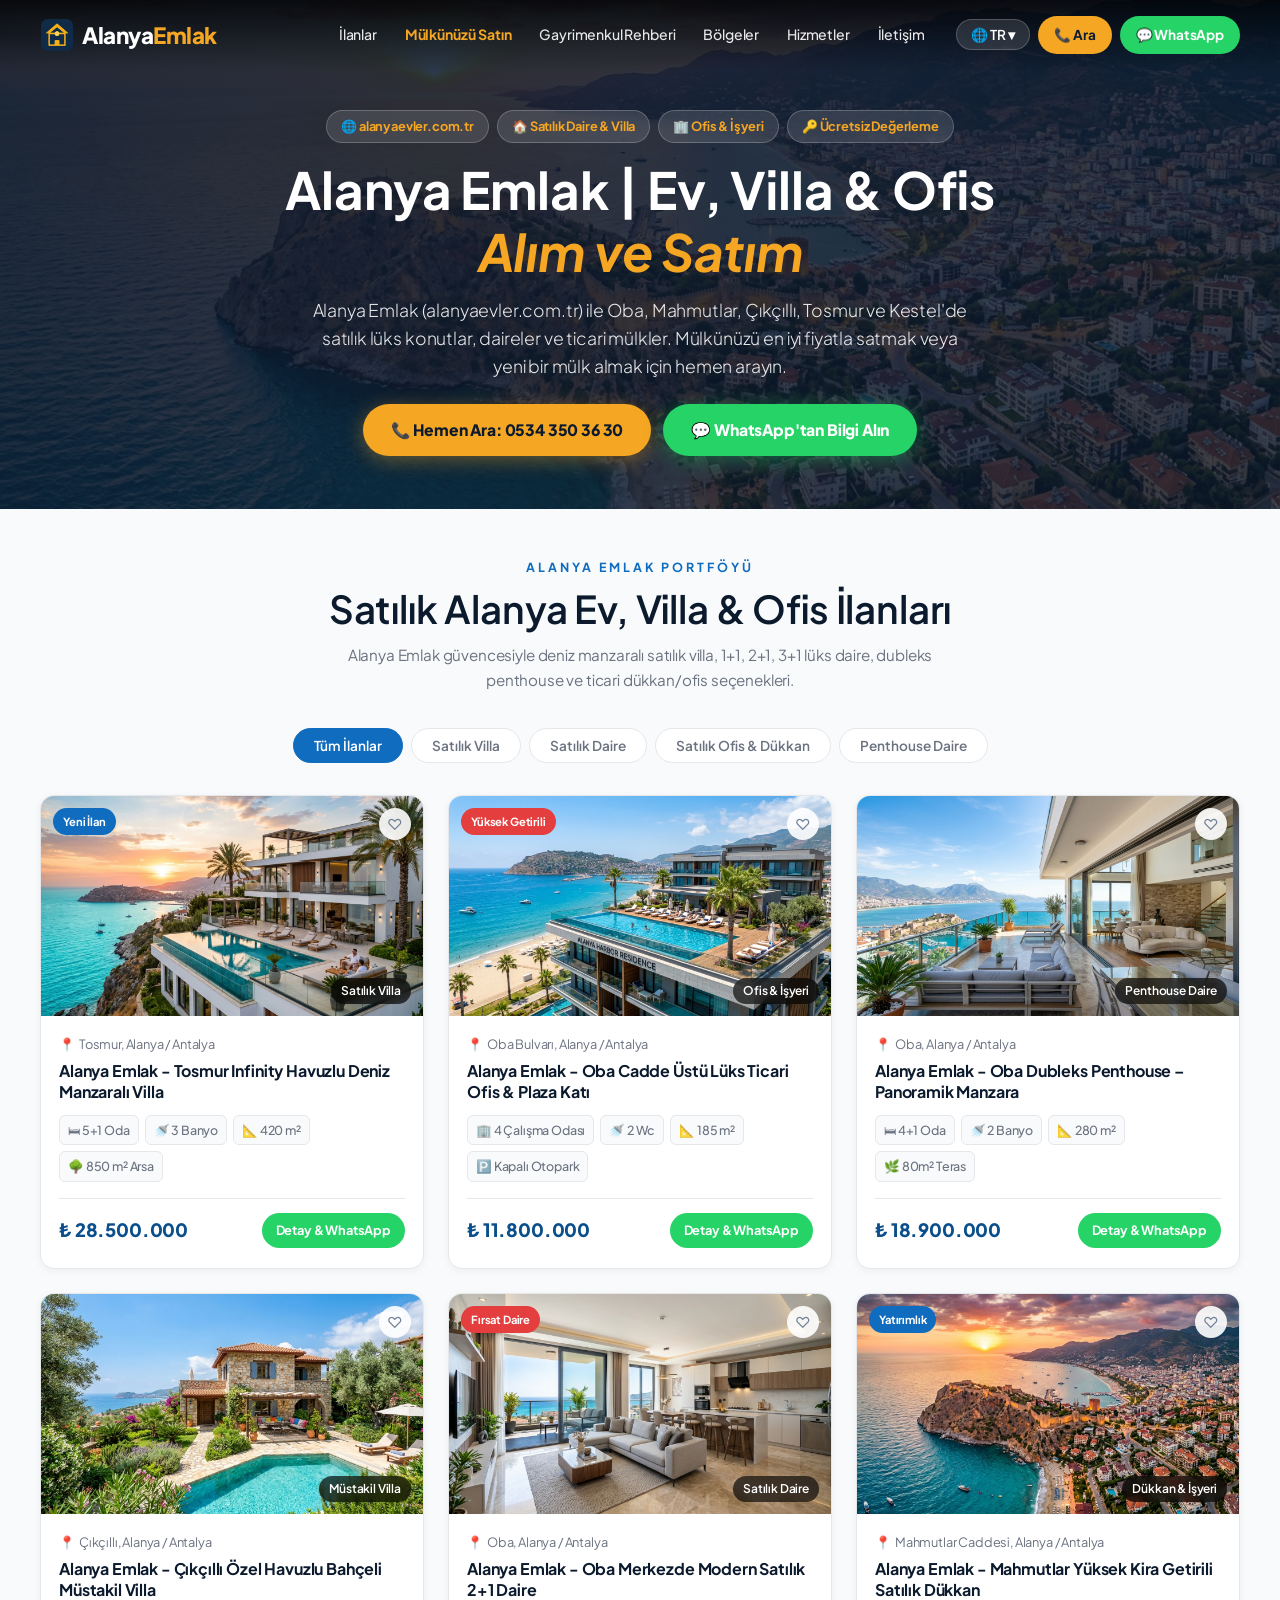
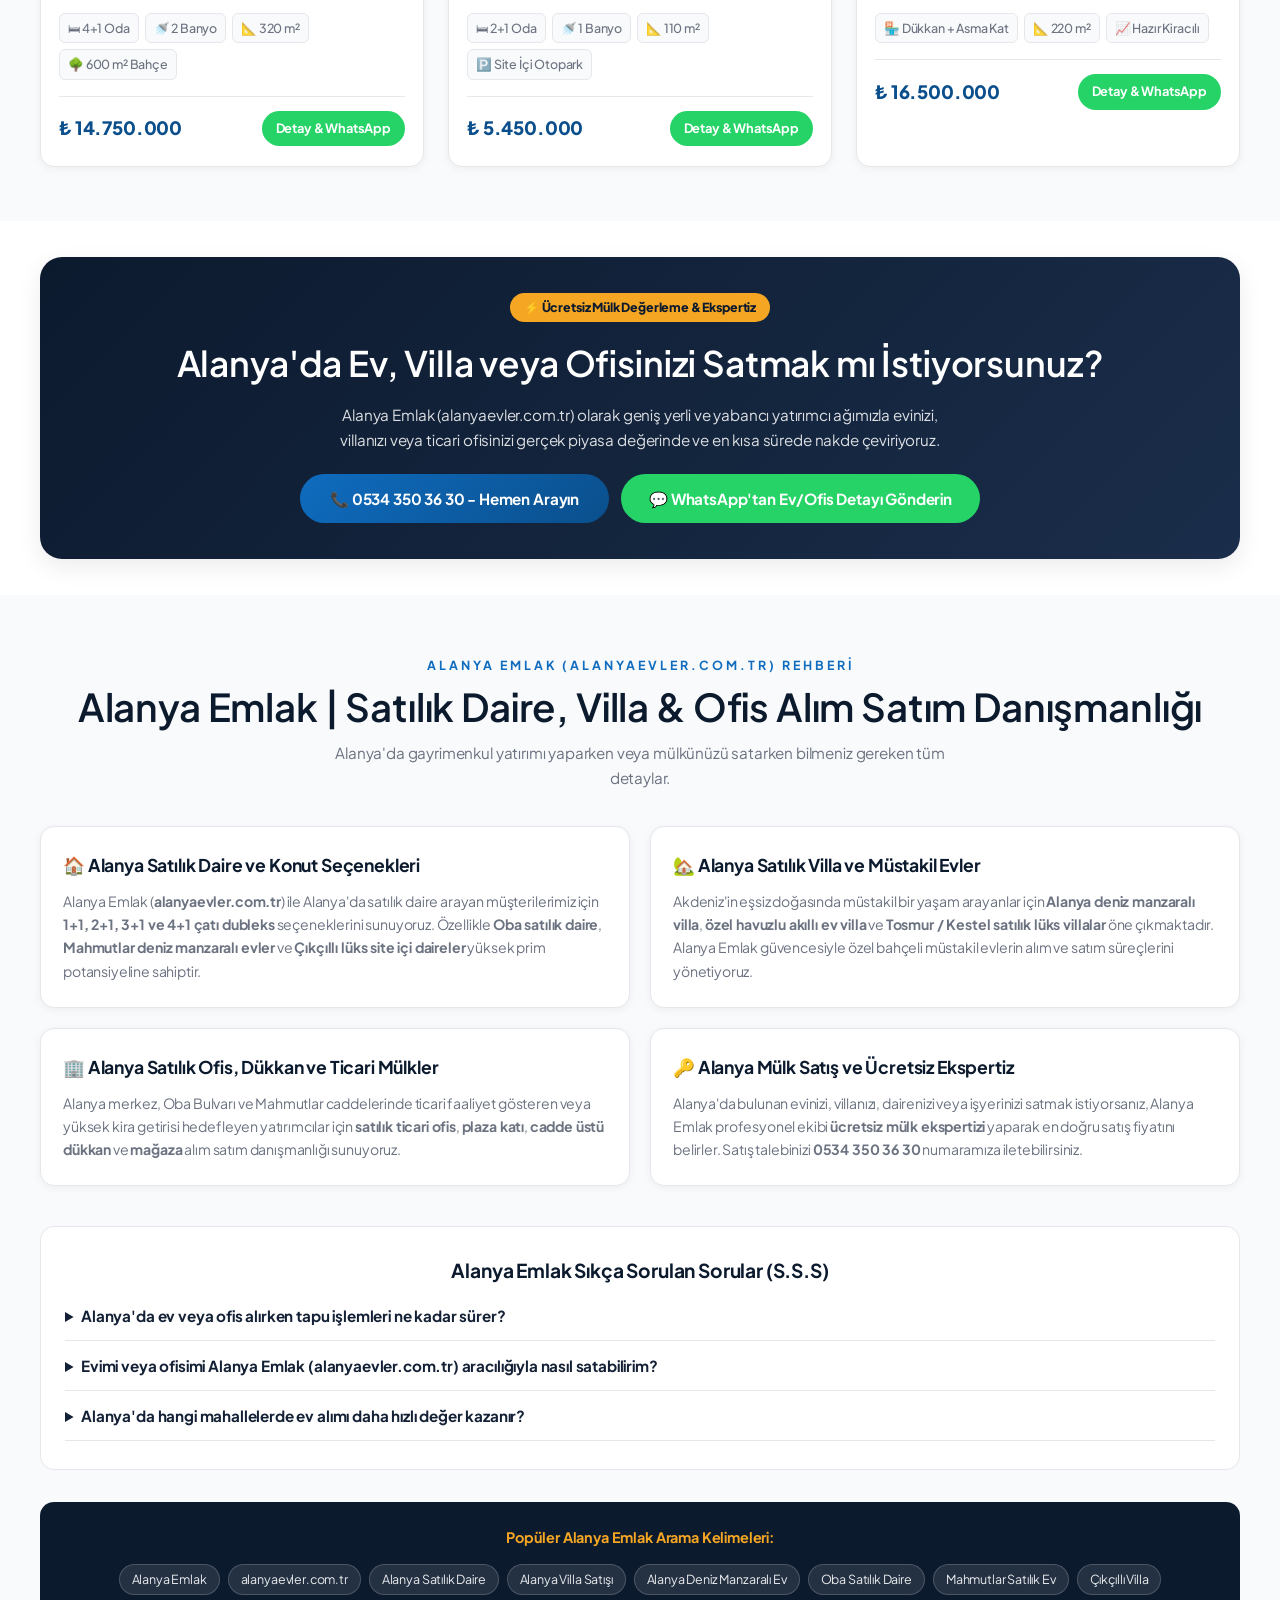
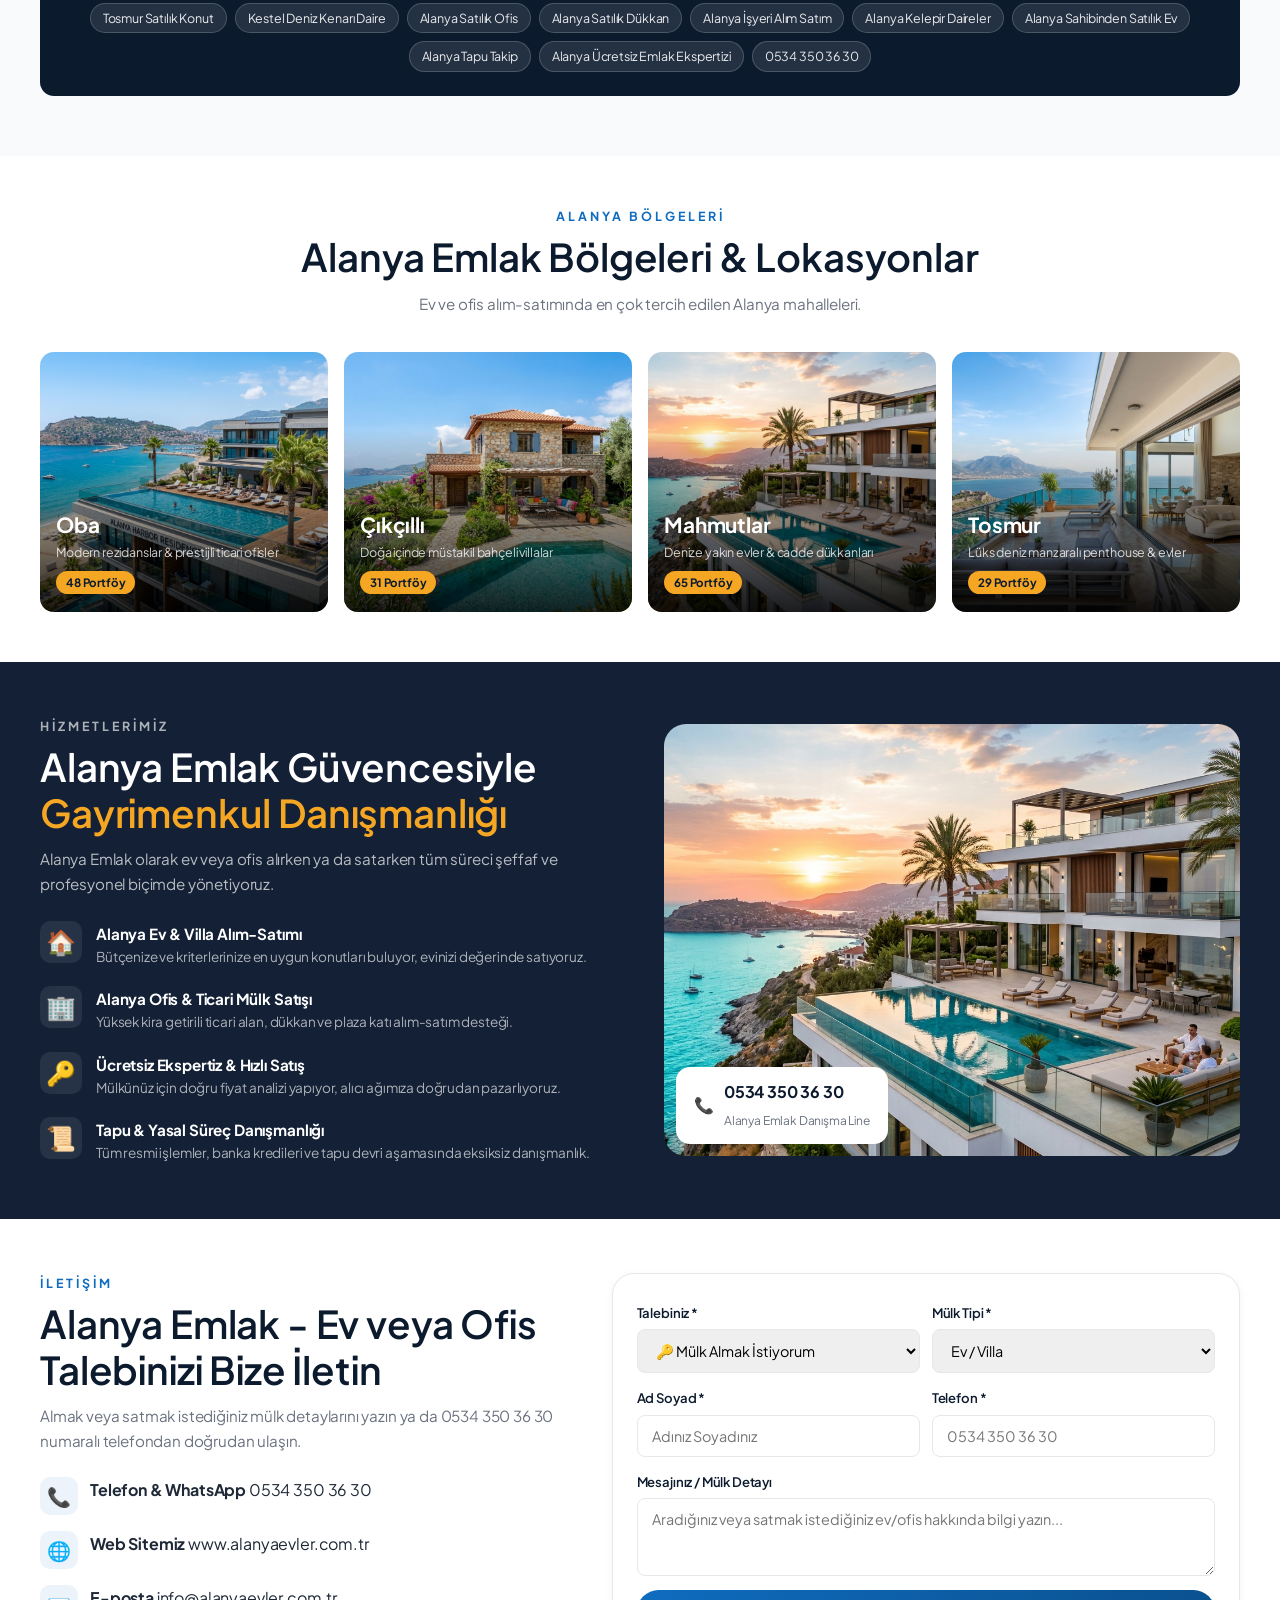
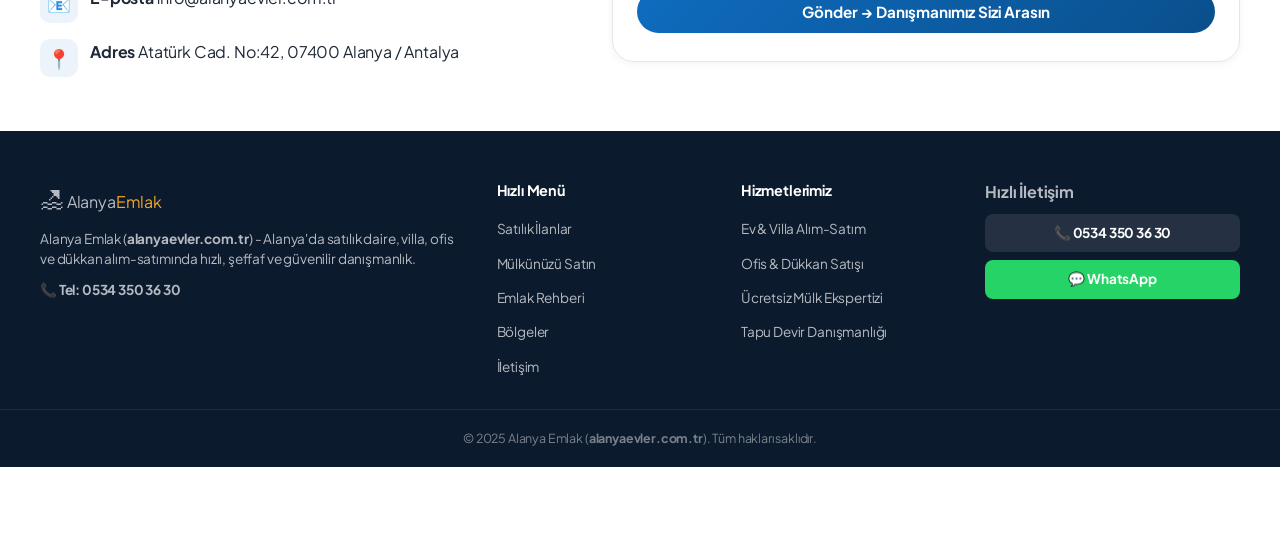
<file: index.html>
<!DOCTYPE html>
<html lang="tr">
<head>
  <!-- Google tag (gtag.js) -->
  <script async src="https://www.googletagmanager.com/gtag/js?id=AW-18306847725"></script>
  <script>
    window.dataLayer = window.dataLayer || [];
    function gtag(){dataLayer.push(arguments);}
    gtag('js', new Date());

    gtag('config', 'AW-18306847725');
  </script>

  <meta charset="UTF-8" />
  <meta name="viewport" content="width=device-width, initial-scale=1.0" />

  <!-- SEO Meta Tags -->
  <title>Alanya Emlak | Satılık Daire, Villa, Ofis & İşyeri – alanyaevler.com.tr</title>
  <meta name="description" content="Alanya Emlak (alanyaevler.com.tr) ile Alanya'da satılık daire, deniz manzaralı villa, penthouse ve ticari ofis alım satımı. Mülkünüzü değerinde satmak veya yeni bir ev almak için 0534 350 36 30 numaralı telefondan bize ulaşın." />
  <meta name="keywords" content="alanya emlak, alanyaevler.com.tr, alanya satılık daire, alanya villa satışı, alanya ev alımı, alanya ev satışı, alanya ofis satışı, alanya dükkan satılık, alanya oba satılık daire, alanya mahmutlar ev satışı, alanya cikcilli villa, alanya tosmur lüks daire, alanya kestel deniz manzaralı villa, alanya gayrimenkul danışmanı, alanya kelepir daire, alanya uygun fiyatlı evler, alanya yatırımlık dükkan, alanya deniz kenarı rezidans, alanya tapu devri danışmanlığı, alanya ücretsiz mülk değerleme, 0534 350 36 30" />
  <meta name="author" content="Alanya Emlak" />
  <meta name="robots" content="index, follow, max-image-preview:large, max-snippet:-1, max-video-preview:-1" />
  <meta name="google-site-verification" content="SbpFuB-q7W7WU42CqfBKwYfPBu1md57FYNaONwI0_yk" />
  <link rel="canonical" href="https://www.alanyaevler.com.tr/" />

  <!-- Favicon / Brand Icon -->
  <link rel="icon" type="image/svg+xml" href="/favicon.svg" />
  <link rel="icon" type="image/png" sizes="32x32" href="/favicon.png" />
  <link rel="icon" type="image/x-icon" href="/favicon.ico" />
  <link rel="apple-touch-icon" href="/apple-touch-icon.png" />

  <!-- Hreflang Tags for Multilingual SEO -->
  <link rel="alternate" hreflang="tr" href="https://www.alanyaevler.com.tr/" />
  <link rel="alternate" hreflang="en" href="https://www.alanyaevler.com.tr/en/" />
  <link rel="alternate" hreflang="ru" href="https://www.alanyaevler.com.tr/ru/" />
  <link rel="alternate" hreflang="de" href="https://www.alanyaevler.com.tr/de/" />
  <link rel="alternate" hreflang="x-default" href="https://www.alanyaevler.com.tr/" />

  <!-- Open Graph / Facebook / WhatsApp -->
  <meta property="og:type" content="website" />
  <meta property="og:locale" content="tr_TR" />
  <meta property="og:url" content="https://www.alanyaevler.com.tr/" />
  <meta property="og:site_name" content="Alanya Emlak" />
  <meta property="og:title" content="Alanya Emlak | Satılık Daire, Villa, Ofis & İşyeri Alım Satım" />
  <meta property="og:description" content="Alanya Emlak (alanyaevler.com.tr) - Alanya'da deniz manzaralı villa, satılık daire ve ticari ofis alım satımında en güvenilir marka. Tel: 0534 350 36 30" />
  <meta property="og:image" content="https://www.alanyaevler.com.tr/images/hero_banner.jpg" />

  <!-- Twitter Card -->
  <meta name="twitter:card" content="summary_large_image" />
  <meta name="twitter:title" content="Alanya Emlak | Satılık Daire, Villa & Ofis Alım Satımı" />
  <meta name="twitter:description" content="Alanya Emlak (alanyaevler.com.tr) ev ve ofis alım satım danışmanlığı. 0534 350 36 30" />
  <meta name="twitter:image" content="https://www.alanyaevler.com.tr/images/hero_banner.jpg" />

  <!-- Schema.org RealEstateAgent & FAQPage Structured Data -->
  <script type="application/ld+json">
  [
    {
      "@context": "https://schema.org",
      "@type": "RealEstateAgent",
      "@id": "https://www.alanyaevler.com.tr/#organization",
      "name": "Alanya Emlak",
      "url": "https://www.alanyaevler.com.tr/",
      "logo": "https://www.alanyaevler.com.tr/images/hero_banner.jpg",
      "image": "https://www.alanyaevler.com.tr/images/hero_banner.jpg",
      "telephone": "+90 534 350 36 30",
      "email": "info@alanyaevler.com.tr",
      "priceRange": "₺₺₺",
      "address": {
        "@type": "PostalAddress",
        "streetAddress": "Atatürk Cad. No:42",
        "addressLocality": "Alanya",
        "addressRegion": "Antalya",
        "postalCode": "07400",
        "addressCountry": "TR"
      },
      "geo": {
        "@type": "GeoCoordinates",
        "latitude": "36.543750",
        "longitude": "31.999820"
      },
      "areaServed": [
        "Alanya", "Oba", "Mahmutlar", "Çıkçıllı", "Tosmur", "Kestel", "Kargıcak", "Avsallar", "Konaklı"
      ],
      "openingHoursSpecification": {
        "@type": "OpeningHoursSpecification",
        "dayOfWeek": ["Monday", "Tuesday", "Wednesday", "Thursday", "Friday", "Saturday"],
        "opens": "09:00",
        "closes": "19:00"
      }
    },
    {
      "@context": "https://schema.org",
      "@type": "FAQPage",
      "mainEntity": [
        {
          "@type": "Question",
          "name": "Alanya'da ev veya ofisimi en hızlı nasıl satabilirim?",
          "acceptedAnswer": {
            "@type": "Answer",
            "text": "Alanya Emlak (alanyaevler.com.tr) olarak mülkünüze ücretsiz ekspertiz ve doğru fiyat değerlemesi yaparak, geniş alıcı portföyümüze sunuyoruz. 0534 350 36 30 numarasından veya WhatsApp'tan detayları iletebilirsiniz."
          }
        },
        {
          "@type": "Question",
          "name": "Alanya'da hangi bölgeler yatırım için avantajlıdır?",
          "acceptedAnswer": {
            "@type": "Answer",
            "text": "Oba, Mahmutlar, Tosmur, Çıkçıllı ve Kestel bölgeleri yüksek kira getirisi ve prim potansiyeliyle Alanya Emlak portföyünde en çok tercih edilen yatırım bölgeleridir."
          }
        },
        {
          "@type": "Question",
          "name": "Alanya'da satılık ticari ofis ve dükkan bulunuyor mu?",
          "acceptedAnswer": {
            "@type": "Answer",
            "text": "Evet, Alanya Emlak olarak Alanya merkez, Oba Bulvarı ve Mahmutlar caddelerinde yüksek kira getirili dükkan, plaza katı ve ticari ofis alım-satım danışmanlığı sunuyoruz."
          }
        }
      ]
    }
  ]
  </script>

  <!-- Google Fonts: Plus Jakarta Sans & Inter for professional warm readability -->
  <link rel="preconnect" href="https://fonts.googleapis.com" />
  <link rel="preconnect" href="https://fonts.gstatic.com" crossorigin />
  <link href="https://fonts.googleapis.com/css2?family=Plus+Jakarta+Sans:ital,wght@0,300;0,400;0,500;0,600;0,700;0,800;1,400;1,600&family=Inter:wght@400;500;600;700&display=swap" rel="stylesheet" />

  <link rel="stylesheet" href="style.css" />
</head>
<body>

  <!-- ===== NAVBAR ===== -->
  <header class="navbar" id="navbar">
    <div class="nav-container">
      <a href="#" class="logo" id="logo-link" aria-label="Alanya Emlak Ana Sayfa">
        <img src="/favicon.png" alt="Alanya Emlak" class="logo-img" style="width:34px;height:34px;border-radius:8px;object-fit:cover;" />
        <span class="logo-text">Alanya<span class="logo-accent">Emlak</span></span>
      </a>

      <nav class="nav-links" id="nav-links" aria-label="Ana Navigasyon">
        <a href="#ilanlar" class="nav-link">İlanlar</a>
        <a href="#mulk-sat" class="nav-link highlight-link">Mülkünüzü Satın</a>
        <a href="#seo-rehber" class="nav-link">Gayrimenkul Rehberi</a>
        <a href="#bolgeler" class="nav-link">Bölgeler</a>
        <a href="#hizmetler" class="nav-link">Hizmetler</a>
        <a href="#iletisim" class="nav-link">İletişim</a>
      </nav>

      <div class="nav-actions">
        <div class="lang-switcher" id="lang-switcher">
          <button class="lang-btn" aria-label="Dil Seçin" aria-expanded="false">🌐 TR ▾</button>
          <div class="lang-dropdown">
            <a href="/" class="lang-option active">🇹🇷 Türkçe</a>
            <a href="/en/" class="lang-option">🇬🇧 English</a>
            <a href="/ru/" class="lang-option">🇷🇺 Русский</a>
            <a href="/de/" class="lang-option">🇩🇪 Deutsch</a>
          </div>
        </div>
        <a href="tel:+905343503630" class="nav-cta nav-cta-call" id="nav-call-btn" aria-label="Hemen Ara">
          📞 Ara
        </a>
        <a href="https://wa.me/905343503630?text=Merhaba,%20Alanya%20Emlak%20üzerinden%20ev/ofis%20al%C4%B1m-sat%C4%B1m%C4%B1%20hakk%C4%B1nda%20bilgi%20almak%20istiyorum." class="nav-cta nav-cta-wp" id="nav-wp-btn" target="_blank" rel="noopener noreferrer" aria-label="WhatsApp İletişim">
          💬 WhatsApp
        </a>
      </div>

      <button class="hamburger" id="hamburger-btn" aria-label="Menü" aria-expanded="false">
        <span></span><span></span><span></span>
      </button>
    </div>
  </header>

  <!-- ===== HERO (COMPACT & CLEAN) ===== -->
  <section class="hero hero-compact" id="hero" aria-label="Ana Kapak">
    <div class="hero-bg">
      <img src="images/hero_banner.jpg" alt="Alanya Emlak alanyaevler.com.tr satılık daire ve villa gayrimenkul danışmanlığı" class="hero-img" loading="eager" />
      <div class="hero-overlay"></div>
    </div>

    <div class="hero-content">
      <div class="hero-tags">
        <span class="hero-tag">🌐 alanyaevler.com.tr</span>
        <span class="hero-tag">🏠 Satılık Daire & Villa</span>
        <span class="hero-tag">🏢 Ofis & İşyeri</span>
        <span class="hero-tag">🔑 Ücretsiz Değerleme</span>
      </div>

      <h1 class="hero-title">Alanya Emlak | Ev, Villa & Ofis<br><em>Alım ve Satım</em></h1>
      <p class="hero-subtitle">Alanya Emlak (alanyaevler.com.tr) ile Oba, Mahmutlar, Çıkçıllı, Tosmur ve Kestel'de satılık lüks konutlar, daireler ve ticari mülkler. Mülkünüzü en iyi fiyatla satmak veya yeni bir mülk almak için hemen arayın.</p>

      <!-- Hero Quick Contact Buttons -->
      <div class="hero-quick-btns">
        <a href="tel:+905343503630" class="btn-hero-call" id="hero-call-btn">
          📞 Hemen Ara: 0534 350 36 30
        </a>
        <a href="https://wa.me/905343503630?text=Merhaba,%20Alanya%20Emlak%20üzerinden%20bilgi%20almak%20istiyorum." class="btn-hero-wp" id="hero-wp-btn" target="_blank" rel="noopener noreferrer">
          💬 WhatsApp'tan Bilgi Alın
        </a>
      </div>
    </div>
  </section>

  <!-- ===== FEATURED LISTINGS ===== -->
  <section class="listings-section" id="ilanlar" aria-label="Öne Çıkan İlanlar">
    <div class="container">
      <div class="section-header">
        <p class="section-eyebrow">Alanya Emlak Portföyü</p>
        <h2 class="section-title">Satılık Alanya Ev, Villa & Ofis İlanları</h2>
        <p class="section-desc">Alanya Emlak güvencesiyle deniz manzaralı satılık villa, 1+1, 2+1, 3+1 lüks daire, dubleks penthouse ve ticari dükkan/ofis seçenekleri.</p>
      </div>

      <div class="filter-bar" role="tablist" aria-label="İlan Filtreleri">
        <button class="filter-btn active" data-filter="all" role="tab" aria-selected="true" id="filter-all">Tüm İlanlar</button>
        <button class="filter-btn" data-filter="villa" role="tab" aria-selected="false" id="filter-villa">Satılık Villa</button>
        <button class="filter-btn" data-filter="daire" role="tab" aria-selected="false" id="filter-daire">Satılık Daire</button>
        <button class="filter-btn" data-filter="ofis" role="tab" aria-selected="false" id="filter-ofis">Satılık Ofis & Dükkan</button>
        <button class="filter-btn" data-filter="penthouse" role="tab" aria-selected="false" id="filter-penthouse">Penthouse Daire</button>
      </div>

      <div class="listings-grid" id="listings-grid">

        <!-- Listing 1: Villa -->
        <article class="listing-card" data-type="villa" itemscope itemtype="https://schema.org/Accommodation">
          <div class="card-img-wrap">
            <img src="images/villa_deniz.jpg" alt="Alanya Emlak Tosmur deniz manzaralı satılık lüks müstakil villa" class="card-img" loading="lazy" itemprop="image" />
            <span class="card-badge badge-new">Yeni İlan</span>
            <span class="card-type">Satılık Villa</span>
            <button class="card-fav" aria-label="Favorilere ekle" data-id="1">♡</button>
          </div>
          <div class="card-body">
            <div class="card-location" itemprop="address">
              <span class="pin">📍</span> Tosmur, Alanya / Antalya
            </div>
            <h3 class="card-title" itemprop="name">Alanya Emlak - Tosmur Infinity Havuzlu Deniz Manzaralı Villa</h3>
            <div class="card-features">
              <span class="feat-item">🛏 5+1 Oda</span>
              <span class="feat-item">🚿 3 Banyo</span>
              <span class="feat-item">📐 420 m²</span>
              <span class="feat-item">🌳 850 m² Arsa</span>
            </div>
            <div class="card-footer">
              <span class="card-price" itemprop="price">₺ 28.500.000</span>
              <a href="https://wa.me/905343503630?text=Merhaba,%20Alanya%20Emlak%20Tosmur%20Villa%20ilan%C4%B1%20hakk%C4%B1nda%20bilgi%20almak%20istiyorum." target="_blank" rel="noopener noreferrer" class="card-btn" aria-label="İlan 1 WhatsApp Bilgi">Detay & WhatsApp</a>
            </div>
          </div>
        </article>

        <!-- Listing 2: Ofis & İşyeri -->
        <article class="listing-card" data-type="ofis" itemscope itemtype="https://schema.org/Accommodation">
          <div class="card-img-wrap">
            <img src="images/rezidans.jpg" alt="Alanya Emlak Oba bulvarı satılık ticari lüks ofis plaza dükkan" class="card-img" loading="lazy" itemprop="image" />
            <span class="card-badge badge-hot">Yüksek Getirili</span>
            <span class="card-type">Ofis & İşyeri</span>
            <button class="card-fav" aria-label="Favorilere ekle" data-id="2">♡</button>
          </div>
          <div class="card-body">
            <div class="card-location" itemprop="address">
              <span class="pin">📍</span> Oba Bulvarı, Alanya / Antalya
            </div>
            <h3 class="card-title" itemprop="name">Alanya Emlak - Oba Cadde Üstü Lüks Ticari Ofis & Plaza Katı</h3>
            <div class="card-features">
              <span class="feat-item">🏢 4 Çalışma Odası</span>
              <span class="feat-item">🚿 2 Wc</span>
              <span class="feat-item">📐 185 m²</span>
              <span class="feat-item">🅿️ Kapalı Otopark</span>
            </div>
            <div class="card-footer">
              <span class="card-price" itemprop="price">₺ 11.800.000</span>
              <a href="https://wa.me/905343503630?text=Merhaba,%20Alanya%20Emlak%20Oba%20Ofis%20ilan%C4%B1%20hakk%C4%B1nda%20bilgi%20almak%20istiyorum." target="_blank" rel="noopener noreferrer" class="card-btn" aria-label="Ofis İlanı Bilgi">Detay & WhatsApp</a>
            </div>
          </div>
        </article>

        <!-- Listing 3: Penthouse -->
        <article class="listing-card" data-type="penthouse" itemscope itemtype="https://schema.org/Accommodation">
          <div class="card-img-wrap">
            <img src="images/penthouse.jpg" alt="Alanya Emlak Oba panoramik deniz ve dağ manzaralı satılık penthouse daire" class="card-img" loading="lazy" itemprop="image" />
            <span class="card-type">Penthouse Daire</span>
            <button class="card-fav" aria-label="Favorilere ekle" data-id="3">♡</button>
          </div>
          <div class="card-body">
            <div class="card-location" itemprop="address">
              <span class="pin">📍</span> Oba, Alanya / Antalya
            </div>
            <h3 class="card-title" itemprop="name">Alanya Emlak - Oba Dubleks Penthouse – Panoramik Manzara</h3>
            <div class="card-features">
              <span class="feat-item">🛏 4+1 Oda</span>
              <span class="feat-item">🚿 2 Banyo</span>
              <span class="feat-item">📐 280 m²</span>
              <span class="feat-item">🌿 80m² Teras</span>
            </div>
            <div class="card-footer">
              <span class="card-price" itemprop="price">₺ 18.900.000</span>
              <a href="https://wa.me/905343503630?text=Merhaba,%20Alanya%20Emlak%20Oba%20Penthouse%20ilan%C4%B1%20hakk%C4%B1nda%20bilgi%20almak%20istiyorum." target="_blank" rel="noopener noreferrer" class="card-btn" aria-label="Penthouse İlanı Bilgi">Detay & WhatsApp</a>
            </div>
          </div>
        </article>

        <!-- Listing 4: Bahçeli Villa -->
        <article class="listing-card" data-type="villa" itemscope itemtype="https://schema.org/Accommodation">
          <div class="card-img-wrap">
            <img src="images/bahceli_villa.jpg" alt="Alanya Emlak Çıkçıllı müstakil bahçeli havuzlu satılık villa" class="card-img" loading="lazy" itemprop="image" />
            <span class="card-type">Müstakil Villa</span>
            <button class="card-fav" aria-label="Favorilere ekle" data-id="4">♡</button>
          </div>
          <div class="card-body">
            <div class="card-location" itemprop="address">
              <span class="pin">📍</span> Çıkçıllı, Alanya / Antalya
            </div>
            <h3 class="card-title" itemprop="name">Alanya Emlak - Çıkçıllı Özel Havuzlu Bahçeli Müstakil Villa</h3>
            <div class="card-features">
              <span class="feat-item">🛏 4+1 Oda</span>
              <span class="feat-item">🚿 2 Banyo</span>
              <span class="feat-item">📐 320 m²</span>
              <span class="feat-item">🌳 600 m² Bahçe</span>
            </div>
            <div class="card-footer">
              <span class="card-price" itemprop="price">₺ 14.750.000</span>
              <a href="https://wa.me/905343503630?text=Merhaba,%20Alanya%20Emlak%20Cikcilli%20Villa%20ilan%C4%B1%20hakk%C4%B1nda%20bilgi%20almak%20istiyorum." target="_blank" rel="noopener noreferrer" class="card-btn" aria-label="Villa Bilgi">Detay & WhatsApp</a>
            </div>
          </div>
        </article>

        <!-- Listing 5: Daire -->
        <article class="listing-card" data-type="daire" itemscope itemtype="https://schema.org/Accommodation">
          <div class="card-img-wrap">
            <img src="images/daire_oba.jpg" alt="Alanya Emlak Oba satılık 2+1 modern daire uygun fiyatlı emlak" class="card-img" loading="lazy" itemprop="image" />
            <span class="card-badge badge-hot">Fırsat Daire</span>
            <span class="card-type">Satılık Daire</span>
            <button class="card-fav" aria-label="Favorilere ekle" data-id="5">♡</button>
          </div>
          <div class="card-body">
            <div class="card-location" itemprop="address">
              <span class="pin">📍</span> Oba, Alanya / Antalya
            </div>
            <h3 class="card-title" itemprop="name">Alanya Emlak - Oba Merkezde Modern Satılık 2+1 Daire</h3>
            <div class="card-features">
              <span class="feat-item">🛏 2+1 Oda</span>
              <span class="feat-item">🚿 1 Banyo</span>
              <span class="feat-item">📐 110 m²</span>
              <span class="feat-item">🅿️ Site İçi Otopark</span>
            </div>
            <div class="card-footer">
              <span class="card-price" itemprop="price">₺ 5.450.000</span>
              <a href="https://wa.me/905343503630?text=Merhaba,%20Alanya%20Emlak%20Oba%202+1%20Daire%20ilan%C4%B1%20hakk%C4%B1nda%20bilgi%20almak%20istiyorum." target="_blank" rel="noopener noreferrer" class="card-btn" aria-label="Daire Bilgi">Detay & WhatsApp</a>
            </div>
          </div>
        </article>

        <!-- Listing 6: Ofis & Dükkan 2 -->
        <article class="listing-card" data-type="ofis" itemscope itemtype="https://schema.org/Accommodation">
          <div class="card-img-wrap">
            <img src="images/hero_banner.jpg" alt="Alanya Emlak Mahmutlar ana cadde üzerinde satılık dükkan işyeri ticari emlak" class="card-img" loading="lazy" itemprop="image" />
            <span class="card-badge badge-new">Yatırımlık</span>
            <span class="card-type">Dükkan & İşyeri</span>
            <button class="card-fav" aria-label="Favorilere ekle" data-id="6">♡</button>
          </div>
          <div class="card-body">
            <div class="card-location" itemprop="address">
              <span class="pin">📍</span> Mahmutlar Caddesi, Alanya / Antalya
            </div>
            <h3 class="card-title" itemprop="name">Alanya Emlak - Mahmutlar Yüksek Kira Getirili Satılık Dükkan</h3>
            <div class="card-features">
              <span class="feat-item">🏪 Dükkan + Asma Kat</span>
              <span class="feat-item">📐 220 m²</span>
              <span class="feat-item">📈 Hazır Kiracılı</span>
            </div>
            <div class="card-footer">
              <span class="card-price" itemprop="price">₺ 16.500.000</span>
              <a href="https://wa.me/905343503630?text=Merhaba,%20Alanya%20Emlak%20Mahmutlar%20Isyeri%20ilan%C4%B1%20hakk%C4%B1nda%20bilgi%20almak%20istiyorum." target="_blank" rel="noopener noreferrer" class="card-btn" aria-label="İşyeri Bilgi">Detay & WhatsApp</a>
            </div>
          </div>
        </article>

      </div>
    </div>
  </section>

  <!-- ===== SELL YOUR PROPERTY BANNER ===== -->
  <section class="mulk-sat-section" id="mulk-sat" aria-label="Ev veya Ofisinizi Satın">
    <div class="container">
      <div class="sell-banner">
        <div class="sell-banner-content">
          <span class="sell-badge">⚡ Ücretsiz Mülk Değerleme & Ekspertiz</span>
          <h2 class="sell-title">Alanya'da Ev, Villa veya Ofisinizi Satmak mı İstiyorsunuz?</h2>
          <p class="sell-desc">Alanya Emlak (alanyaevler.com.tr) olarak geniş yerli ve yabancı yatırımcı ağımızla evinizi, villanızı veya ticari ofisinizi gerçek piyasa değerinde ve en kısa sürede nakde çeviriyoruz.</p>
          <div class="sell-actions">
            <a href="tel:+905343503630" class="btn-primary sell-btn-call">
              📞 0534 350 36 30 - Hemen Arayın
            </a>
            <a href="https://wa.me/905343503630?text=Merhaba,%20Alanya%20Emlak%20arac%C4%B1l%C4%B1%C4%9F%C4%B1yla%20evimi/ofisimi%20satmak%20istiyorum.%20Fiyat%20de%C4%9Ferlemesi%20yapar%20m%C4%B1s%C4%B1n%C4%B1z?" target="_blank" rel="noopener noreferrer" class="btn-secondary sell-btn-wp">
              💬 WhatsApp'tan Ev/Ofis Detayı Gönderin
            </a>
          </div>
        </div>
      </div>
    </div>
  </section>

  <!-- ===== EXTENSIVE SEO REHBER & KEYWORD HUB SECTION ===== -->
  <section class="seo-guide-section" id="seo-rehber" aria-label="Alanya Emlak Rehberi">
    <div class="container">
      <div class="section-header">
        <p class="section-eyebrow">Alanya Emlak (alanyaevler.com.tr) Rehberi</p>
        <h2 class="section-title">Alanya Emlak | Satılık Daire, Villa & Ofis Alım Satım Danışmanlığı</h2>
        <p class="section-desc">Alanya'da gayrimenkul yatırımı yaparken veya mülkünüzü satarken bilmeniz gereken tüm detaylar.</p>
      </div>

      <div class="seo-grid">
        <article class="seo-card">
          <h3>🏠 Alanya Satılık Daire ve Konut Seçenekleri</h3>
          <p>Alanya Emlak (<strong>alanyaevler.com.tr</strong>) ile Alanya'da satılık daire arayan müşterilerimiz için <strong>1+1, 2+1, 3+1 ve 4+1 çatı dubleks</strong> seçeneklerini sunuyoruz. Özellikle <strong>Oba satılık daire</strong>, <strong>Mahmutlar deniz manzaralı evler</strong> ve <strong>Çıkçıllı lüks site içi daireler</strong> yüksek prim potansiyeline sahiptir.</p>
        </article>

        <article class="seo-card">
          <h3>🏡 Alanya Satılık Villa ve Müstakil Evler</h3>
          <p>Akdeniz'in eşsiz doğasında müstakil bir yaşam arayanlar için <strong>Alanya deniz manzaralı villa</strong>, <strong>özel havuzlu akıllı ev villa</strong> ve <strong>Tosmur / Kestel satılık lüks villalar</strong> öne çıkmaktadır. Alanya Emlak güvencesiyle özel bahçeli müstakil evlerin alım ve satım süreçlerini yönetiyoruz.</p>
        </article>

        <article class="seo-card">
          <h3>🏢 Alanya Satılık Ofis, Dükkan ve Ticari Mülkler</h3>
          <p>Alanya merkez, Oba Bulvarı ve Mahmutlar caddelerinde ticari faaliyet gösteren veya yüksek kira getirisi hedefleyen yatırımcılar için <strong>satılık ticari ofis</strong>, <strong>plaza katı</strong>, <strong>cadde üstü dükkan</strong> ve <strong>mağaza</strong> alım satım danışmanlığı sunuyoruz.</p>
        </article>

        <article class="seo-card">
          <h3>🔑 Alanya Mülk Satış ve Ücretsiz Ekspertiz</h3>
          <p>Alanya'da bulunan evinizi, villanızı, dairenizi veya işyerinizi satmak istiyorsanız, Alanya Emlak profesyonel ekibi <strong>ücretsiz mülk ekspertizi</strong> yaparak en doğru satış fiyatını belirler. Satış talebinizi <strong>0534 350 36 30</strong> numaramıza iletebilirsiniz.</p>
        </article>
      </div>

      <!-- FAQ Section -->
      <div class="seo-faq">
        <h3 class="faq-title">Alanya Emlak Sıkça Sorulan Sorular (S.S.S)</h3>
        <div class="faq-list">
          <details class="faq-item">
            <summary><strong>Alanya'da ev veya ofis alırken tapu işlemleri ne kadar sürer?</strong></summary>
            <p>Evrakların eksiksiz olması halinde Alanya Tapu Müdürlüğü'nde tapu devir işlemleri Alanya Emlak danışmanlığı ile 1 ila 3 iş günü içerisinde tamamlanmaktadır.</p>
          </details>
          <details class="faq-item">
            <summary><strong>Evimi veya ofisimi Alanya Emlak (alanyaevler.com.tr) aracılığıyla nasıl satabilirim?</strong></summary>
            <p>Bizi 0534 350 36 30 numaralı telefondan arayabilir veya WhatsApp üzerinden mülkünüzün konumunu ve fotoğraflarını gönderebilirsiniz. Ücretsiz değerleme sonrası mülkünüzü alıcılarımızla buluşturuyoruz.</p>
          </details>
          <details class="faq-item">
            <summary><strong>Alanya'da hangi mahallelerde ev alımı daha hızlı değer kazanır?</strong></summary>
            <p>Oba, Mahmutlar, Çıkçıllı, Tosmur ve Kestel bölgeleri Alanya'nın en hızlı gelişen ve yatırım değeri sürekli artan lokasyonlarıdır.</p>
          </details>
        </div>
      </div>

      <!-- Keyword Tags Cloud for SEO -->
      <div class="seo-tags-cloud">
        <h4>Popüler Alanya Emlak Arama Kelimeleri:</h4>
        <div class="tags-wrapper">
          <span class="tag">Alanya Emlak</span>
          <span class="tag">alanyaevler.com.tr</span>
          <span class="tag">Alanya Satılık Daire</span>
          <span class="tag">Alanya Villa Satışı</span>
          <span class="tag">Alanya Deniz Manzaralı Ev</span>
          <span class="tag">Oba Satılık Daire</span>
          <span class="tag">Mahmutlar Satılık Ev</span>
          <span class="tag">Çıkçıllı Villa</span>
          <span class="tag">Tosmur Satılık Konut</span>
          <span class="tag">Kestel Deniz Kenarı Daire</span>
          <span class="tag">Alanya Satılık Ofis</span>
          <span class="tag">Alanya Satılık Dükkan</span>
          <span class="tag">Alanya İşyeri Alım Satım</span>
          <span class="tag">Alanya Kelepir Daireler</span>
          <span class="tag">Alanya Sahibinden Satılık Ev</span>
          <span class="tag">Alanya Tapu Takip</span>
          <span class="tag">Alanya Ücretsiz Emlak Ekspertizi</span>
          <span class="tag">0534 350 36 30</span>
        </div>
      </div>

    </div>
  </section>

  <!-- ===== BOLGELER ===== -->
  <section class="bolgeler-section" id="bolgeler" aria-label="Bölgeler">
    <div class="container">
      <div class="section-header">
        <p class="section-eyebrow">Alanya Bölgeleri</p>
        <h2 class="section-title">Alanya Emlak Bölgeleri & Lokasyonlar</h2>
        <p class="section-desc">Ev ve ofis alım-satımında en çok tercih edilen Alanya mahalleleri.</p>
      </div>

      <div class="bolgeler-grid">
        <div class="bolge-card" id="bolge-oba" tabindex="0" aria-label="Oba bölgesi">
          <div class="bolge-img-wrap">
            <img src="images/rezidans.jpg" alt="Oba Alanya Emlak satılık daire ve lüks rezidanslar" class="bolge-img" loading="lazy"/>
            <div class="bolge-overlay">
              <h3 class="bolge-name">Oba</h3>
              <p class="bolge-desc">Modern rezidanslar & prestijli ticari ofisler</p>
              <span class="bolge-count">48 Portföy</span>
            </div>
          </div>
        </div>

        <div class="bolge-card" id="bolge-cikcilli" tabindex="0" aria-label="Çıkçıllı bölgesi">
          <div class="bolge-img-wrap">
            <img src="images/bahceli_villa.jpg" alt="Çıkçıllı Alanya Emlak satılık bahçeli villalar" class="bolge-img" loading="lazy"/>
            <div class="bolge-overlay">
              <h3 class="bolge-name">Çıkçıllı</h3>
              <p class="bolge-desc">Doğa içinde müstakil bahçeli villalar</p>
              <span class="bolge-count">31 Portföy</span>
            </div>
          </div>
        </div>

        <div class="bolge-card" id="bolge-mahmutlar" tabindex="0" aria-label="Mahmutlar bölgesi">
          <div class="bolge-img-wrap">
            <img src="images/villa_deniz.jpg" alt="Mahmutlar Alanya Emlak satılık daireler ve dükkanlar" class="bolge-img" loading="lazy"/>
            <div class="bolge-overlay">
              <h3 class="bolge-name">Mahmutlar</h3>
              <p class="bolge-desc">Denize yakın evler & cadde dükkanları</p>
              <span class="bolge-count">65 Portföy</span>
            </div>
          </div>
        </div>

        <div class="bolge-card" id="bolge-tosmur" tabindex="0" aria-label="Tosmur bölgesi">
          <div class="bolge-img-wrap">
            <img src="images/penthouse.jpg" alt="Tosmur Alanya Emlak lüks deniz manzaralı satılık evler" class="bolge-img" loading="lazy"/>
            <div class="bolge-overlay">
              <h3 class="bolge-name">Tosmur</h3>
              <p class="bolge-desc">Lüks deniz manzaralı penthouse & evler</p>
              <span class="bolge-count">29 Portföy</span>
            </div>
          </div>
        </div>
      </div>
    </div>
  </section>

  <!-- ===== WHY US ===== -->
  <section class="why-section" id="hizmetler" aria-label="Neden Biz">
    <div class="why-bg"></div>
    <div class="container why-inner">
      <div class="why-text">
        <p class="section-eyebrow light">Hizmetlerimiz</p>
        <h2 class="section-title light">Alanya Emlak Güvencesiyle <span class="accent-text">Gayrimenkul Danışmanlığı</span></h2>
        <p class="section-desc light">Alanya Emlak olarak ev veya ofis alırken ya da satarken tüm süreci şeffaf ve profesyonel biçimde yönetiyoruz.</p>

        <ul class="why-list">
          <li class="why-item">
            <span class="why-icon">🏠</span>
            <div>
              <strong>Alanya Ev & Villa Alım-Satımı</strong>
              <p>Bütçenize ve kriterlerinize en uygun konutları buluyor, evinizi değerinde satıyoruz.</p>
            </div>
          </li>
          <li class="why-item">
            <span class="why-icon">🏢</span>
            <div>
              <strong>Alanya Ofis & Ticari Mülk Satışı</strong>
              <p>Yüksek kira getirili ticari alan, dükkan ve plaza katı alım-satım desteği.</p>
            </div>
          </li>
          <li class="why-item">
            <span class="why-icon">🔑</span>
            <div>
              <strong>Ücretsiz Ekspertiz & Hızlı Satış</strong>
              <p>Mülkünüz için doğru fiyat analizi yapıyor, alıcı ağımıza doğrudan pazarlıyoruz.</p>
            </div>
          </li>
          <li class="why-item">
            <span class="why-icon">📜</span>
            <div>
              <strong>Tapu & Yasal Süreç Danışmanlığı</strong>
              <p>Tüm resmi işlemler, banka kredileri ve tapu devri aşamasında eksiksiz danışmanlık.</p>
            </div>
          </li>
        </ul>
      </div>

      <div class="why-visual">
        <div class="why-card-big">
          <img src="images/villa_deniz.jpg" alt="Alanya Emlak lüks villa satışı" class="why-img" loading="lazy" />
          <div class="why-badge-float">
            <span class="badge-icon">📞</span>
            <div>
              <strong>0534 350 36 30</strong>
              <small>Alanya Emlak Danışma Line</small>
            </div>
          </div>
        </div>
      </div>
    </div>
  </section>

  <!-- ===== CONTACT ===== -->
  <section class="contact-section" id="iletisim" aria-label="İletişim">
    <div class="container contact-inner">
      <div class="contact-info">
        <p class="section-eyebrow">İletişim</p>
        <h2 class="section-title">Alanya Emlak - Ev veya Ofis Talebinizi Bize İletin</h2>
        <p class="section-desc">Almak veya satmak istediğiniz mülk detaylarını yazın ya da 0534 350 36 30 numaralı telefondan doğrudan ulaşın.</p>

        <ul class="contact-details">
          <li>
            <span class="contact-icon">📞</span>
            <div>
              <strong>Telefon & WhatsApp</strong>
              <a href="tel:+905343503630" id="contact-phone-link">0534 350 36 30</a>
            </div>
          </li>
          <li>
            <span class="contact-icon">🌐</span>
            <div>
              <strong>Web Sitemiz</strong>
              <a href="https://www.alanyaevler.com.tr" id="contact-web-link">www.alanyaevler.com.tr</a>
            </div>
          </li>
          <li>
            <span class="contact-icon">📧</span>
            <div>
              <strong>E-posta</strong>
              <a href="mailto:info@alanyaevler.com.tr" id="contact-email-link">info@alanyaevler.com.tr</a>
            </div>
          </li>
          <li>
            <span class="contact-icon">📍</span>
            <div>
              <strong>Adres</strong>
              <span>Atatürk Cad. No:42, 07400 Alanya / Antalya</span>
            </div>
          </li>
        </ul>
      </div>

      <form class="contact-form" id="contact-form" novalidate aria-label="İletişim Formu">
        <div class="form-row">
          <div class="form-group">
            <label for="form-intent">Talebiniz *</label>
            <select id="form-intent" name="intent" required>
              <option value="alım">🔑 Mülk Almak İstiyorum</option>
              <option value="satım">💰 Mülkümü Satmak İstiyorum</option>
            </select>
          </div>
          <div class="form-group">
            <label for="form-interest">Mülk Tipi *</label>
            <select id="form-interest" name="interest" required>
              <option value="ev">Ev / Villa</option>
              <option value="daire">Daire</option>
              <option value="ofis">Ofis / İşyeri / Dükkan</option>
              <option value="penthouse">Penthouse</option>
            </select>
          </div>
        </div>

        <div class="form-row">
          <div class="form-group">
            <label for="form-name">Ad Soyad *</label>
            <input type="text" id="form-name" name="name" placeholder="Adınız Soyadınız" required autocomplete="name" />
          </div>
          <div class="form-group">
            <label for="form-phone">Telefon *</label>
            <input type="tel" id="form-phone" name="phone" placeholder="0534 350 36 30" required autocomplete="tel" />
          </div>
        </div>

        <div class="form-group">
          <label for="form-message">Mesajınız / Mülk Detayı</label>
          <textarea id="form-message" name="message" rows="3" placeholder="Aradığınız veya satmak istediğiniz ev/ofis hakkında bilgi yazın..."></textarea>
        </div>
        <button type="submit" class="btn-primary w-full" id="contact-submit-btn">Gönder → Danışmanımız Sizi Arasın</button>
        <div class="form-success" id="form-success" style="display:none;">
          ✅ Talebiniz Alanya Emlak tarafına ulaştı! En kısa sürede sizinle iletişime geçeceğiz.
        </div>
      </form>
    </div>
  </section>

  <!-- ===== FOOTER ===== -->
  <footer class="footer" aria-label="Site Alt Bilgisi">
    <div class="container footer-inner">
      <div class="footer-brand">
        <span class="logo-icon">🏖</span>
        <span class="logo-text">Alanya<span class="logo-accent">Emlak</span></span>
        <p>Alanya Emlak (<strong>alanyaevler.com.tr</strong>) - Alanya'da satılık daire, villa, ofis ve dükkan alım-satımında hızlı, şeffaf ve güvenilir danışmanlık.</p>
        <p><strong>📞 Tel: 0534 350 36 30</strong></p>
      </div>

      <div class="footer-links">
        <h4>Hızlı Menü</h4>
        <ul>
          <li><a href="#ilanlar">Satılık İlanlar</a></li>
          <li><a href="#mulk-sat">Mülkünüzü Satın</a></li>
          <li><a href="#seo-rehber">Emlak Rehberi</a></li>
          <li><a href="#bolgeler">Bölgeler</a></li>
          <li><a href="#iletisim">İletişim</a></li>
        </ul>
      </div>

      <div class="footer-links">
        <h4>Hizmetlerimiz</h4>
        <ul>
          <li><a href="#hizmetler">Ev & Villa Alım-Satım</a></li>
          <li><a href="#hizmetler">Ofis & Dükkan Satışı</a></li>
          <li><a href="#mulk-sat">Ücretsiz Mülk Ekspertizi</a></li>
          <li><a href="#hizmetler">Tapu Devir Danışmanlığı</a></li>
        </ul>
      </div>

      <div class="footer-social">
        <h4>Hızlı İletişim</h4>
        <div class="footer-quick-contacts">
          <a href="tel:+905343503630" class="btn-footer-contact">📞 0534 350 36 30</a>
          <a href="https://wa.me/905343503630" target="_blank" rel="noopener noreferrer" class="btn-footer-contact wp">💬 WhatsApp</a>
        </div>
      </div>
    </div>

    <div class="footer-bottom">
      <p>© 2025 Alanya Emlak (<strong>alanyaevler.com.tr</strong>). Tüm hakları saklıdır.</p>
    </div>
  </footer>

  <!-- ===== STICKY MOBILE BOTTOM BAR ===== -->
  <div class="mobile-sticky-bar" id="mobile-sticky-bar">
    <a href="tel:+905343503630" class="mobile-bar-btn bar-call">
      📞 Ara: 0534 350 36 30
    </a>
    <a href="https://wa.me/905343503630?text=Merhaba,%20Alanya%20Emlak%20üzerinden%20bilgi%20almak%20istiyorum." target="_blank" rel="noopener noreferrer" class="mobile-bar-btn bar-wp">
      💬 WhatsApp
    </a>
  </div>

  <script src="main.js"></script>
</body>
</html>
</file>
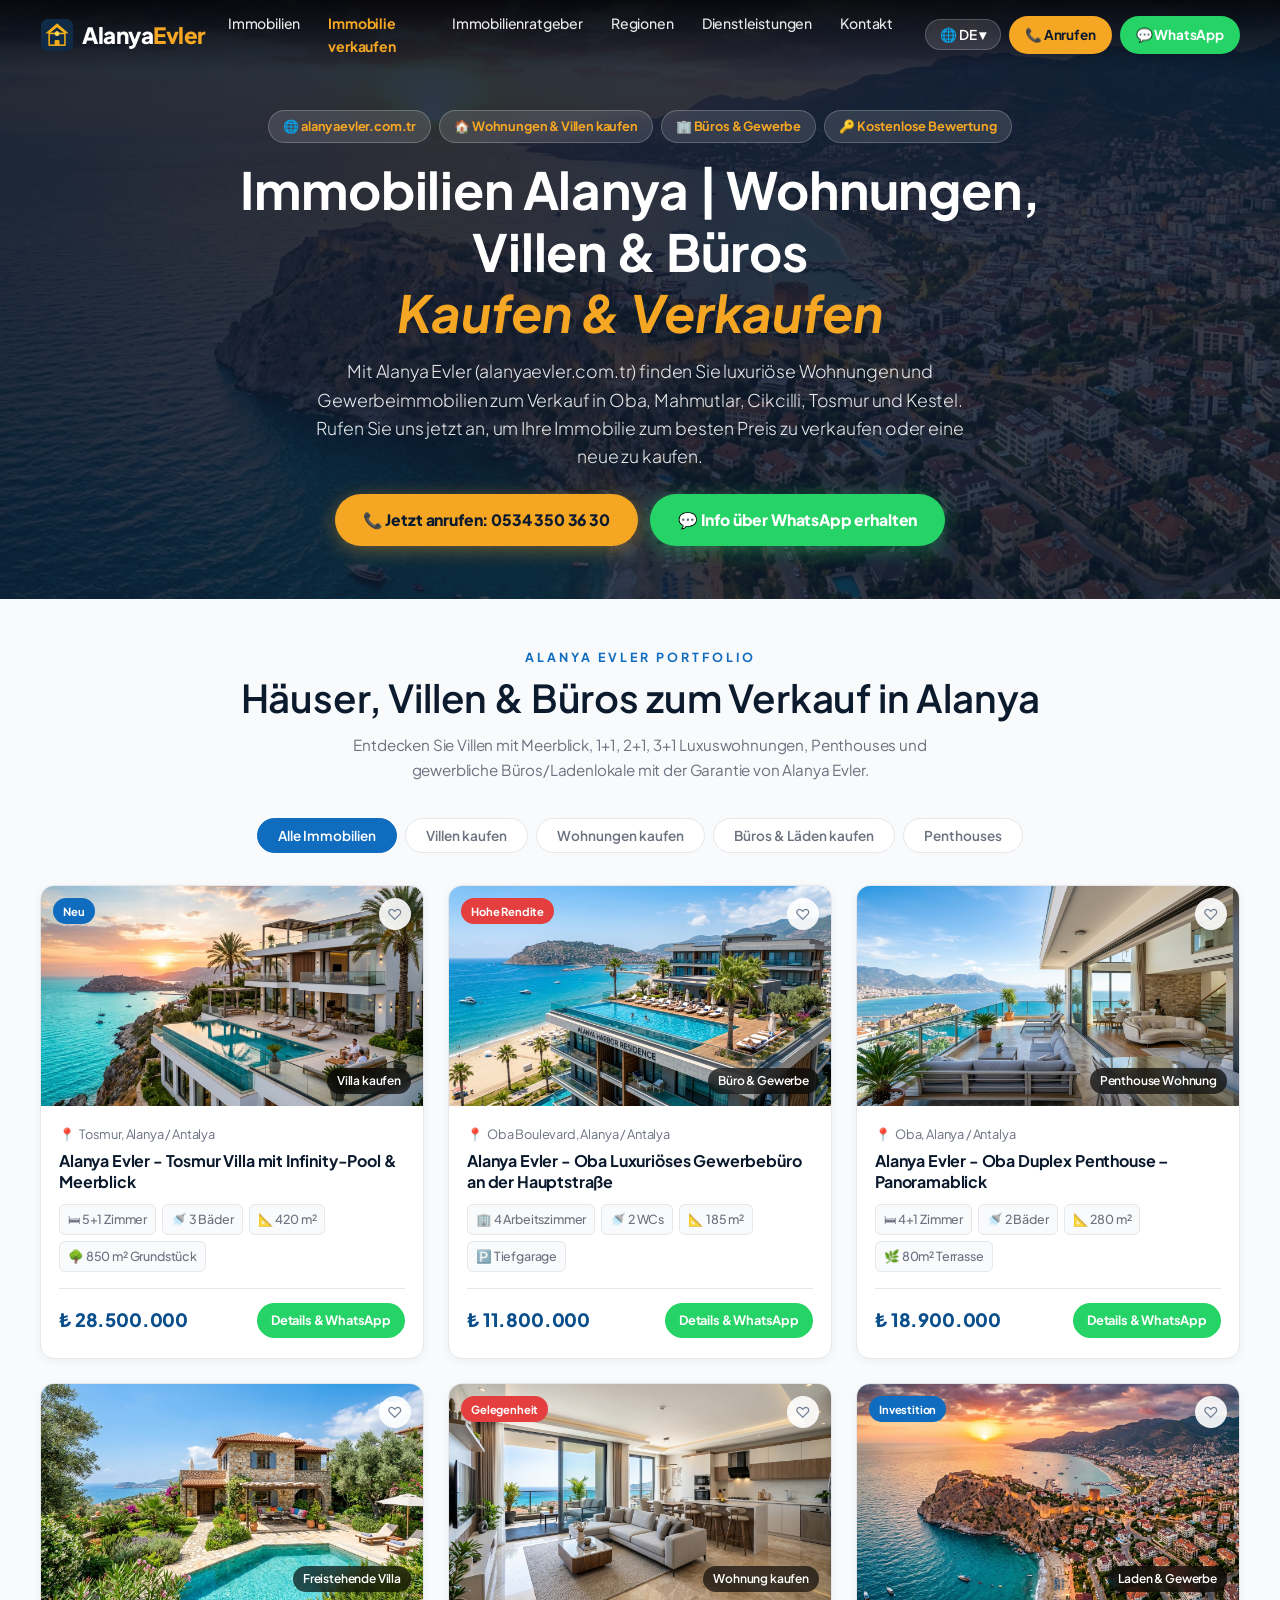
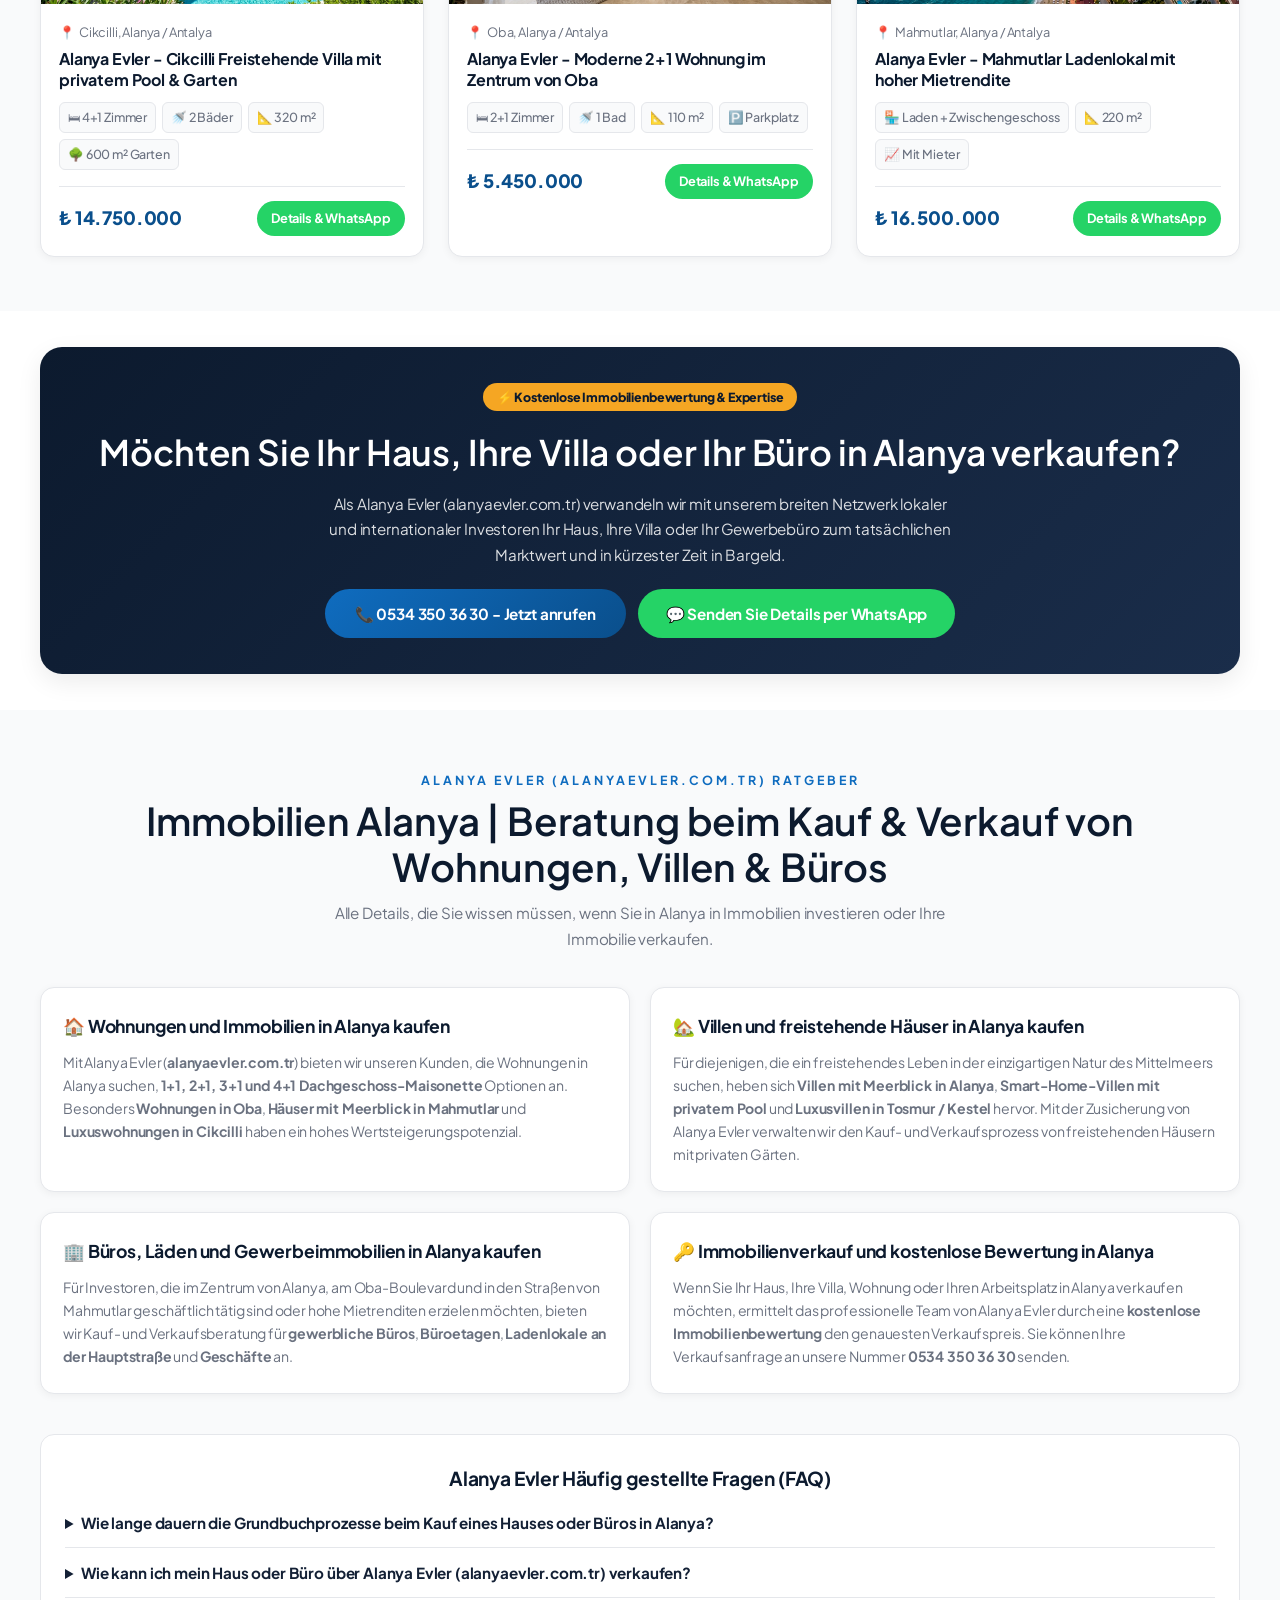
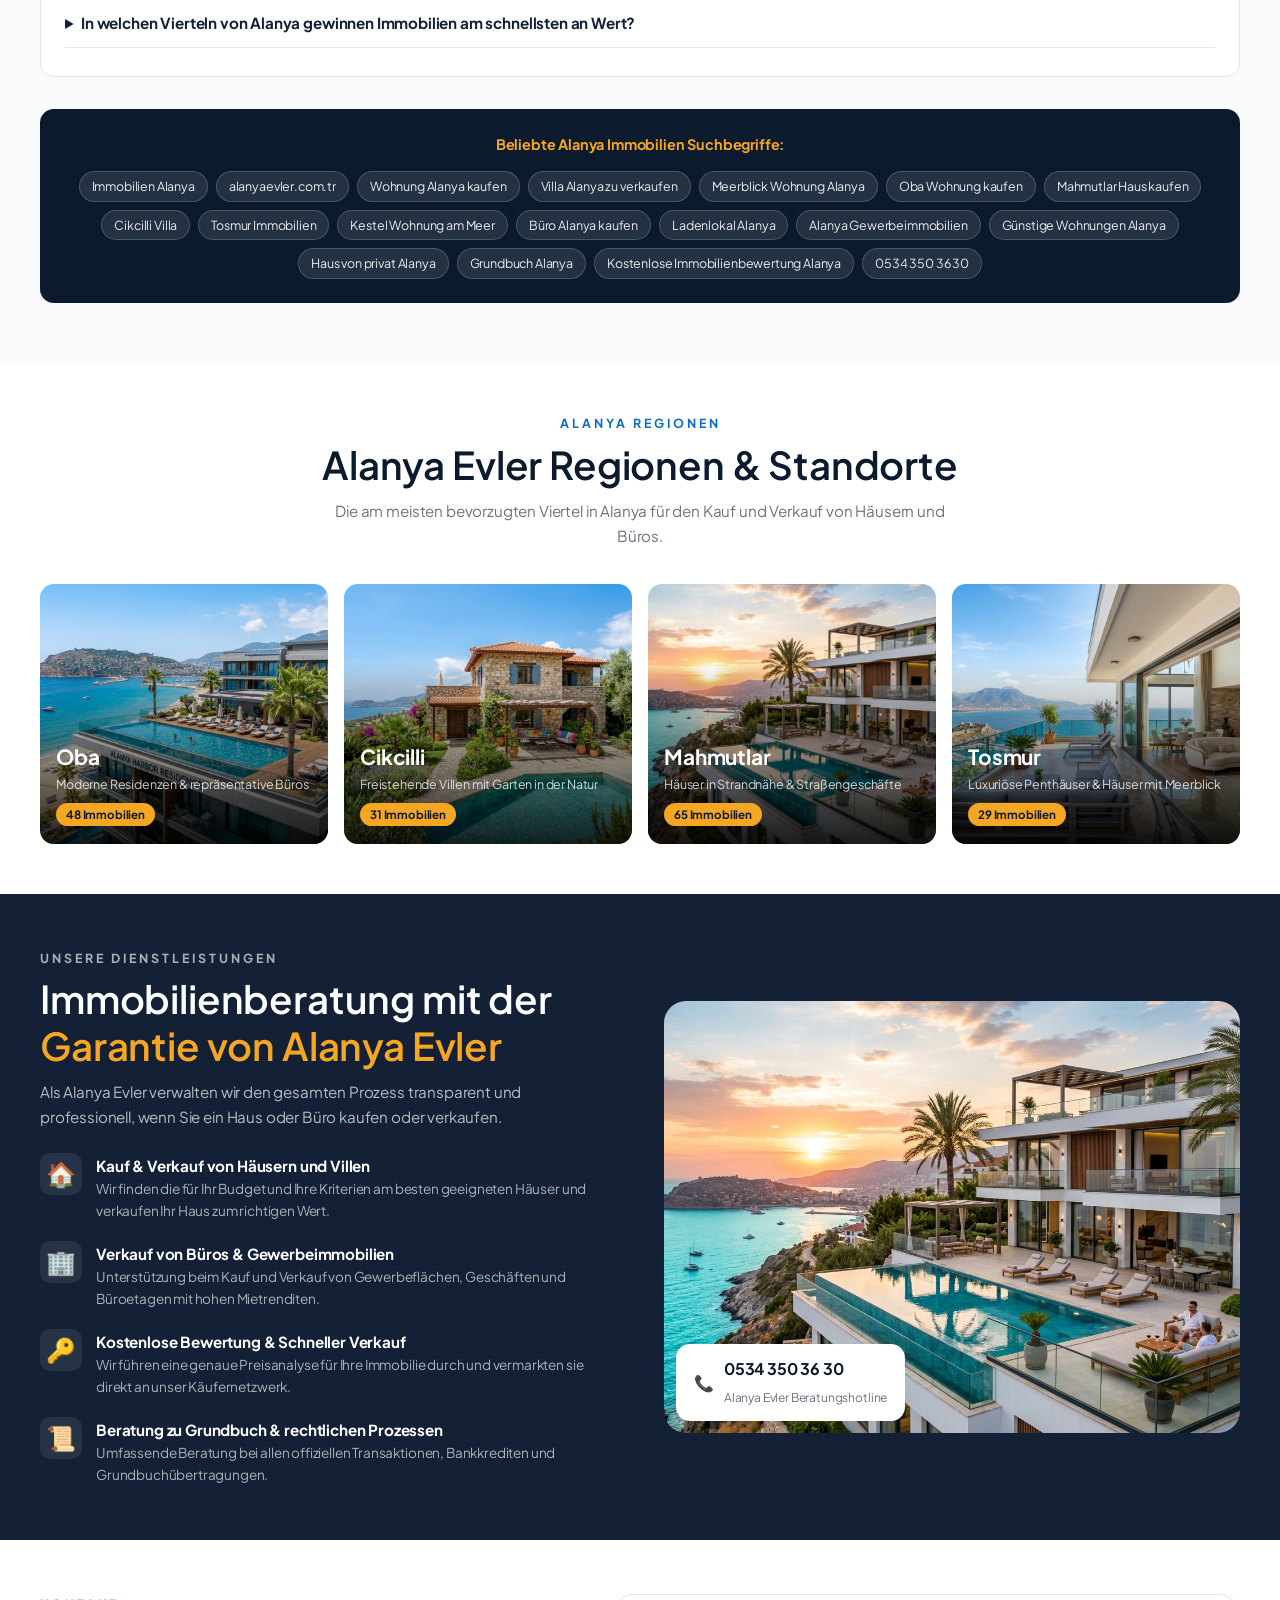
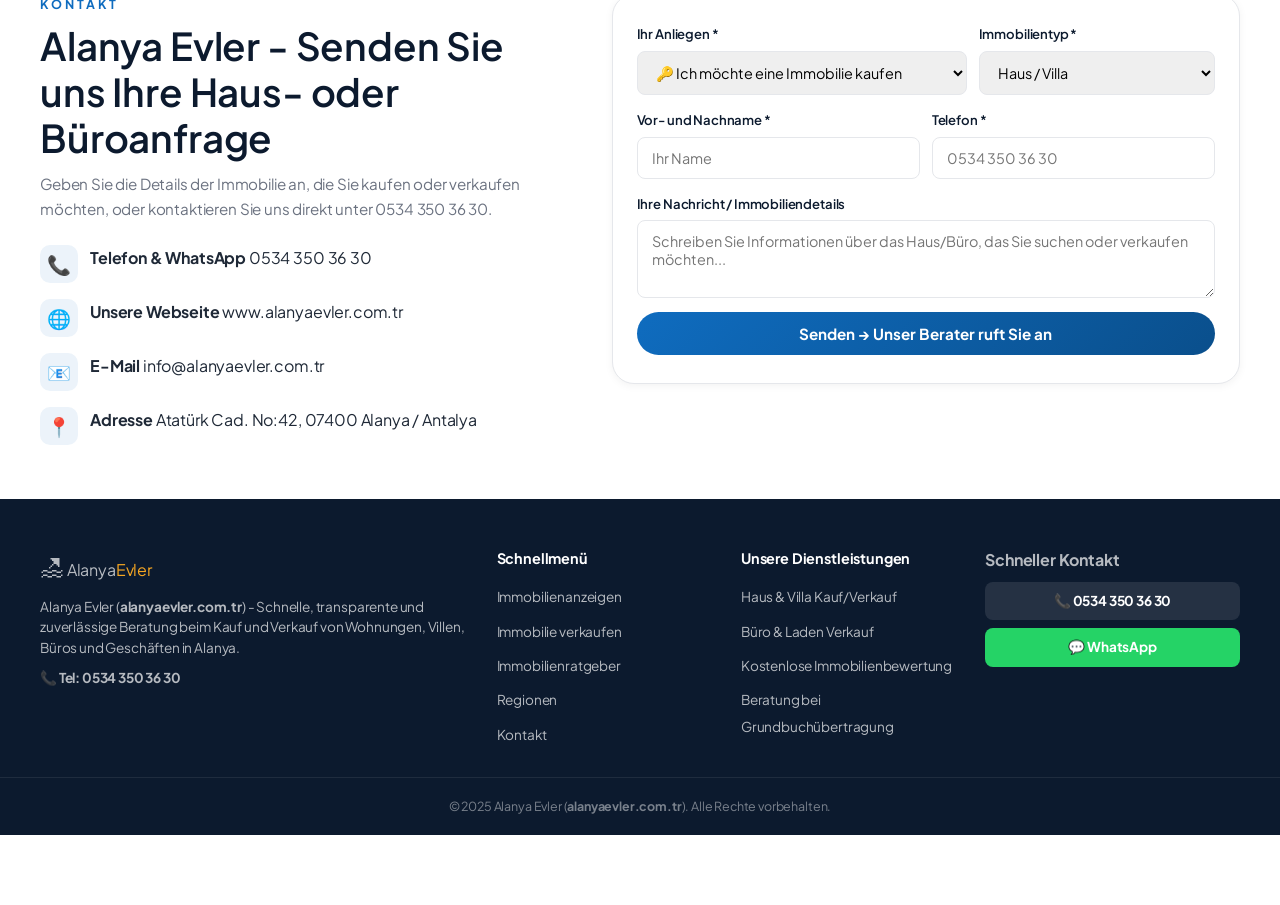
<file: de/index.html>
<!DOCTYPE html>
<html lang="de">
<head>
  <!-- Google tag (gtag.js) -->
  <script async src="https://www.googletagmanager.com/gtag/js?id=AW-18306847725"></script>
  <script>
    window.dataLayer = window.dataLayer || [];
    function gtag(){dataLayer.push(arguments);}
    gtag('js', new Date());

    gtag('config', 'AW-18306847725');
  </script>

  <meta charset="UTF-8" />
  <meta name="viewport" content="width=device-width, initial-scale=1.0" />

  <!-- SEO Meta Tags -->
  <title>Immobilien Alanya | Wohnungen, Villen & Büros zum Verkauf – alanyaevler.com.tr</title>
  <meta name="description" content="Immobilien Alanya (alanyaevler.com.tr) - Kaufen und Verkaufen von Wohnungen, Villen mit Meerblick, Penthouses und gewerblichen Büros in Alanya. Kontaktieren Sie uns unter 0534 350 36 30, um Ihre Immobilie zum besten Preis zu verkaufen oder ein neues Zuhause zu kaufen." />
  <meta name="keywords" content="Immobilien Alanya, alanyaevler.com.tr, Wohnung Alanya kaufen, Villa Alanya zu verkaufen, Meerblick Wohnung Alanya, Immobilien Türkei kaufen, Haus in Alanya kaufen, Büro Alanya kaufen, Ladenlokal Alanya, Oba Wohnung kaufen, Mahmutlar Immobilien, Cikcilli Villa, Tosmur Luxuswohnung, Kestel Meerblick Villa, Immobilienmakler Alanya, günstige Immobilien Alanya, Anlageimmobilien Türkei, Strandresidenz Alanya, Grundbuchamt Beratung Alanya, kostenlose Immobilienbewertung, 0534 350 36 30" />
  <meta name="author" content="Alanya Evler" />
  <meta name="robots" content="index, follow, max-image-preview:large, max-snippet:-1, max-video-preview:-1" />
  <meta name="google-site-verification" content="SbpFuB-q7W7WU42CqfBKwYfPBu1md57FYNaONwI0_yk" />
  <link rel="canonical" href="https://www.alanyaevler.com.tr/de/" />

  <!-- Favicon / Brand Icon -->
  <link rel="icon" type="image/svg+xml" href="../favicon.svg" />
  <link rel="icon" type="image/png" sizes="32x32" href="../favicon.png" />
  <link rel="icon" type="image/x-icon" href="../favicon.ico" />
  <link rel="apple-touch-icon" href="../apple-touch-icon.png" />

  <!-- Hreflang Tags for Multilingual SEO -->
  <link rel="alternate" hreflang="tr" href="https://www.alanyaevler.com.tr/" />
  <link rel="alternate" hreflang="en" href="https://www.alanyaevler.com.tr/en/" />
  <link rel="alternate" hreflang="ru" href="https://www.alanyaevler.com.tr/ru/" />
  <link rel="alternate" hreflang="de" href="https://www.alanyaevler.com.tr/de/" />
  <link rel="alternate" hreflang="x-default" href="https://www.alanyaevler.com.tr/" />

  <!-- Open Graph / Facebook / WhatsApp -->
  <meta property="og:type" content="website" />
  <meta property="og:locale" content="de_DE" />
  <meta property="og:url" content="https://www.alanyaevler.com.tr/de/" />
  <meta property="og:site_name" content="Alanya Evler" />
  <meta property="og:title" content="Immobilien Alanya | Wohnungen, Villen & Büros zum Verkauf" />
  <meta property="og:description" content="Alanya Evler (alanyaevler.com.tr) - Die zuverlässigste Marke für den Kauf und Verkauf von Villen mit Meerblick, Wohnungen und gewerblichen Büros in Alanya. Tel: 0534 350 36 30" />
  <meta property="og:image" content="https://www.alanyaevler.com.tr/images/hero_banner.jpg" />

  <!-- Twitter Card -->
  <meta name="twitter:card" content="summary_large_image" />
  <meta name="twitter:title" content="Immobilien Alanya | Kauf & Verkauf von Wohnungen, Villen & Büros" />
  <meta name="twitter:description" content="Alanya Evler (alanyaevler.com.tr) Beratung für den Kauf und Verkauf von Immobilien. 0534 350 36 30" />
  <meta name="twitter:image" content="https://www.alanyaevler.com.tr/images/hero_banner.jpg" />

  <!-- Schema.org RealEstateAgent & FAQPage Structured Data -->
  <script type="application/ld+json">
  [
    {
      "@context": "https://schema.org",
      "@type": "RealEstateAgent",
      "@id": "https://www.alanyaevler.com.tr/#organization",
      "name": "Alanya Evler",
      "url": "https://www.alanyaevler.com.tr/de/",
      "logo": "https://www.alanyaevler.com.tr/images/hero_banner.jpg",
      "image": "https://www.alanyaevler.com.tr/images/hero_banner.jpg",
      "telephone": "+90 534 350 36 30",
      "email": "info@alanyaevler.com.tr",
      "priceRange": "₺₺₺",
      "address": {
        "@type": "PostalAddress",
        "streetAddress": "Atatürk Cad. No:42",
        "addressLocality": "Alanya",
        "addressRegion": "Antalya",
        "postalCode": "07400",
        "addressCountry": "TR"
      },
      "geo": {
        "@type": "GeoCoordinates",
        "latitude": "36.543750",
        "longitude": "31.999820"
      },
      "areaServed": [
        "Alanya", "Oba", "Mahmutlar", "Çıkçıllı", "Tosmur", "Kestel", "Kargıcak", "Avsallar", "Konaklı"
      ],
      "openingHoursSpecification": {
        "@type": "OpeningHoursSpecification",
        "dayOfWeek": ["Monday", "Tuesday", "Wednesday", "Thursday", "Friday", "Saturday"],
        "opens": "09:00",
        "closes": "19:00"
      }
    },
    {
      "@context": "https://schema.org",
      "@type": "FAQPage",
      "mainEntity": [
        {
          "@type": "Question",
          "name": "Wie kann ich meine Wohnung oder mein Büro in Alanya am schnellsten verkaufen?",
          "acceptedAnswer": {
            "@type": "Answer",
            "text": "Als Alanya Evler (alanyaevler.com.tr) bieten wir eine kostenlose Immobilienbewertung an und präsentieren Ihre Immobilie unserem großen Käuferportfolio zum richtigen Preis. Sie können uns unter 0534 350 36 30 oder per WhatsApp für weitere Details kontaktieren."
          }
        },
        {
          "@type": "Question",
          "name": "Welche Regionen in Alanya sind für Investitionen vorteilhaft?",
          "acceptedAnswer": {
            "@type": "Answer",
            "text": "Die Regionen Oba, Mahmutlar, Tosmur, Cikcilli und Kestel gehören aufgrund ihrer hohen Mietrenditen und Wertsteigerungspotenziale zu den bevorzugtesten Investitionsregionen im Portfolio von Alanya Evler."
          }
        },
        {
          "@type": "Question",
          "name": "Gibt es gewerbliche Büros und Ladenlokale in Alanya zu kaufen?",
          "acceptedAnswer": {
            "@type": "Answer",
            "text": "Ja, als Alanya Evler bieten wir Kauf- und Verkaufsberatung für Ladenlokale, Büroetagen und gewerbliche Büros mit hohen Mietrenditen im Zentrum von Alanya, am Oba-Boulevard und in den Straßen von Mahmutlar an."
          }
        }
      ]
    }
  ]
  </script>

  <!-- Google Fonts: Plus Jakarta Sans & Inter for professional warm readability -->
  <link rel="preconnect" href="https://fonts.googleapis.com" />
  <link rel="preconnect" href="https://fonts.gstatic.com" crossorigin />
  <link href="https://fonts.googleapis.com/css2?family=Plus+Jakarta+Sans:ital,wght@0,300;0,400;0,500;0,600;0,700;0,800;1,400;1,600&family=Inter:wght@400;500;600;700&display=swap" rel="stylesheet" />

  <link rel="stylesheet" href="../style.css" />
</head>
<body>

  <!-- ===== NAVBAR ===== -->
  <header class="navbar" id="navbar">
    <div class="nav-container">
      <a href="/de/" class="logo" id="logo-link" aria-label="Alanya Evler Startseite">
        <img src="../favicon.png" alt="Alanya Evler" class="logo-img" style="width:34px;height:34px;border-radius:8px;object-fit:cover;" />
        <span class="logo-text">Alanya<span class="logo-accent">Evler</span></span>
      </a>

      <nav class="nav-links" id="nav-links" aria-label="Hauptnavigation">
        <a href="#ilanlar" class="nav-link">Immobilien</a>
        <a href="#mulk-sat" class="nav-link highlight-link">Immobilie verkaufen</a>
        <a href="#seo-rehber" class="nav-link">Immobilienratgeber</a>
        <a href="#bolgeler" class="nav-link">Regionen</a>
        <a href="#hizmetler" class="nav-link">Dienstleistungen</a>
        <a href="#iletisim" class="nav-link">Kontakt</a>
      </nav>

      <div class="nav-actions">
        <div class="lang-switcher" id="lang-switcher">
          <button class="lang-btn" aria-label="Sprache wählen" aria-expanded="false">🌐 DE ▾</button>
          <div class="lang-dropdown">
            <a href="/" class="lang-option">🇹🇷 Türkçe</a>
            <a href="/en/" class="lang-option">🇬🇧 English</a>
            <a href="/ru/" class="lang-option">🇷🇺 Русский</a>
            <a href="/de/" class="lang-option active">🇩🇪 Deutsch</a>
          </div>
        </div>
        <a href="tel:+905343503630" class="nav-cta nav-cta-call" id="nav-call-btn" aria-label="Jetzt anrufen">
          📞 Anrufen
        </a>
        <a href="https://wa.me/905343503630?text=Hallo,%20ich%20m%C3%B6chte%20Informationen%20%C3%BCber%20Immobilien%20bei%20Alanya%20Evler%20erhalten." class="nav-cta nav-cta-wp" id="nav-wp-btn" target="_blank" rel="noopener noreferrer" aria-label="WhatsApp Kontakt">
          💬 WhatsApp
        </a>
      </div>

      <button class="hamburger" id="hamburger-btn" aria-label="Menü" aria-expanded="false">
        <span></span><span></span><span></span>
      </button>
    </div>
  </header>

  <!-- ===== HERO (COMPACT & CLEAN) ===== -->
  <section class="hero hero-compact" id="hero" aria-label="Hauptbanner">
    <div class="hero-bg">
      <img src="../images/hero_banner.jpg" alt="Alanya Evler alanyaevler.com.tr Wohnungen und Villen zu verkaufen Immobilienberatung" class="hero-img" loading="eager" />
      <div class="hero-overlay"></div>
    </div>

    <div class="hero-content">
      <div class="hero-tags">
        <span class="hero-tag">🌐 alanyaevler.com.tr</span>
        <span class="hero-tag">🏠 Wohnungen & Villen kaufen</span>
        <span class="hero-tag">🏢 Büros & Gewerbe</span>
        <span class="hero-tag">🔑 Kostenlose Bewertung</span>
      </div>

      <h1 class="hero-title">Immobilien Alanya | Wohnungen, Villen & Büros<br><em>Kaufen & Verkaufen</em></h1>
      <p class="hero-subtitle">Mit Alanya Evler (alanyaevler.com.tr) finden Sie luxuriöse Wohnungen und Gewerbeimmobilien zum Verkauf in Oba, Mahmutlar, Cikcilli, Tosmur und Kestel. Rufen Sie uns jetzt an, um Ihre Immobilie zum besten Preis zu verkaufen oder eine neue zu kaufen.</p>

      <!-- Hero Quick Contact Buttons -->
      <div class="hero-quick-btns">
        <a href="tel:+905343503630" class="btn-hero-call" id="hero-call-btn">
          📞 Jetzt anrufen: 0534 350 36 30
        </a>
        <a href="https://wa.me/905343503630?text=Hallo,%20ich%20m%C3%B6chte%20Informationen%20%C3%BCber%20Immobilien%20bei%20Alanya%20Evler%20erhalten." class="btn-hero-wp" id="hero-wp-btn" target="_blank" rel="noopener noreferrer">
          💬 Info über WhatsApp erhalten
        </a>
      </div>
    </div>
  </section>

  <!-- ===== FEATURED LISTINGS ===== -->
  <section class="listings-section" id="ilanlar" aria-label="Ausgewählte Immobilien">
    <div class="container">
      <div class="section-header">
        <p class="section-eyebrow">Alanya Evler Portfolio</p>
        <h2 class="section-title">Häuser, Villen & Büros zum Verkauf in Alanya</h2>
        <p class="section-desc">Entdecken Sie Villen mit Meerblick, 1+1, 2+1, 3+1 Luxuswohnungen, Penthouses und gewerbliche Büros/Ladenlokale mit der Garantie von Alanya Evler.</p>
      </div>

      <div class="filter-bar" role="tablist" aria-label="Immobilien Filter">
        <button class="filter-btn active" data-filter="all" role="tab" aria-selected="true" id="filter-all">Alle Immobilien</button>
        <button class="filter-btn" data-filter="villa" role="tab" aria-selected="false" id="filter-villa">Villen kaufen</button>
        <button class="filter-btn" data-filter="daire" role="tab" aria-selected="false" id="filter-daire">Wohnungen kaufen</button>
        <button class="filter-btn" data-filter="ofis" role="tab" aria-selected="false" id="filter-ofis">Büros & Läden kaufen</button>
        <button class="filter-btn" data-filter="penthouse" role="tab" aria-selected="false" id="filter-penthouse">Penthouses</button>
      </div>

      <div class="listings-grid" id="listings-grid">

        <!-- Listing 1: Villa -->
        <article class="listing-card" data-type="villa" itemscope itemtype="https://schema.org/Accommodation">
          <div class="card-img-wrap">
            <img src="../images/villa_deniz.jpg" alt="Alanya Evler Tosmur luxuriöse freistehende Villa mit Meerblick zu verkaufen" class="card-img" loading="lazy" itemprop="image" />
            <span class="card-badge badge-new">Neu</span>
            <span class="card-type">Villa kaufen</span>
            <button class="card-fav" aria-label="Zu Favoriten hinzufügen" data-id="1">♡</button>
          </div>
          <div class="card-body">
            <div class="card-location" itemprop="address">
              <span class="pin">📍</span> Tosmur, Alanya / Antalya
            </div>
            <h3 class="card-title" itemprop="name">Alanya Evler - Tosmur Villa mit Infinity-Pool & Meerblick</h3>
            <div class="card-features">
              <span class="feat-item">🛏 5+1 Zimmer</span>
              <span class="feat-item">🚿 3 Bäder</span>
              <span class="feat-item">📐 420 m²</span>
              <span class="feat-item">🌳 850 m² Grundstück</span>
            </div>
            <div class="card-footer">
              <span class="card-price" itemprop="price">₺ 28.500.000</span>
              <a href="https://wa.me/905343503630?text=Hallo,%20ich%20m%C3%B6chte%20Informationen%20%C3%BCber%20Immobilien%20bei%20Alanya%20Evler%20erhalten." target="_blank" rel="noopener noreferrer" class="card-btn" aria-label="Info über WhatsApp">Details & WhatsApp</a>
            </div>
          </div>
        </article>

        <!-- Listing 2: Ofis & İşyeri -->
        <article class="listing-card" data-type="ofis" itemscope itemtype="https://schema.org/Accommodation">
          <div class="card-img-wrap">
            <img src="../images/rezidans.jpg" alt="Alanya Evler Oba Boulevard gewerbliches Luxusbüro zu verkaufen" class="card-img" loading="lazy" itemprop="image" />
            <span class="card-badge badge-hot">Hohe Rendite</span>
            <span class="card-type">Büro & Gewerbe</span>
            <button class="card-fav" aria-label="Zu Favoriten hinzufügen" data-id="2">♡</button>
          </div>
          <div class="card-body">
            <div class="card-location" itemprop="address">
              <span class="pin">📍</span> Oba Boulevard, Alanya / Antalya
            </div>
            <h3 class="card-title" itemprop="name">Alanya Evler - Oba Luxuriöses Gewerbebüro an der Hauptstraße</h3>
            <div class="card-features">
              <span class="feat-item">🏢 4 Arbeitszimmer</span>
              <span class="feat-item">🚿 2 WCs</span>
              <span class="feat-item">📐 185 m²</span>
              <span class="feat-item">🅿️ Tiefgarage</span>
            </div>
            <div class="card-footer">
              <span class="card-price" itemprop="price">₺ 11.800.000</span>
              <a href="https://wa.me/905343503630?text=Hallo,%20ich%20m%C3%B6chte%20Informationen%20%C3%BCber%20Immobilien%20bei%20Alanya%20Evler%20erhalten." target="_blank" rel="noopener noreferrer" class="card-btn" aria-label="Info über WhatsApp">Details & WhatsApp</a>
            </div>
          </div>
        </article>

        <!-- Listing 3: Penthouse -->
        <article class="listing-card" data-type="penthouse" itemscope itemtype="https://schema.org/Accommodation">
          <div class="card-img-wrap">
            <img src="../images/penthouse.jpg" alt="Alanya Evler Oba Penthouse mit Panoramablick auf Meer und Berge zu verkaufen" class="card-img" loading="lazy" itemprop="image" />
            <span class="card-type">Penthouse Wohnung</span>
            <button class="card-fav" aria-label="Zu Favoriten hinzufügen" data-id="3">♡</button>
          </div>
          <div class="card-body">
            <div class="card-location" itemprop="address">
              <span class="pin">📍</span> Oba, Alanya / Antalya
            </div>
            <h3 class="card-title" itemprop="name">Alanya Evler - Oba Duplex Penthouse – Panoramablick</h3>
            <div class="card-features">
              <span class="feat-item">🛏 4+1 Zimmer</span>
              <span class="feat-item">🚿 2 Bäder</span>
              <span class="feat-item">📐 280 m²</span>
              <span class="feat-item">🌿 80m² Terrasse</span>
            </div>
            <div class="card-footer">
              <span class="card-price" itemprop="price">₺ 18.900.000</span>
              <a href="https://wa.me/905343503630?text=Hallo,%20ich%20m%C3%B6chte%20Informationen%20%C3%BCber%20Immobilien%20bei%20Alanya%20Evler%20erhalten." target="_blank" rel="noopener noreferrer" class="card-btn" aria-label="Info über WhatsApp">Details & WhatsApp</a>
            </div>
          </div>
        </article>

        <!-- Listing 4: Bahçeli Villa -->
        <article class="listing-card" data-type="villa" itemscope itemtype="https://schema.org/Accommodation">
          <div class="card-img-wrap">
            <img src="../images/bahceli_villa.jpg" alt="Alanya Evler Cikcilli freistehende Villa mit Garten und Pool zu verkaufen" class="card-img" loading="lazy" itemprop="image" />
            <span class="card-type">Freistehende Villa</span>
            <button class="card-fav" aria-label="Zu Favoriten hinzufügen" data-id="4">♡</button>
          </div>
          <div class="card-body">
            <div class="card-location" itemprop="address">
              <span class="pin">📍</span> Cikcilli, Alanya / Antalya
            </div>
            <h3 class="card-title" itemprop="name">Alanya Evler - Cikcilli Freistehende Villa mit privatem Pool & Garten</h3>
            <div class="card-features">
              <span class="feat-item">🛏 4+1 Zimmer</span>
              <span class="feat-item">🚿 2 Bäder</span>
              <span class="feat-item">📐 320 m²</span>
              <span class="feat-item">🌳 600 m² Garten</span>
            </div>
            <div class="card-footer">
              <span class="card-price" itemprop="price">₺ 14.750.000</span>
              <a href="https://wa.me/905343503630?text=Hallo,%20ich%20m%C3%B6chte%20Informationen%20%C3%BCber%20Immobilien%20bei%20Alanya%20Evler%20erhalten." target="_blank" rel="noopener noreferrer" class="card-btn" aria-label="Info über WhatsApp">Details & WhatsApp</a>
            </div>
          </div>
        </article>

        <!-- Listing 5: Daire -->
        <article class="listing-card" data-type="daire" itemscope itemtype="https://schema.org/Accommodation">
          <div class="card-img-wrap">
            <img src="../images/daire_oba.jpg" alt="Alanya Evler Oba 2+1 moderne Wohnung zu verkaufen günstige Immobilien" class="card-img" loading="lazy" itemprop="image" />
            <span class="card-badge badge-hot">Gelegenheit</span>
            <span class="card-type">Wohnung kaufen</span>
            <button class="card-fav" aria-label="Zu Favoriten hinzufügen" data-id="5">♡</button>
          </div>
          <div class="card-body">
            <div class="card-location" itemprop="address">
              <span class="pin">📍</span> Oba, Alanya / Antalya
            </div>
            <h3 class="card-title" itemprop="name">Alanya Evler - Moderne 2+1 Wohnung im Zentrum von Oba</h3>
            <div class="card-features">
              <span class="feat-item">🛏 2+1 Zimmer</span>
              <span class="feat-item">🚿 1 Bad</span>
              <span class="feat-item">📐 110 m²</span>
              <span class="feat-item">🅿️ Parkplatz</span>
            </div>
            <div class="card-footer">
              <span class="card-price" itemprop="price">₺ 5.450.000</span>
              <a href="https://wa.me/905343503630?text=Hallo,%20ich%20m%C3%B6chte%20Informationen%20%C3%BCber%20Immobilien%20bei%20Alanya%20Evler%20erhalten." target="_blank" rel="noopener noreferrer" class="card-btn" aria-label="Info über WhatsApp">Details & WhatsApp</a>
            </div>
          </div>
        </article>

        <!-- Listing 6: Ofis & Dükkan 2 -->
        <article class="listing-card" data-type="ofis" itemscope itemtype="https://schema.org/Accommodation">
          <div class="card-img-wrap">
            <img src="../images/hero_banner.jpg" alt="Alanya Evler Mahmutlar Ladenlokal an der Hauptstraße zu verkaufen Gewerbeimmobilie" class="card-img" loading="lazy" itemprop="image" />
            <span class="card-badge badge-new">Investition</span>
            <span class="card-type">Laden & Gewerbe</span>
            <button class="card-fav" aria-label="Zu Favoriten hinzufügen" data-id="6">♡</button>
          </div>
          <div class="card-body">
            <div class="card-location" itemprop="address">
              <span class="pin">📍</span> Mahmutlar, Alanya / Antalya
            </div>
            <h3 class="card-title" itemprop="name">Alanya Evler - Mahmutlar Ladenlokal mit hoher Mietrendite</h3>
            <div class="card-features">
              <span class="feat-item">🏪 Laden + Zwischengeschoss</span>
              <span class="feat-item">📐 220 m²</span>
              <span class="feat-item">📈 Mit Mieter</span>
            </div>
            <div class="card-footer">
              <span class="card-price" itemprop="price">₺ 16.500.000</span>
              <a href="https://wa.me/905343503630?text=Hallo,%20ich%20m%C3%B6chte%20Informationen%20%C3%BCber%20Immobilien%20bei%20Alanya%20Evler%20erhalten." target="_blank" rel="noopener noreferrer" class="card-btn" aria-label="Info über WhatsApp">Details & WhatsApp</a>
            </div>
          </div>
        </article>

      </div>
    </div>
  </section>

  <!-- ===== SELL YOUR PROPERTY BANNER ===== -->
  <section class="mulk-sat-section" id="mulk-sat" aria-label="Verkaufen Sie Ihre Immobilie">
    <div class="container">
      <div class="sell-banner">
        <div class="sell-banner-content">
          <span class="sell-badge">⚡ Kostenlose Immobilienbewertung & Expertise</span>
          <h2 class="sell-title">Möchten Sie Ihr Haus, Ihre Villa oder Ihr Büro in Alanya verkaufen?</h2>
          <p class="sell-desc">Als Alanya Evler (alanyaevler.com.tr) verwandeln wir mit unserem breiten Netzwerk lokaler und internationaler Investoren Ihr Haus, Ihre Villa oder Ihr Gewerbebüro zum tatsächlichen Marktwert und in kürzester Zeit in Bargeld.</p>
          <div class="sell-actions">
            <a href="tel:+905343503630" class="btn-primary sell-btn-call">
              📞 0534 350 36 30 - Jetzt anrufen
            </a>
            <a href="https://wa.me/905343503630?text=Hallo,%20ich%20m%C3%B6chte%20Informationen%20%C3%BCber%20Immobilien%20bei%20Alanya%20Evler%20erhalten." target="_blank" rel="noopener noreferrer" class="btn-secondary sell-btn-wp">
              💬 Senden Sie Details per WhatsApp
            </a>
          </div>
        </div>
      </div>
    </div>
  </section>

  <!-- ===== EXTENSIVE SEO REHBER & KEYWORD HUB SECTION ===== -->
  <section class="seo-guide-section" id="seo-rehber" aria-label="Alanya Immobilienratgeber">
    <div class="container">
      <div class="section-header">
        <p class="section-eyebrow">Alanya Evler (alanyaevler.com.tr) Ratgeber</p>
        <h2 class="section-title">Immobilien Alanya | Beratung beim Kauf & Verkauf von Wohnungen, Villen & Büros</h2>
        <p class="section-desc">Alle Details, die Sie wissen müssen, wenn Sie in Alanya in Immobilien investieren oder Ihre Immobilie verkaufen.</p>
      </div>

      <div class="seo-grid">
        <article class="seo-card">
          <h3>🏠 Wohnungen und Immobilien in Alanya kaufen</h3>
          <p>Mit Alanya Evler (<strong>alanyaevler.com.tr</strong>) bieten wir unseren Kunden, die Wohnungen in Alanya suchen, <strong>1+1, 2+1, 3+1 und 4+1 Dachgeschoss-Maisonette</strong> Optionen an. Besonders <strong>Wohnungen in Oba</strong>, <strong>Häuser mit Meerblick in Mahmutlar</strong> und <strong>Luxuswohnungen in Cikcilli</strong> haben ein hohes Wertsteigerungspotenzial.</p>
        </article>

        <article class="seo-card">
          <h3>🏡 Villen und freistehende Häuser in Alanya kaufen</h3>
          <p>Für diejenigen, die ein freistehendes Leben in der einzigartigen Natur des Mittelmeers suchen, heben sich <strong>Villen mit Meerblick in Alanya</strong>, <strong>Smart-Home-Villen mit privatem Pool</strong> und <strong>Luxusvillen in Tosmur / Kestel</strong> hervor. Mit der Zusicherung von Alanya Evler verwalten wir den Kauf- und Verkaufsprozess von freistehenden Häusern mit privaten Gärten.</p>
        </article>

        <article class="seo-card">
          <h3>🏢 Büros, Läden und Gewerbeimmobilien in Alanya kaufen</h3>
          <p>Für Investoren, die im Zentrum von Alanya, am Oba-Boulevard und in den Straßen von Mahmutlar geschäftlich tätig sind oder hohe Mietrenditen erzielen möchten, bieten wir Kauf- und Verkaufsberatung für <strong>gewerbliche Büros</strong>, <strong>Büroetagen</strong>, <strong>Ladenlokale an der Hauptstraße</strong> und <strong>Geschäfte</strong> an.</p>
        </article>

        <article class="seo-card">
          <h3>🔑 Immobilienverkauf und kostenlose Bewertung in Alanya</h3>
          <p>Wenn Sie Ihr Haus, Ihre Villa, Wohnung oder Ihren Arbeitsplatz in Alanya verkaufen möchten, ermittelt das professionelle Team von Alanya Evler durch eine <strong>kostenlose Immobilienbewertung</strong> den genauesten Verkaufspreis. Sie können Ihre Verkaufsanfrage an unsere Nummer <strong>0534 350 36 30</strong> senden.</p>
        </article>
      </div>

      <!-- FAQ Section -->
      <div class="seo-faq">
        <h3 class="faq-title">Alanya Evler Häufig gestellte Fragen (FAQ)</h3>
        <div class="faq-list">
          <details class="faq-item">
            <summary><strong>Wie lange dauern die Grundbuchprozesse beim Kauf eines Hauses oder Büros in Alanya?</strong></summary>
            <p>Wenn die Dokumente vollständig sind, werden die Grundbuchübertragungstransaktionen im Grundbuchamt Alanya mit der Beratung von Alanya Evler innerhalb von 1 bis 3 Werktagen abgeschlossen.</p>
          </details>
          <details class="faq-item">
            <summary><strong>Wie kann ich mein Haus oder Büro über Alanya Evler (alanyaevler.com.tr) verkaufen?</strong></summary>
            <p>Sie können uns unter der Telefonnummer 0534 350 36 30 anrufen oder den Standort und Fotos Ihrer Immobilie über WhatsApp senden. Nach einer kostenlosen Bewertung bringen wir Ihre Immobilie mit unseren Käufern zusammen.</p>
          </details>
          <details class="faq-item">
            <summary><strong>In welchen Vierteln von Alanya gewinnen Immobilien am schnellsten an Wert?</strong></summary>
            <p>Die Regionen Oba, Mahmutlar, Cikcilli, Tosmur und Kestel sind die sich am schnellsten entwickelnden Standorte in Alanya, deren Investitionswert stetig steigt.</p>
          </details>
        </div>
      </div>

      <!-- Keyword Tags Cloud for SEO -->
      <div class="seo-tags-cloud">
        <h4>Beliebte Alanya Immobilien Suchbegriffe:</h4>
        <div class="tags-wrapper">
          <span class="tag">Immobilien Alanya</span>
          <span class="tag">alanyaevler.com.tr</span>
          <span class="tag">Wohnung Alanya kaufen</span>
          <span class="tag">Villa Alanya zu verkaufen</span>
          <span class="tag">Meerblick Wohnung Alanya</span>
          <span class="tag">Oba Wohnung kaufen</span>
          <span class="tag">Mahmutlar Haus kaufen</span>
          <span class="tag">Cikcilli Villa</span>
          <span class="tag">Tosmur Immobilien</span>
          <span class="tag">Kestel Wohnung am Meer</span>
          <span class="tag">Büro Alanya kaufen</span>
          <span class="tag">Ladenlokal Alanya</span>
          <span class="tag">Alanya Gewerbeimmobilien</span>
          <span class="tag">Günstige Wohnungen Alanya</span>
          <span class="tag">Haus von privat Alanya</span>
          <span class="tag">Grundbuch Alanya</span>
          <span class="tag">Kostenlose Immobilienbewertung Alanya</span>
          <span class="tag">0534 350 36 30</span>
        </div>
      </div>

    </div>
  </section>

  <!-- ===== BOLGELER ===== -->
  <section class="bolgeler-section" id="bolgeler" aria-label="Regionen">
    <div class="container">
      <div class="section-header">
        <p class="section-eyebrow">Alanya Regionen</p>
        <h2 class="section-title">Alanya Evler Regionen & Standorte</h2>
        <p class="section-desc">Die am meisten bevorzugten Viertel in Alanya für den Kauf und Verkauf von Häusern und Büros.</p>
      </div>

      <div class="bolgeler-grid">
        <div class="bolge-card" id="bolge-oba" tabindex="0" aria-label="Region Oba">
          <div class="bolge-img-wrap">
            <img src="../images/rezidans.jpg" alt="Oba Alanya Immobilien Wohnungen und Luxusresidenzen" class="bolge-img" loading="lazy"/>
            <div class="bolge-overlay">
              <h3 class="bolge-name">Oba</h3>
              <p class="bolge-desc">Moderne Residenzen & repräsentative Büros</p>
              <span class="bolge-count">48 Immobilien</span>
            </div>
          </div>
        </div>

        <div class="bolge-card" id="bolge-cikcilli" tabindex="0" aria-label="Region Cikcilli">
          <div class="bolge-img-wrap">
            <img src="../images/bahceli_villa.jpg" alt="Cikcilli Alanya Immobilien Villen mit Garten" class="bolge-img" loading="lazy"/>
            <div class="bolge-overlay">
              <h3 class="bolge-name">Cikcilli</h3>
              <p class="bolge-desc">Freistehende Villen mit Garten in der Natur</p>
              <span class="bolge-count">31 Immobilien</span>
            </div>
          </div>
        </div>

        <div class="bolge-card" id="bolge-mahmutlar" tabindex="0" aria-label="Region Mahmutlar">
          <div class="bolge-img-wrap">
            <img src="../images/villa_deniz.jpg" alt="Mahmutlar Alanya Immobilien Wohnungen und Geschäfte" class="bolge-img" loading="lazy"/>
            <div class="bolge-overlay">
              <h3 class="bolge-name">Mahmutlar</h3>
              <p class="bolge-desc">Häuser in Strandnähe & Straßengeschäfte</p>
              <span class="bolge-count">65 Immobilien</span>
            </div>
          </div>
        </div>

        <div class="bolge-card" id="bolge-tosmur" tabindex="0" aria-label="Region Tosmur">
          <div class="bolge-img-wrap">
            <img src="../images/penthouse.jpg" alt="Tosmur Alanya Immobilien Luxushäuser mit Meerblick" class="bolge-img" loading="lazy"/>
            <div class="bolge-overlay">
              <h3 class="bolge-name">Tosmur</h3>
              <p class="bolge-desc">Luxuriöse Penthäuser & Häuser mit Meerblick</p>
              <span class="bolge-count">29 Immobilien</span>
            </div>
          </div>
        </div>
      </div>
    </div>
  </section>

  <!-- ===== WHY US ===== -->
  <section class="why-section" id="hizmetler" aria-label="Warum Wir">
    <div class="why-bg"></div>
    <div class="container why-inner">
      <div class="why-text">
        <p class="section-eyebrow light">Unsere Dienstleistungen</p>
        <h2 class="section-title light">Immobilienberatung mit der <span class="accent-text">Garantie von Alanya Evler</span></h2>
        <p class="section-desc light">Als Alanya Evler verwalten wir den gesamten Prozess transparent und professionell, wenn Sie ein Haus oder Büro kaufen oder verkaufen.</p>

        <ul class="why-list">
          <li class="why-item">
            <span class="why-icon">🏠</span>
            <div>
              <strong>Kauf & Verkauf von Häusern und Villen</strong>
              <p>Wir finden die für Ihr Budget und Ihre Kriterien am besten geeigneten Häuser und verkaufen Ihr Haus zum richtigen Wert.</p>
            </div>
          </li>
          <li class="why-item">
            <span class="why-icon">🏢</span>
            <div>
              <strong>Verkauf von Büros & Gewerbeimmobilien</strong>
              <p>Unterstützung beim Kauf und Verkauf von Gewerbeflächen, Geschäften und Büroetagen mit hohen Mietrenditen.</p>
            </div>
          </li>
          <li class="why-item">
            <span class="why-icon">🔑</span>
            <div>
              <strong>Kostenlose Bewertung & Schneller Verkauf</strong>
              <p>Wir führen eine genaue Preisanalyse für Ihre Immobilie durch und vermarkten sie direkt an unser Käufernetzwerk.</p>
            </div>
          </li>
          <li class="why-item">
            <span class="why-icon">📜</span>
            <div>
              <strong>Beratung zu Grundbuch & rechtlichen Prozessen</strong>
              <p>Umfassende Beratung bei allen offiziellen Transaktionen, Bankkrediten und Grundbuchübertragungen.</p>
            </div>
          </li>
        </ul>
      </div>

      <div class="why-visual">
        <div class="why-card-big">
          <img src="../images/villa_deniz.jpg" alt="Alanya Evler Verkauf von Luxusvillen" class="why-img" loading="lazy" />
          <div class="why-badge-float">
            <span class="badge-icon">📞</span>
            <div>
              <strong>0534 350 36 30</strong>
              <small>Alanya Evler Beratungshotline</small>
            </div>
          </div>
        </div>
      </div>
    </div>
  </section>

  <!-- ===== CONTACT ===== -->
  <section class="contact-section" id="iletisim" aria-label="Kontakt">
    <div class="container contact-inner">
      <div class="contact-info">
        <p class="section-eyebrow">Kontakt</p>
        <h2 class="section-title">Alanya Evler - Senden Sie uns Ihre Haus- oder Büroanfrage</h2>
        <p class="section-desc">Geben Sie die Details der Immobilie an, die Sie kaufen oder verkaufen möchten, oder kontaktieren Sie uns direkt unter 0534 350 36 30.</p>

        <ul class="contact-details">
          <li>
            <span class="contact-icon">📞</span>
            <div>
              <strong>Telefon & WhatsApp</strong>
              <a href="tel:+905343503630" id="contact-phone-link">0534 350 36 30</a>
            </div>
          </li>
          <li>
            <span class="contact-icon">🌐</span>
            <div>
              <strong>Unsere Webseite</strong>
              <a href="https://www.alanyaevler.com.tr" id="contact-web-link">www.alanyaevler.com.tr</a>
            </div>
          </li>
          <li>
            <span class="contact-icon">📧</span>
            <div>
              <strong>E-Mail</strong>
              <a href="mailto:info@alanyaevler.com.tr" id="contact-email-link">info@alanyaevler.com.tr</a>
            </div>
          </li>
          <li>
            <span class="contact-icon">📍</span>
            <div>
              <strong>Adresse</strong>
              <span>Atatürk Cad. No:42, 07400 Alanya / Antalya</span>
            </div>
          </li>
        </ul>
      </div>

      <form class="contact-form" id="contact-form" novalidate aria-label="Kontaktformular">
        <div class="form-row">
          <div class="form-group">
            <label for="form-intent">Ihr Anliegen *</label>
            <select id="form-intent" name="intent" required>
              <option value="kauf">🔑 Ich möchte eine Immobilie kaufen</option>
              <option value="verkauf">💰 Ich möchte meine Immobilie verkaufen</option>
            </select>
          </div>
          <div class="form-group">
            <label for="form-interest">Immobilientyp *</label>
            <select id="form-interest" name="interest" required>
              <option value="haus">Haus / Villa</option>
              <option value="wohnung">Wohnung</option>
              <option value="buero">Büro / Gewerbe / Laden</option>
              <option value="penthouse">Penthouse</option>
            </select>
          </div>
        </div>

        <div class="form-row">
          <div class="form-group">
            <label for="form-name">Vor- und Nachname *</label>
            <input type="text" id="form-name" name="name" placeholder="Ihr Name" required autocomplete="name" />
          </div>
          <div class="form-group">
            <label for="form-phone">Telefon *</label>
            <input type="tel" id="form-phone" name="phone" placeholder="0534 350 36 30" required autocomplete="tel" />
          </div>
        </div>

        <div class="form-group">
          <label for="form-message">Ihre Nachricht / Immobiliendetails</label>
          <textarea id="form-message" name="message" rows="3" placeholder="Schreiben Sie Informationen über das Haus/Büro, das Sie suchen oder verkaufen möchten..."></textarea>
        </div>
        <button type="submit" class="btn-primary w-full" id="contact-submit-btn">Senden → Unser Berater ruft Sie an</button>
        <div class="form-success" id="form-success" style="display:none;">
          ✅ Ihre Anfrage hat Alanya Evler erreicht! Wir werden uns so schnell wie möglich mit Ihnen in Verbindung setzen.
        </div>
      </form>
    </div>
  </section>

  <!-- ===== FOOTER ===== -->
  <footer class="footer" aria-label="Fußzeile">
    <div class="container footer-inner">
      <div class="footer-brand">
        <span class="logo-icon">🏖</span>
        <span class="logo-text">Alanya<span class="logo-accent">Evler</span></span>
        <p>Alanya Evler (<strong>alanyaevler.com.tr</strong>) - Schnelle, transparente und zuverlässige Beratung beim Kauf und Verkauf von Wohnungen, Villen, Büros und Geschäften in Alanya.</p>
        <p><strong>📞 Tel: 0534 350 36 30</strong></p>
      </div>

      <div class="footer-links">
        <h4>Schnellmenü</h4>
        <ul>
          <li><a href="#ilanlar">Immobilienanzeigen</a></li>
          <li><a href="#mulk-sat">Immobilie verkaufen</a></li>
          <li><a href="#seo-rehber">Immobilienratgeber</a></li>
          <li><a href="#bolgeler">Regionen</a></li>
          <li><a href="#iletisim">Kontakt</a></li>
        </ul>
      </div>

      <div class="footer-links">
        <h4>Unsere Dienstleistungen</h4>
        <ul>
          <li><a href="#hizmetler">Haus & Villa Kauf/Verkauf</a></li>
          <li><a href="#hizmetler">Büro & Laden Verkauf</a></li>
          <li><a href="#mulk-sat">Kostenlose Immobilienbewertung</a></li>
          <li><a href="#hizmetler">Beratung bei Grundbuchübertragung</a></li>
        </ul>
      </div>

      <div class="footer-social">
        <h4>Schneller Kontakt</h4>
        <div class="footer-quick-contacts">
          <a href="tel:+905343503630" class="btn-footer-contact">📞 0534 350 36 30</a>
          <a href="https://wa.me/905343503630?text=Hallo,%20ich%20m%C3%B6chte%20Informationen%20%C3%BCber%20Immobilien%20bei%20Alanya%20Evler%20erhalten." target="_blank" rel="noopener noreferrer" class="btn-footer-contact wp">💬 WhatsApp</a>
        </div>
      </div>
    </div>

    <div class="footer-bottom">
      <p>© 2025 Alanya Evler (<strong>alanyaevler.com.tr</strong>). Alle Rechte vorbehalten.</p>
    </div>
  </footer>

  <!-- ===== STICKY MOBILE BOTTOM BAR ===== -->
  <div class="mobile-sticky-bar" id="mobile-sticky-bar">
    <a href="tel:+905343503630" class="mobile-bar-btn bar-call">
      📞 Anrufen: 0534 350 36 30
    </a>
    <a href="https://wa.me/905343503630?text=Hallo,%20ich%20m%C3%B6chte%20Informationen%20%C3%BCber%20Immobilien%20bei%20Alanya%20Evler%20erhalten." target="_blank" rel="noopener noreferrer" class="mobile-bar-btn bar-wp">
      💬 WhatsApp
    </a>
  </div>

  <script src="../main.js"></script>
</body>
</html>
</file>
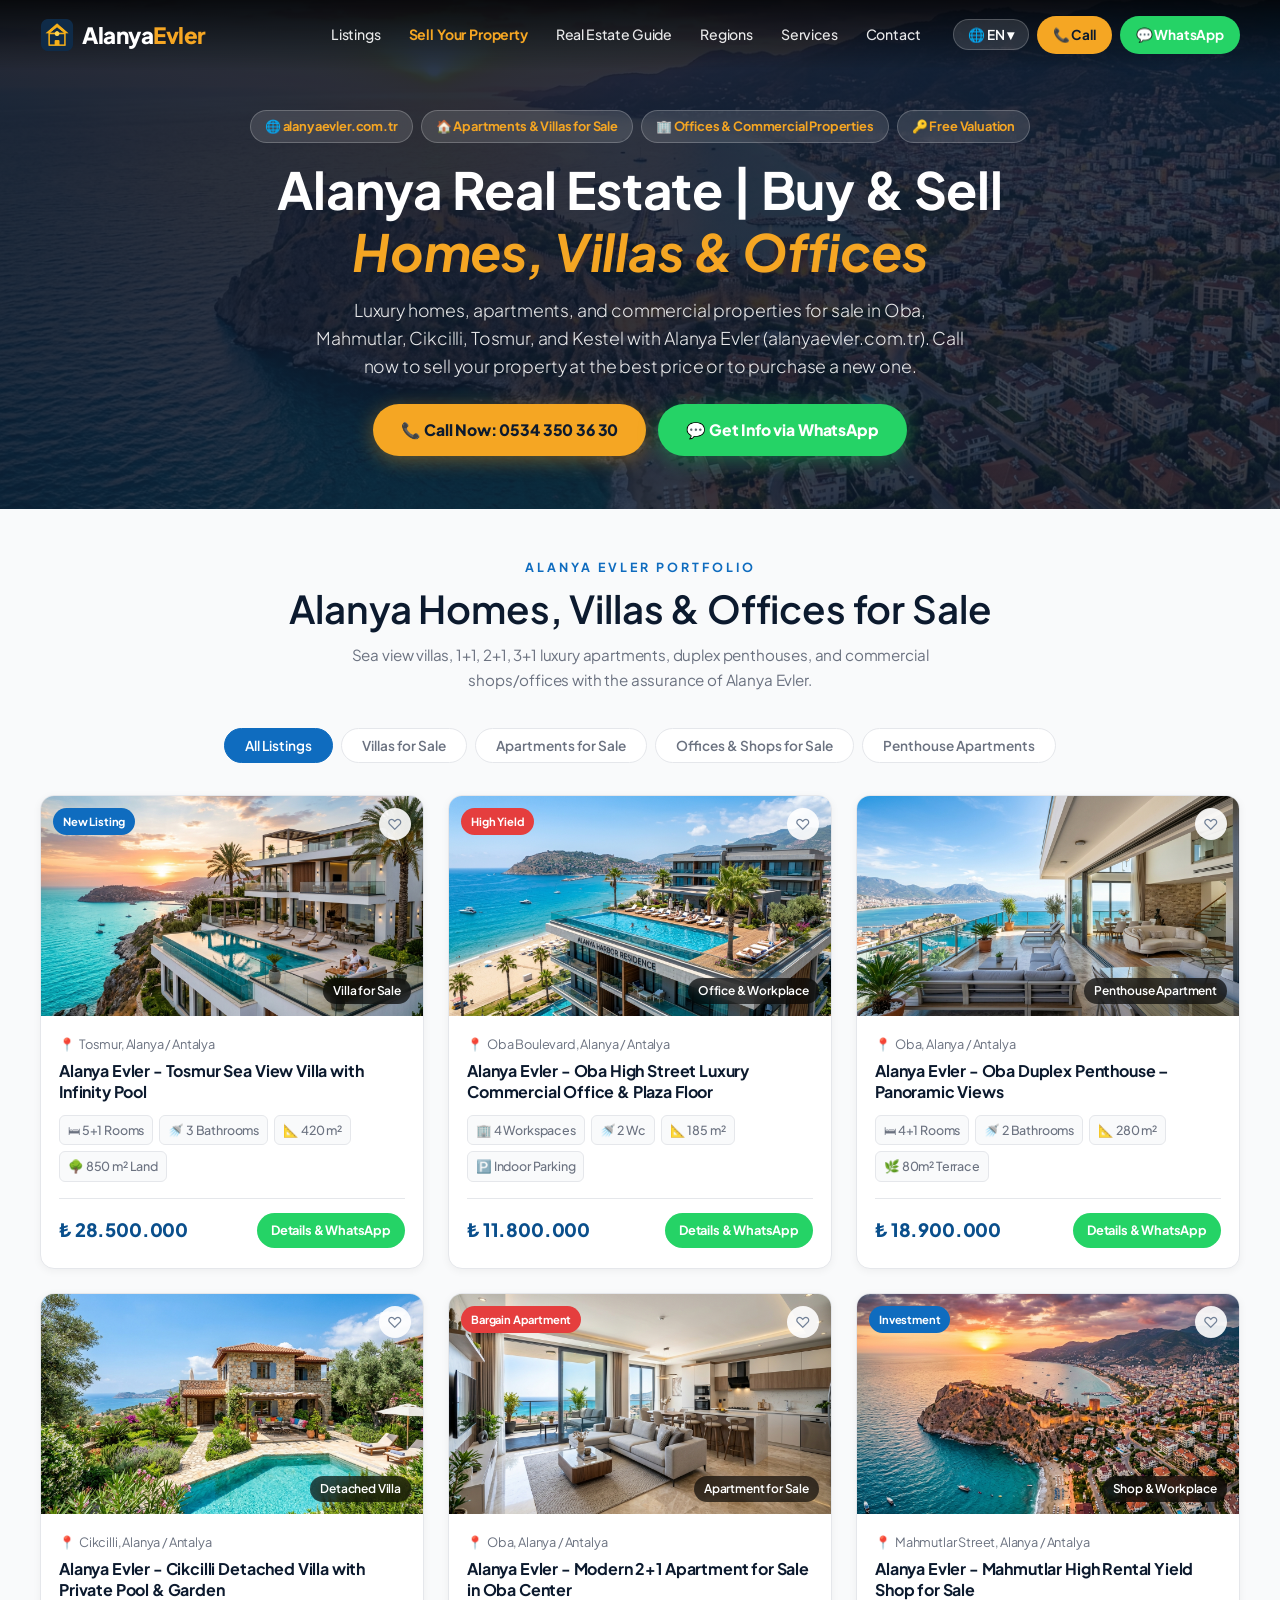
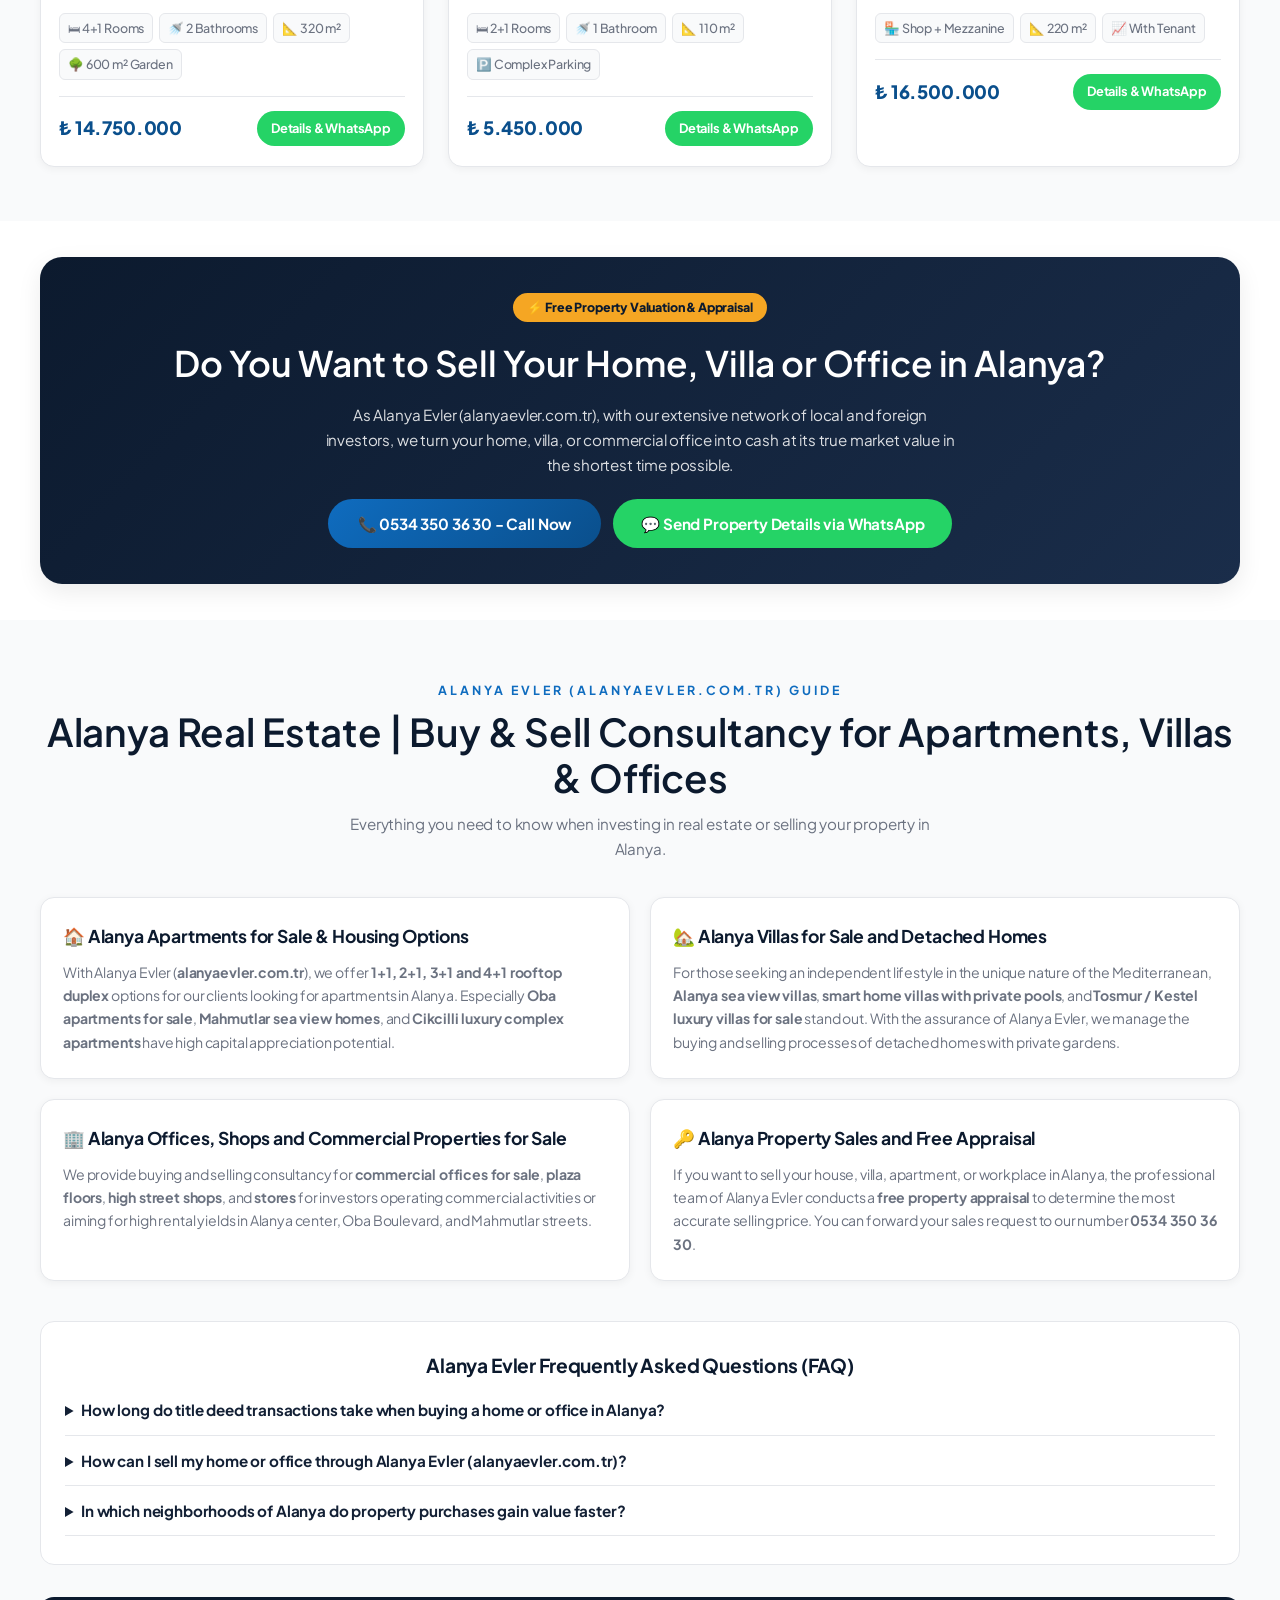
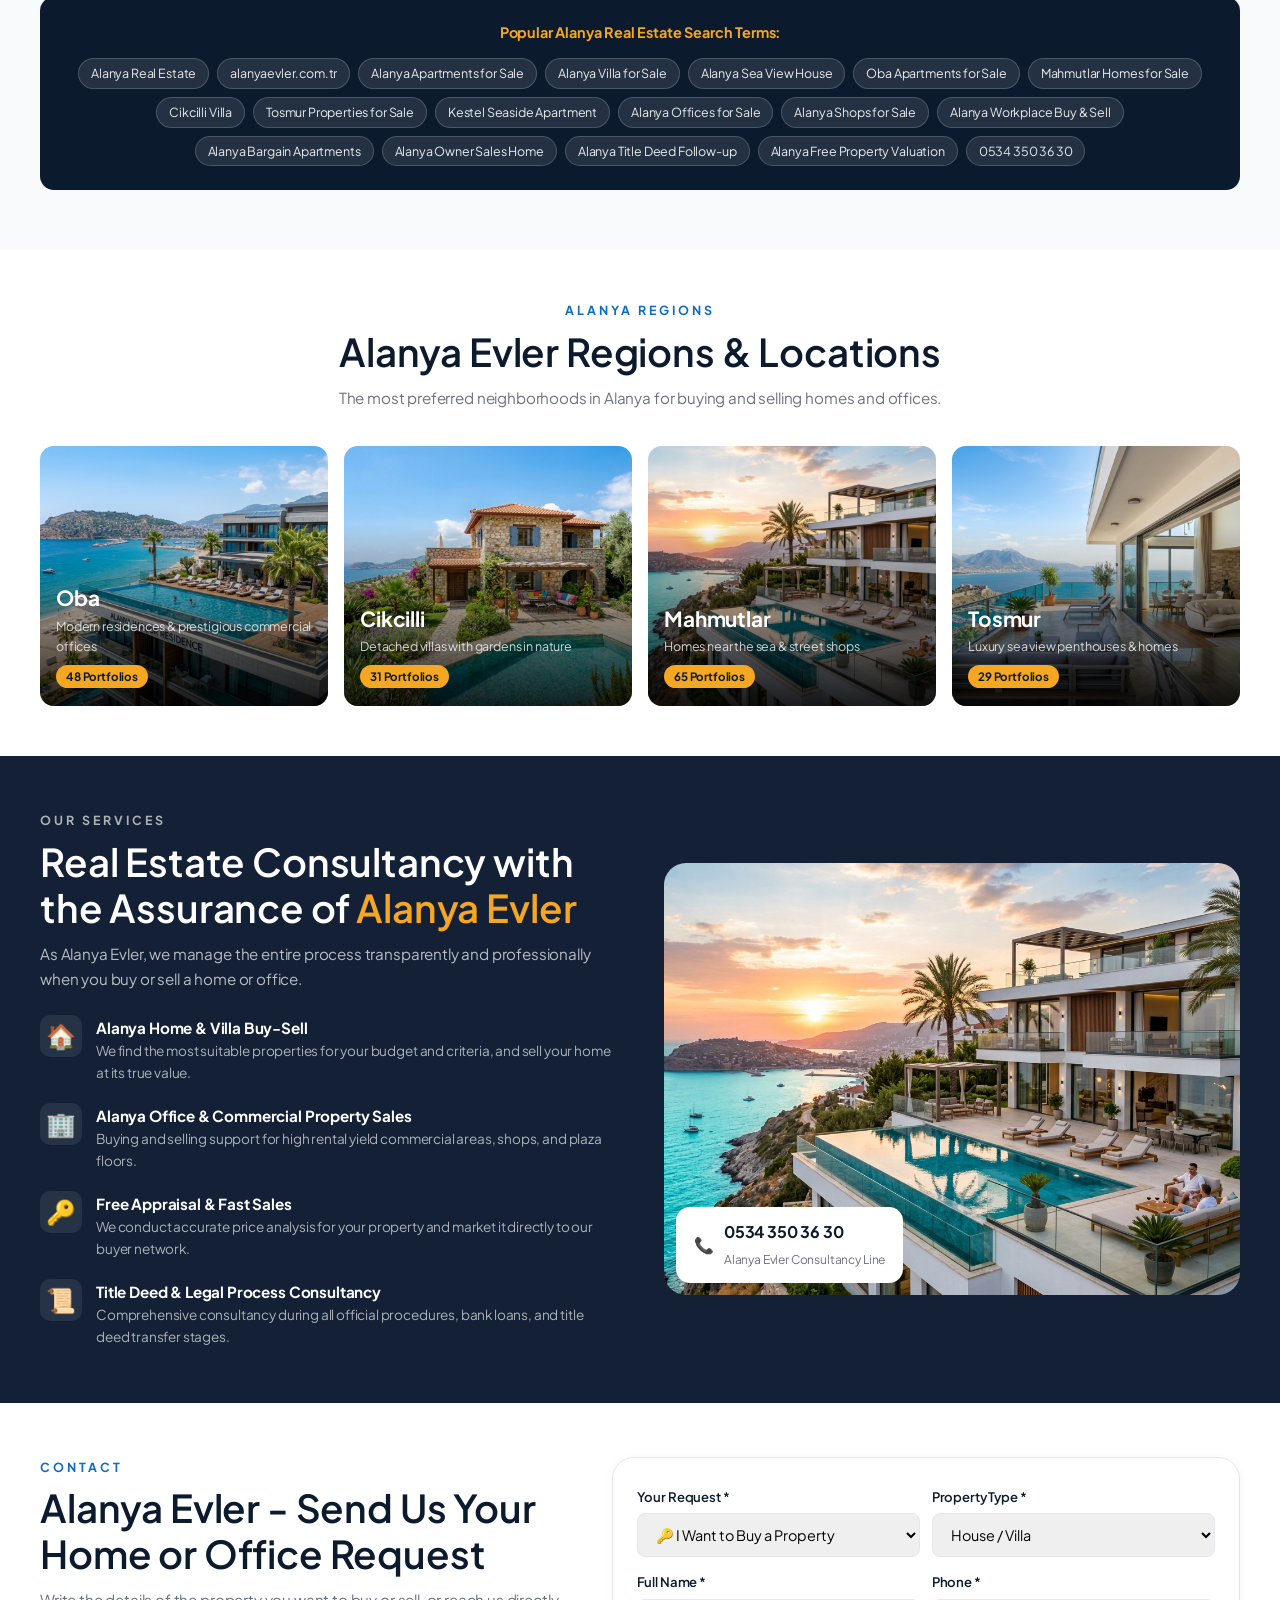
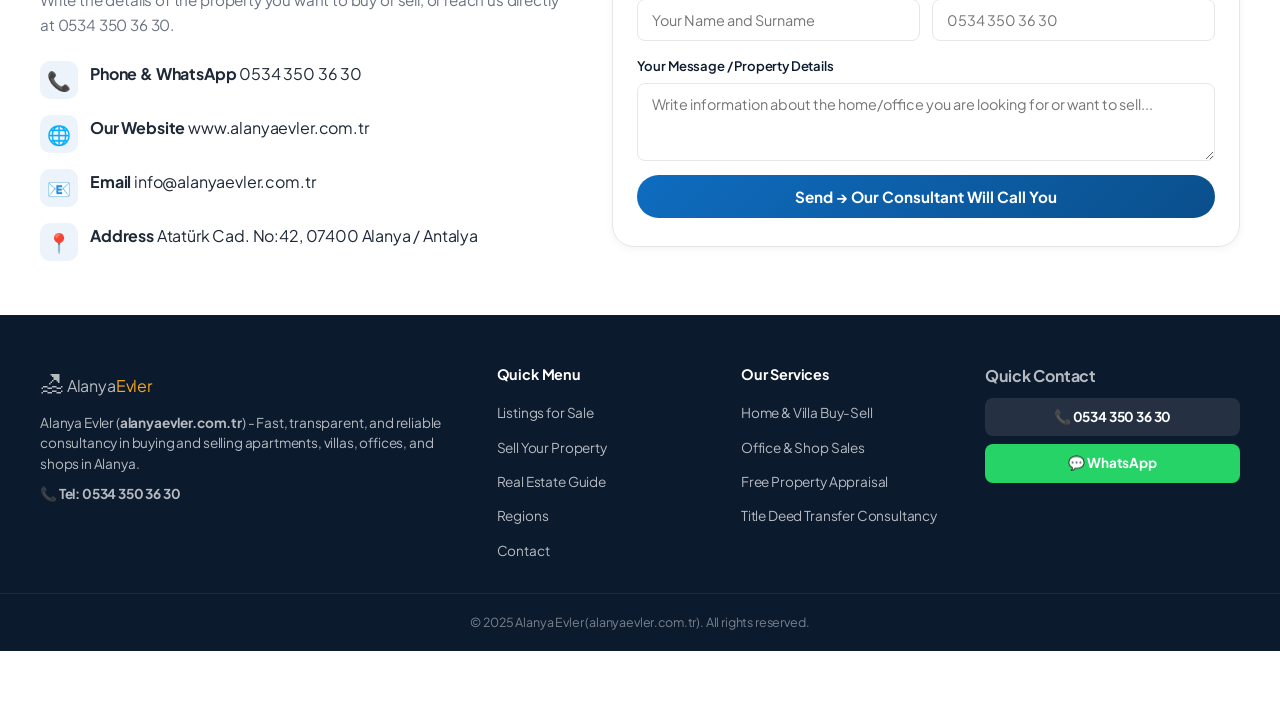
<file: en/index.html>
<!DOCTYPE html>
<html lang="en">
<head>
  <!-- Google tag (gtag.js) -->
  <script async src="https://www.googletagmanager.com/gtag/js?id=AW-18306847725"></script>
  <script>
    window.dataLayer = window.dataLayer || [];
    function gtag(){dataLayer.push(arguments);}
    gtag('js', new Date());

    gtag('config', 'AW-18306847725');
  </script>

  <meta charset="UTF-8" />
  <meta name="viewport" content="width=device-width, initial-scale=1.0" />

  <!-- SEO Meta Tags -->
  <title>Alanya Real Estate | Apartments, Villas & Offices for Sale – alanyaevler.com.tr</title>
  <meta name="description" content="Buy and sell apartments, sea view villas, penthouses, and commercial offices in Alanya with Alanya Evler (alanyaevler.com.tr). Contact us at 0534 350 36 30 to sell your property at its true value or to buy a new home." />
  <meta name="keywords" content="alanya real estate, alanyaevler.com.tr, alanya apartments for sale, alanya villa for sale, buy property in alanya, sell property in alanya, alanya offices for sale, alanya shops for sale, oba apartments for sale, mahmutlar homes for sale, cikcilli villas, tosmur luxury apartments, kestel sea view villas, alanya real estate agent, cheap apartments in alanya, alanya investment properties, alanya seaside residence, alanya title deed consultancy, alanya free property valuation, 0534 350 36 30" />
  <meta name="author" content="Alanya Evler" />
  <meta name="robots" content="index, follow, max-image-preview:large, max-snippet:-1, max-video-preview:-1" />
  <meta name="google-site-verification" content="SbpFuB-q7W7WU42CqfBKwYfPBu1md57FYNaONwI0_yk" />
  <link rel="canonical" href="https://www.alanyaevler.com.tr/en/" />

  <!-- Favicon / Brand Icon -->
  <link rel="icon" type="image/svg+xml" href="../favicon.svg" />
  <link rel="icon" type="image/png" sizes="32x32" href="../favicon.png" />
  <link rel="icon" type="image/x-icon" href="../favicon.ico" />
  <link rel="apple-touch-icon" href="../apple-touch-icon.png" />

  <!-- Hreflang Tags for Multilingual SEO -->
  <link rel="alternate" hreflang="tr" href="https://www.alanyaevler.com.tr/" />
  <link rel="alternate" hreflang="en" href="https://www.alanyaevler.com.tr/en/" />
  <link rel="alternate" hreflang="ru" href="https://www.alanyaevler.com.tr/ru/" />
  <link rel="alternate" hreflang="de" href="https://www.alanyaevler.com.tr/de/" />
  <link rel="alternate" hreflang="x-default" href="https://www.alanyaevler.com.tr/" />

  <!-- Open Graph / Facebook / WhatsApp -->
  <meta property="og:type" content="website" />
  <meta property="og:locale" content="en_US" />
  <meta property="og:url" content="https://www.alanyaevler.com.tr/en/" />
  <meta property="og:site_name" content="Alanya Evler" />
  <meta property="og:title" content="Alanya Real Estate | Apartments, Villas & Offices for Sale" />
  <meta property="og:description" content="Alanya Evler (alanyaevler.com.tr) - The most reliable brand for buying and selling sea view villas, apartments, and commercial offices in Alanya. Tel: 0534 350 36 30" />
  <meta property="og:image" content="https://www.alanyaevler.com.tr/images/hero_banner.jpg" />

  <!-- Twitter Card -->
  <meta name="twitter:card" content="summary_large_image" />
  <meta name="twitter:title" content="Alanya Real Estate | Apartments, Villas & Offices for Sale" />
  <meta name="twitter:description" content="Alanya Evler (alanyaevler.com.tr) property and office consultancy. 0534 350 36 30" />
  <meta name="twitter:image" content="https://www.alanyaevler.com.tr/images/hero_banner.jpg" />

  <!-- Schema.org RealEstateAgent & FAQPage Structured Data -->
  <script type="application/ld+json">
  [
    {
      "@context": "https://schema.org",
      "@type": "RealEstateAgent",
      "@id": "https://www.alanyaevler.com.tr/#organization",
      "name": "Alanya Evler",
      "url": "https://www.alanyaevler.com.tr/",
      "logo": "https://www.alanyaevler.com.tr/images/hero_banner.jpg",
      "image": "https://www.alanyaevler.com.tr/images/hero_banner.jpg",
      "telephone": "+90 534 350 36 30",
      "email": "info@alanyaevler.com.tr",
      "priceRange": "₺₺₺",
      "address": {
        "@type": "PostalAddress",
        "streetAddress": "Atatürk Cad. No:42",
        "addressLocality": "Alanya",
        "addressRegion": "Antalya",
        "postalCode": "07400",
        "addressCountry": "TR"
      },
      "geo": {
        "@type": "GeoCoordinates",
        "latitude": "36.543750",
        "longitude": "31.999820"
      },
      "areaServed": [
        "Alanya", "Oba", "Mahmutlar", "Cikcilli", "Tosmur", "Kestel", "Kargicak", "Avsallar", "Konakli"
      ],
      "openingHoursSpecification": {
        "@type": "OpeningHoursSpecification",
        "dayOfWeek": ["Monday", "Tuesday", "Wednesday", "Thursday", "Friday", "Saturday"],
        "opens": "09:00",
        "closes": "19:00"
      }
    },
    {
      "@context": "https://schema.org",
      "@type": "FAQPage",
      "mainEntity": [
        {
          "@type": "Question",
          "name": "How can I sell my home or office in Alanya the fastest way?",
          "acceptedAnswer": {
            "@type": "Answer",
            "text": "At Alanya Evler (alanyaevler.com.tr), we provide free appraisal and accurate pricing for your property, presenting it to our extensive buyer portfolio. You can share the details via 0534 350 36 30 or WhatsApp."
          }
        },
        {
          "@type": "Question",
          "name": "Which regions in Alanya are advantageous for investment?",
          "acceptedAnswer": {
            "@type": "Answer",
            "text": "Oba, Mahmutlar, Tosmur, Cikcilli, and Kestel regions are the most preferred investment areas in the Alanya Evler portfolio due to their high rental yields and capital appreciation potential."
          }
        },
        {
          "@type": "Question",
          "name": "Are there commercial offices and shops for sale in Alanya?",
          "acceptedAnswer": {
            "@type": "Answer",
            "text": "Yes, as Alanya Evler, we offer buying and selling consultancy for high rental yield shops, plaza floors, and commercial offices in Alanya center, Oba Boulevard, and Mahmutlar streets."
          }
        }
      ]
    }
  ]
  </script>

  <!-- Google Fonts: Plus Jakarta Sans & Inter for professional warm readability -->
  <link rel="preconnect" href="https://fonts.googleapis.com" />
  <link rel="preconnect" href="https://fonts.gstatic.com" crossorigin />
  <link href="https://fonts.googleapis.com/css2?family=Plus+Jakarta+Sans:ital,wght@0,300;0,400;0,500;0,600;0,700;0,800;1,400;1,600&family=Inter:wght@400;500;600;700&display=swap" rel="stylesheet" />

  <link rel="stylesheet" href="../style.css" />
</head>
<body>

  <!-- ===== NAVBAR ===== -->
  <header class="navbar" id="navbar">
    <div class="nav-container">
      <a href="/en/" class="logo" id="logo-link" aria-label="Alanya Evler Home">
        <img src="../favicon.png" alt="Alanya Evler" class="logo-img" style="width:34px;height:34px;border-radius:8px;object-fit:cover;" />
        <span class="logo-text">Alanya<span class="logo-accent">Evler</span></span>
      </a>

      <nav class="nav-links" id="nav-links" aria-label="Main Navigation">
        <a href="#ilanlar" class="nav-link">Listings</a>
        <a href="#mulk-sat" class="nav-link highlight-link">Sell Your Property</a>
        <a href="#seo-rehber" class="nav-link">Real Estate Guide</a>
        <a href="#bolgeler" class="nav-link">Regions</a>
        <a href="#hizmetler" class="nav-link">Services</a>
        <a href="#iletisim" class="nav-link">Contact</a>
      </nav>

      <div class="nav-actions">
        <div class="lang-switcher" id="lang-switcher">
          <button class="lang-btn" aria-label="Select Language" aria-expanded="false">🌐 EN ▾</button>
          <div class="lang-dropdown">
            <a href="/" class="lang-option">🇹🇷 Türkçe</a>
            <a href="/en/" class="lang-option active">🇬🇧 English</a>
            <a href="/ru/" class="lang-option">🇷🇺 Русский</a>
            <a href="/de/" class="lang-option">🇩🇪 Deutsch</a>
          </div>
        </div>
        <a href="tel:+905343503630" class="nav-cta nav-cta-call" id="nav-call-btn" aria-label="Call Now">
          📞 Call
        </a>
        <a href="https://wa.me/905343503630?text=Hello%2C%20I%20would%20like%20to%20get%20information%20about%20Alanya%20Evler%20real%20estate%20listings." class="nav-cta nav-cta-wp" id="nav-wp-btn" target="_blank" rel="noopener noreferrer" aria-label="WhatsApp Contact">
          💬 WhatsApp
        </a>
      </div>

      <button class="hamburger" id="hamburger-btn" aria-label="Menu" aria-expanded="false">
        <span></span><span></span><span></span>
      </button>
    </div>
  </header>

  <!-- ===== HERO (COMPACT & CLEAN) ===== -->
  <section class="hero hero-compact" id="hero" aria-label="Main Cover">
    <div class="hero-bg">
      <img src="../images/hero_banner.jpg" alt="Alanya Evler alanyaevler.com.tr real estate consultancy for apartments and villas for sale" class="hero-img" loading="eager" />
      <div class="hero-overlay"></div>
    </div>

    <div class="hero-content">
      <div class="hero-tags">
        <span class="hero-tag">🌐 alanyaevler.com.tr</span>
        <span class="hero-tag">🏠 Apartments & Villas for Sale</span>
        <span class="hero-tag">🏢 Offices & Commercial Properties</span>
        <span class="hero-tag">🔑 Free Valuation</span>
      </div>

      <h1 class="hero-title">Alanya Real Estate | Buy & Sell<br><em>Homes, Villas & Offices</em></h1>
      <p class="hero-subtitle">Luxury homes, apartments, and commercial properties for sale in Oba, Mahmutlar, Cikcilli, Tosmur, and Kestel with Alanya Evler (alanyaevler.com.tr). Call now to sell your property at the best price or to purchase a new one.</p>

      <!-- Hero Quick Contact Buttons -->
      <div class="hero-quick-btns">
        <a href="tel:+905343503630" class="btn-hero-call" id="hero-call-btn">
          📞 Call Now: 0534 350 36 30
        </a>
        <a href="https://wa.me/905343503630?text=Hello%2C%20I%20would%20like%20to%20get%20information%20about%20Alanya%20Evler%20real%20estate%20listings." class="btn-hero-wp" id="hero-wp-btn" target="_blank" rel="noopener noreferrer">
          💬 Get Info via WhatsApp
        </a>
      </div>
    </div>
  </section>

  <!-- ===== FEATURED LISTINGS ===== -->
  <section class="listings-section" id="ilanlar" aria-label="Featured Listings">
    <div class="container">
      <div class="section-header">
        <p class="section-eyebrow">Alanya Evler Portfolio</p>
        <h2 class="section-title">Alanya Homes, Villas & Offices for Sale</h2>
        <p class="section-desc">Sea view villas, 1+1, 2+1, 3+1 luxury apartments, duplex penthouses, and commercial shops/offices with the assurance of Alanya Evler.</p>
      </div>

      <div class="filter-bar" role="tablist" aria-label="Listing Filters">
        <button class="filter-btn active" data-filter="all" role="tab" aria-selected="true" id="filter-all">All Listings</button>
        <button class="filter-btn" data-filter="villa" role="tab" aria-selected="false" id="filter-villa">Villas for Sale</button>
        <button class="filter-btn" data-filter="daire" role="tab" aria-selected="false" id="filter-daire">Apartments for Sale</button>
        <button class="filter-btn" data-filter="ofis" role="tab" aria-selected="false" id="filter-ofis">Offices & Shops for Sale</button>
        <button class="filter-btn" data-filter="penthouse" role="tab" aria-selected="false" id="filter-penthouse">Penthouse Apartments</button>
      </div>

      <div class="listings-grid" id="listings-grid">

        <!-- Listing 1: Villa -->
        <article class="listing-card" data-type="villa" itemscope itemtype="https://schema.org/Accommodation">
          <div class="card-img-wrap">
            <img src="../images/villa_deniz.jpg" alt="Alanya Evler Tosmur sea view luxury detached villa for sale" class="card-img" loading="lazy" itemprop="image" />
            <span class="card-badge badge-new">New Listing</span>
            <span class="card-type">Villa for Sale</span>
            <button class="card-fav" aria-label="Add to favorites" data-id="1">♡</button>
          </div>
          <div class="card-body">
            <div class="card-location" itemprop="address">
              <span class="pin">📍</span> Tosmur, Alanya / Antalya
            </div>
            <h3 class="card-title" itemprop="name">Alanya Evler - Tosmur Sea View Villa with Infinity Pool</h3>
            <div class="card-features">
              <span class="feat-item">🛏 5+1 Rooms</span>
              <span class="feat-item">🚿 3 Bathrooms</span>
              <span class="feat-item">📐 420 m²</span>
              <span class="feat-item">🌳 850 m² Land</span>
            </div>
            <div class="card-footer">
              <span class="card-price" itemprop="price">₺ 28.500.000</span>
              <a href="https://wa.me/905343503630?text=Hello%2C%20I%20would%20like%20to%20get%20information%20about%20Alanya%20Evler%20real%20estate%20listings." target="_blank" rel="noopener noreferrer" class="card-btn" aria-label="Info for Listing 1 via WhatsApp">Details & WhatsApp</a>
            </div>
          </div>
        </article>

        <!-- Listing 2: Ofis & İşyeri -->
        <article class="listing-card" data-type="ofis" itemscope itemtype="https://schema.org/Accommodation">
          <div class="card-img-wrap">
            <img src="../images/rezidans.jpg" alt="Alanya Evler Oba boulevard commercial luxury office plaza shop for sale" class="card-img" loading="lazy" itemprop="image" />
            <span class="card-badge badge-hot">High Yield</span>
            <span class="card-type">Office & Workplace</span>
            <button class="card-fav" aria-label="Add to favorites" data-id="2">♡</button>
          </div>
          <div class="card-body">
            <div class="card-location" itemprop="address">
              <span class="pin">📍</span> Oba Boulevard, Alanya / Antalya
            </div>
            <h3 class="card-title" itemprop="name">Alanya Evler - Oba High Street Luxury Commercial Office & Plaza Floor</h3>
            <div class="card-features">
              <span class="feat-item">🏢 4 Workspaces</span>
              <span class="feat-item">🚿 2 Wc</span>
              <span class="feat-item">📐 185 m²</span>
              <span class="feat-item">🅿️ Indoor Parking</span>
            </div>
            <div class="card-footer">
              <span class="card-price" itemprop="price">₺ 11.800.000</span>
              <a href="https://wa.me/905343503630?text=Hello%2C%20I%20would%20like%20to%20get%20information%20about%20Alanya%20Evler%20real%20estate%20listings." target="_blank" rel="noopener noreferrer" class="card-btn" aria-label="Office Listing Info">Details & WhatsApp</a>
            </div>
          </div>
        </article>

        <!-- Listing 3: Penthouse -->
        <article class="listing-card" data-type="penthouse" itemscope itemtype="https://schema.org/Accommodation">
          <div class="card-img-wrap">
            <img src="../images/penthouse.jpg" alt="Alanya Evler Oba panoramic sea and mountain view penthouse apartment for sale" class="card-img" loading="lazy" itemprop="image" />
            <span class="card-type">Penthouse Apartment</span>
            <button class="card-fav" aria-label="Add to favorites" data-id="3">♡</button>
          </div>
          <div class="card-body">
            <div class="card-location" itemprop="address">
              <span class="pin">📍</span> Oba, Alanya / Antalya
            </div>
            <h3 class="card-title" itemprop="name">Alanya Evler - Oba Duplex Penthouse – Panoramic Views</h3>
            <div class="card-features">
              <span class="feat-item">🛏 4+1 Rooms</span>
              <span class="feat-item">🚿 2 Bathrooms</span>
              <span class="feat-item">📐 280 m²</span>
              <span class="feat-item">🌿 80m² Terrace</span>
            </div>
            <div class="card-footer">
              <span class="card-price" itemprop="price">₺ 18.900.000</span>
              <a href="https://wa.me/905343503630?text=Hello%2C%20I%20would%20like%20to%20get%20information%20about%20Alanya%20Evler%20real%20estate%20listings." target="_blank" rel="noopener noreferrer" class="card-btn" aria-label="Penthouse Listing Info">Details & WhatsApp</a>
            </div>
          </div>
        </article>

        <!-- Listing 4: Bahçeli Villa -->
        <article class="listing-card" data-type="villa" itemscope itemtype="https://schema.org/Accommodation">
          <div class="card-img-wrap">
            <img src="../images/bahceli_villa.jpg" alt="Alanya Evler Cikcilli detached villa with garden and pool for sale" class="card-img" loading="lazy" itemprop="image" />
            <span class="card-type">Detached Villa</span>
            <button class="card-fav" aria-label="Add to favorites" data-id="4">♡</button>
          </div>
          <div class="card-body">
            <div class="card-location" itemprop="address">
              <span class="pin">📍</span> Cikcilli, Alanya / Antalya
            </div>
            <h3 class="card-title" itemprop="name">Alanya Evler - Cikcilli Detached Villa with Private Pool & Garden</h3>
            <div class="card-features">
              <span class="feat-item">🛏 4+1 Rooms</span>
              <span class="feat-item">🚿 2 Bathrooms</span>
              <span class="feat-item">📐 320 m²</span>
              <span class="feat-item">🌳 600 m² Garden</span>
            </div>
            <div class="card-footer">
              <span class="card-price" itemprop="price">₺ 14.750.000</span>
              <a href="https://wa.me/905343503630?text=Hello%2C%20I%20would%20like%20to%20get%20information%20about%20Alanya%20Evler%20real%20estate%20listings." target="_blank" rel="noopener noreferrer" class="card-btn" aria-label="Villa Info">Details & WhatsApp</a>
            </div>
          </div>
        </article>

        <!-- Listing 5: Daire -->
        <article class="listing-card" data-type="daire" itemscope itemtype="https://schema.org/Accommodation">
          <div class="card-img-wrap">
            <img src="../images/daire_oba.jpg" alt="Alanya Evler Oba affordable 2+1 modern apartment for sale" class="card-img" loading="lazy" itemprop="image" />
            <span class="card-badge badge-hot">Bargain Apartment</span>
            <span class="card-type">Apartment for Sale</span>
            <button class="card-fav" aria-label="Add to favorites" data-id="5">♡</button>
          </div>
          <div class="card-body">
            <div class="card-location" itemprop="address">
              <span class="pin">📍</span> Oba, Alanya / Antalya
            </div>
            <h3 class="card-title" itemprop="name">Alanya Evler - Modern 2+1 Apartment for Sale in Oba Center</h3>
            <div class="card-features">
              <span class="feat-item">🛏 2+1 Rooms</span>
              <span class="feat-item">🚿 1 Bathroom</span>
              <span class="feat-item">📐 110 m²</span>
              <span class="feat-item">🅿️ Complex Parking</span>
            </div>
            <div class="card-footer">
              <span class="card-price" itemprop="price">₺ 5.450.000</span>
              <a href="https://wa.me/905343503630?text=Hello%2C%20I%20would%20like%20to%20get%20information%20about%20Alanya%20Evler%20real%20estate%20listings." target="_blank" rel="noopener noreferrer" class="card-btn" aria-label="Apartment Info">Details & WhatsApp</a>
            </div>
          </div>
        </article>

        <!-- Listing 6: Ofis & Dükkan 2 -->
        <article class="listing-card" data-type="ofis" itemscope itemtype="https://schema.org/Accommodation">
          <div class="card-img-wrap">
            <img src="../images/hero_banner.jpg" alt="Alanya Evler Mahmutlar high street shop commercial property for sale" class="card-img" loading="lazy" itemprop="image" />
            <span class="card-badge badge-new">Investment</span>
            <span class="card-type">Shop & Workplace</span>
            <button class="card-fav" aria-label="Add to favorites" data-id="6">♡</button>
          </div>
          <div class="card-body">
            <div class="card-location" itemprop="address">
              <span class="pin">📍</span> Mahmutlar Street, Alanya / Antalya
            </div>
            <h3 class="card-title" itemprop="name">Alanya Evler - Mahmutlar High Rental Yield Shop for Sale</h3>
            <div class="card-features">
              <span class="feat-item">🏪 Shop + Mezzanine</span>
              <span class="feat-item">📐 220 m²</span>
              <span class="feat-item">📈 With Tenant</span>
            </div>
            <div class="card-footer">
              <span class="card-price" itemprop="price">₺ 16.500.000</span>
              <a href="https://wa.me/905343503630?text=Hello%2C%20I%20would%20like%20to%20get%20information%20about%20Alanya%20Evler%20real%20estate%20listings." target="_blank" rel="noopener noreferrer" class="card-btn" aria-label="Workplace Info">Details & WhatsApp</a>
            </div>
          </div>
        </article>

      </div>
    </div>
  </section>

  <!-- ===== SELL YOUR PROPERTY BANNER ===== -->
  <section class="mulk-sat-section" id="mulk-sat" aria-label="Sell Your Home or Office">
    <div class="container">
      <div class="sell-banner">
        <div class="sell-banner-content">
          <span class="sell-badge">⚡ Free Property Valuation & Appraisal</span>
          <h2 class="sell-title">Do You Want to Sell Your Home, Villa or Office in Alanya?</h2>
          <p class="sell-desc">As Alanya Evler (alanyaevler.com.tr), with our extensive network of local and foreign investors, we turn your home, villa, or commercial office into cash at its true market value in the shortest time possible.</p>
          <div class="sell-actions">
            <a href="tel:+905343503630" class="btn-primary sell-btn-call">
              📞 0534 350 36 30 - Call Now
            </a>
            <a href="https://wa.me/905343503630?text=Hello%2C%20I%20would%20like%20to%20get%20information%20about%20Alanya%20Evler%20real%20estate%20listings." target="_blank" rel="noopener noreferrer" class="btn-secondary sell-btn-wp">
              💬 Send Property Details via WhatsApp
            </a>
          </div>
        </div>
      </div>
    </div>
  </section>

  <!-- ===== EXTENSIVE SEO REHBER & KEYWORD HUB SECTION ===== -->
  <section class="seo-guide-section" id="seo-rehber" aria-label="Alanya Real Estate Guide">
    <div class="container">
      <div class="section-header">
        <p class="section-eyebrow">Alanya Evler (alanyaevler.com.tr) Guide</p>
        <h2 class="section-title">Alanya Real Estate | Buy & Sell Consultancy for Apartments, Villas & Offices</h2>
        <p class="section-desc">Everything you need to know when investing in real estate or selling your property in Alanya.</p>
      </div>

      <div class="seo-grid">
        <article class="seo-card">
          <h3>🏠 Alanya Apartments for Sale & Housing Options</h3>
          <p>With Alanya Evler (<strong>alanyaevler.com.tr</strong>), we offer <strong>1+1, 2+1, 3+1 and 4+1 rooftop duplex</strong> options for our clients looking for apartments in Alanya. Especially <strong>Oba apartments for sale</strong>, <strong>Mahmutlar sea view homes</strong>, and <strong>Cikcilli luxury complex apartments</strong> have high capital appreciation potential.</p>
        </article>

        <article class="seo-card">
          <h3>🏡 Alanya Villas for Sale and Detached Homes</h3>
          <p>For those seeking an independent lifestyle in the unique nature of the Mediterranean, <strong>Alanya sea view villas</strong>, <strong>smart home villas with private pools</strong>, and <strong>Tosmur / Kestel luxury villas for sale</strong> stand out. With the assurance of Alanya Evler, we manage the buying and selling processes of detached homes with private gardens.</p>
        </article>

        <article class="seo-card">
          <h3>🏢 Alanya Offices, Shops and Commercial Properties for Sale</h3>
          <p>We provide buying and selling consultancy for <strong>commercial offices for sale</strong>, <strong>plaza floors</strong>, <strong>high street shops</strong>, and <strong>stores</strong> for investors operating commercial activities or aiming for high rental yields in Alanya center, Oba Boulevard, and Mahmutlar streets.</p>
        </article>

        <article class="seo-card">
          <h3>🔑 Alanya Property Sales and Free Appraisal</h3>
          <p>If you want to sell your house, villa, apartment, or workplace in Alanya, the professional team of Alanya Evler conducts a <strong>free property appraisal</strong> to determine the most accurate selling price. You can forward your sales request to our number <strong>0534 350 36 30</strong>.</p>
        </article>
      </div>

      <!-- FAQ Section -->
      <div class="seo-faq">
        <h3 class="faq-title">Alanya Evler Frequently Asked Questions (FAQ)</h3>
        <div class="faq-list">
          <details class="faq-item">
            <summary><strong>How long do title deed transactions take when buying a home or office in Alanya?</strong></summary>
            <p>Provided that the documents are complete, title deed transfer procedures at the Alanya Title Deed Office are completed within 1 to 3 working days with Alanya Evler's consultancy.</p>
          </details>
          <details class="faq-item">
            <summary><strong>How can I sell my home or office through Alanya Evler (alanyaevler.com.tr)?</strong></summary>
            <p>You can call us at 0534 350 36 30 or send the location and photos of your property via WhatsApp. After a free valuation, we bring your property to our buyers.</p>
          </details>
          <details class="faq-item">
            <summary><strong>In which neighborhoods of Alanya do property purchases gain value faster?</strong></summary>
            <p>Oba, Mahmutlar, Cikcilli, Tosmur, and Kestel regions are Alanya's fastest developing locations where investment value constantly increases.</p>
          </details>
        </div>
      </div>

      <!-- Keyword Tags Cloud for SEO -->
      <div class="seo-tags-cloud">
        <h4>Popular Alanya Real Estate Search Terms:</h4>
        <div class="tags-wrapper">
          <span class="tag">Alanya Real Estate</span>
          <span class="tag">alanyaevler.com.tr</span>
          <span class="tag">Alanya Apartments for Sale</span>
          <span class="tag">Alanya Villa for Sale</span>
          <span class="tag">Alanya Sea View House</span>
          <span class="tag">Oba Apartments for Sale</span>
          <span class="tag">Mahmutlar Homes for Sale</span>
          <span class="tag">Cikcilli Villa</span>
          <span class="tag">Tosmur Properties for Sale</span>
          <span class="tag">Kestel Seaside Apartment</span>
          <span class="tag">Alanya Offices for Sale</span>
          <span class="tag">Alanya Shops for Sale</span>
          <span class="tag">Alanya Workplace Buy & Sell</span>
          <span class="tag">Alanya Bargain Apartments</span>
          <span class="tag">Alanya Owner Sales Home</span>
          <span class="tag">Alanya Title Deed Follow-up</span>
          <span class="tag">Alanya Free Property Valuation</span>
          <span class="tag">0534 350 36 30</span>
        </div>
      </div>

    </div>
  </section>

  <!-- ===== REGIONS ===== -->
  <section class="bolgeler-section" id="bolgeler" aria-label="Regions">
    <div class="container">
      <div class="section-header">
        <p class="section-eyebrow">Alanya Regions</p>
        <h2 class="section-title">Alanya Evler Regions & Locations</h2>
        <p class="section-desc">The most preferred neighborhoods in Alanya for buying and selling homes and offices.</p>
      </div>

      <div class="bolgeler-grid">
        <div class="bolge-card" id="bolge-oba" tabindex="0" aria-label="Oba region">
          <div class="bolge-img-wrap">
            <img src="../images/rezidans.jpg" alt="Oba Alanya Evler apartments for sale and luxury residences" class="bolge-img" loading="lazy"/>
            <div class="bolge-overlay">
              <h3 class="bolge-name">Oba</h3>
              <p class="bolge-desc">Modern residences & prestigious commercial offices</p>
              <span class="bolge-count">48 Portfolios</span>
            </div>
          </div>
        </div>

        <div class="bolge-card" id="bolge-cikcilli" tabindex="0" aria-label="Cikcilli region">
          <div class="bolge-img-wrap">
            <img src="../images/bahceli_villa.jpg" alt="Cikcilli Alanya Evler detached villas for sale" class="bolge-img" loading="lazy"/>
            <div class="bolge-overlay">
              <h3 class="bolge-name">Cikcilli</h3>
              <p class="bolge-desc">Detached villas with gardens in nature</p>
              <span class="bolge-count">31 Portfolios</span>
            </div>
          </div>
        </div>

        <div class="bolge-card" id="bolge-mahmutlar" tabindex="0" aria-label="Mahmutlar region">
          <div class="bolge-img-wrap">
            <img src="../images/villa_deniz.jpg" alt="Mahmutlar Alanya Evler apartments and shops for sale" class="bolge-img" loading="lazy"/>
            <div class="bolge-overlay">
              <h3 class="bolge-name">Mahmutlar</h3>
              <p class="bolge-desc">Homes near the sea & street shops</p>
              <span class="bolge-count">65 Portfolios</span>
            </div>
          </div>
        </div>

        <div class="bolge-card" id="bolge-tosmur" tabindex="0" aria-label="Tosmur region">
          <div class="bolge-img-wrap">
            <img src="../images/penthouse.jpg" alt="Tosmur Alanya Evler luxury sea view homes for sale" class="bolge-img" loading="lazy"/>
            <div class="bolge-overlay">
              <h3 class="bolge-name">Tosmur</h3>
              <p class="bolge-desc">Luxury sea view penthouses & homes</p>
              <span class="bolge-count">29 Portfolios</span>
            </div>
          </div>
        </div>
      </div>
    </div>
  </section>

  <!-- ===== WHY US ===== -->
  <section class="why-section" id="hizmetler" aria-label="Why Us">
    <div class="why-bg"></div>
    <div class="container why-inner">
      <div class="why-text">
        <p class="section-eyebrow light">Our Services</p>
        <h2 class="section-title light">Real Estate Consultancy with the Assurance of <span class="accent-text">Alanya Evler</span></h2>
        <p class="section-desc light">As Alanya Evler, we manage the entire process transparently and professionally when you buy or sell a home or office.</p>

        <ul class="why-list">
          <li class="why-item">
            <span class="why-icon">🏠</span>
            <div>
              <strong>Alanya Home & Villa Buy-Sell</strong>
              <p>We find the most suitable properties for your budget and criteria, and sell your home at its true value.</p>
            </div>
          </li>
          <li class="why-item">
            <span class="why-icon">🏢</span>
            <div>
              <strong>Alanya Office & Commercial Property Sales</strong>
              <p>Buying and selling support for high rental yield commercial areas, shops, and plaza floors.</p>
            </div>
          </li>
          <li class="why-item">
            <span class="why-icon">🔑</span>
            <div>
              <strong>Free Appraisal & Fast Sales</strong>
              <p>We conduct accurate price analysis for your property and market it directly to our buyer network.</p>
            </div>
          </li>
          <li class="why-item">
            <span class="why-icon">📜</span>
            <div>
              <strong>Title Deed & Legal Process Consultancy</strong>
              <p>Comprehensive consultancy during all official procedures, bank loans, and title deed transfer stages.</p>
            </div>
          </li>
        </ul>
      </div>

      <div class="why-visual">
        <div class="why-card-big">
          <img src="../images/villa_deniz.jpg" alt="Alanya Evler luxury villa sales" class="why-img" loading="lazy" />
          <div class="why-badge-float">
            <span class="badge-icon">📞</span>
            <div>
              <strong>0534 350 36 30</strong>
              <small>Alanya Evler Consultancy Line</small>
            </div>
          </div>
        </div>
      </div>
    </div>
  </section>

  <!-- ===== CONTACT ===== -->
  <section class="contact-section" id="iletisim" aria-label="Contact">
    <div class="container contact-inner">
      <div class="contact-info">
        <p class="section-eyebrow">Contact</p>
        <h2 class="section-title">Alanya Evler - Send Us Your Home or Office Request</h2>
        <p class="section-desc">Write the details of the property you want to buy or sell, or reach us directly at 0534 350 36 30.</p>

        <ul class="contact-details">
          <li>
            <span class="contact-icon">📞</span>
            <div>
              <strong>Phone & WhatsApp</strong>
              <a href="tel:+905343503630" id="contact-phone-link">0534 350 36 30</a>
            </div>
          </li>
          <li>
            <span class="contact-icon">🌐</span>
            <div>
              <strong>Our Website</strong>
              <a href="https://www.alanyaevler.com.tr" id="contact-web-link">www.alanyaevler.com.tr</a>
            </div>
          </li>
          <li>
            <span class="contact-icon">📧</span>
            <div>
              <strong>Email</strong>
              <a href="mailto:info@alanyaevler.com.tr" id="contact-email-link">info@alanyaevler.com.tr</a>
            </div>
          </li>
          <li>
            <span class="contact-icon">📍</span>
            <div>
              <strong>Address</strong>
              <span>Atatürk Cad. No:42, 07400 Alanya / Antalya</span>
            </div>
          </li>
        </ul>
      </div>

      <form class="contact-form" id="contact-form" novalidate aria-label="Contact Form">
        <div class="form-row">
          <div class="form-group">
            <label for="form-intent">Your Request *</label>
            <select id="form-intent" name="intent" required>
              <option value="buy">🔑 I Want to Buy a Property</option>
              <option value="sell">💰 I Want to Sell My Property</option>
            </select>
          </div>
          <div class="form-group">
            <label for="form-interest">Property Type *</label>
            <select id="form-interest" name="interest" required>
              <option value="house">House / Villa</option>
              <option value="apartment">Apartment</option>
              <option value="office">Office / Workplace / Shop</option>
              <option value="penthouse">Penthouse</option>
            </select>
          </div>
        </div>

        <div class="form-row">
          <div class="form-group">
            <label for="form-name">Full Name *</label>
            <input type="text" id="form-name" name="name" placeholder="Your Name and Surname" required autocomplete="name" />
          </div>
          <div class="form-group">
            <label for="form-phone">Phone *</label>
            <input type="tel" id="form-phone" name="phone" placeholder="0534 350 36 30" required autocomplete="tel" />
          </div>
        </div>

        <div class="form-group">
          <label for="form-message">Your Message / Property Details</label>
          <textarea id="form-message" name="message" rows="3" placeholder="Write information about the home/office you are looking for or want to sell..."></textarea>
        </div>
        <button type="submit" class="btn-primary w-full" id="contact-submit-btn">Send → Our Consultant Will Call You</button>
        <div class="form-success" id="form-success" style="display:none;">
          ✅ Your request has reached Alanya Evler! We will contact you as soon as possible.
        </div>
      </form>
    </div>
  </section>

  <!-- ===== FOOTER ===== -->
  <footer class="footer" aria-label="Site Footer">
    <div class="container footer-inner">
      <div class="footer-brand">
        <span class="logo-icon">🏖</span>
        <span class="logo-text">Alanya<span class="logo-accent">Evler</span></span>
        <p>Alanya Evler (<strong>alanyaevler.com.tr</strong>) - Fast, transparent, and reliable consultancy in buying and selling apartments, villas, offices, and shops in Alanya.</p>
        <p><strong>📞 Tel: 0534 350 36 30</strong></p>
      </div>

      <div class="footer-links">
        <h4>Quick Menu</h4>
        <ul>
          <li><a href="#ilanlar">Listings for Sale</a></li>
          <li><a href="#mulk-sat">Sell Your Property</a></li>
          <li><a href="#seo-rehber">Real Estate Guide</a></li>
          <li><a href="#bolgeler">Regions</a></li>
          <li><a href="#iletisim">Contact</a></li>
        </ul>
      </div>

      <div class="footer-links">
        <h4>Our Services</h4>
        <ul>
          <li><a href="#hizmetler">Home & Villa Buy-Sell</a></li>
          <li><a href="#hizmetler">Office & Shop Sales</a></li>
          <li><a href="#mulk-sat">Free Property Appraisal</a></li>
          <li><a href="#hizmetler">Title Deed Transfer Consultancy</a></li>
        </ul>
      </div>

      <div class="footer-social">
        <h4>Quick Contact</h4>
        <div class="footer-quick-contacts">
          <a href="tel:+905343503630" class="btn-footer-contact">📞 0534 350 36 30</a>
          <a href="https://wa.me/905343503630?text=Hello%2C%20I%20would%20like%20to%20get%20information%20about%20Alanya%20Evler%20real%20estate%20listings." target="_blank" rel="noopener noreferrer" class="btn-footer-contact wp">💬 WhatsApp</a>
        </div>
      </div>
    </div>

    <div class="footer-bottom">
      <p>© 2025 Alanya Evler (alanyaevler.com.tr). All rights reserved.</p>
    </div>
  </footer>

  <!-- ===== STICKY MOBILE BOTTOM BAR ===== -->
  <div class="mobile-sticky-bar" id="mobile-sticky-bar">
    <a href="tel:+905343503630" class="mobile-bar-btn bar-call">
      📞 Call: 0534 350 36 30
    </a>
    <a href="https://wa.me/905343503630?text=Hello%2C%20I%20would%20like%20to%20get%20information%20about%20Alanya%20Evler%20real%20estate%20listings." target="_blank" rel="noopener noreferrer" class="mobile-bar-btn bar-wp">
      💬 WhatsApp
    </a>
  </div>

  <script src="../main.js"></script>
</body>
</html>
</file>
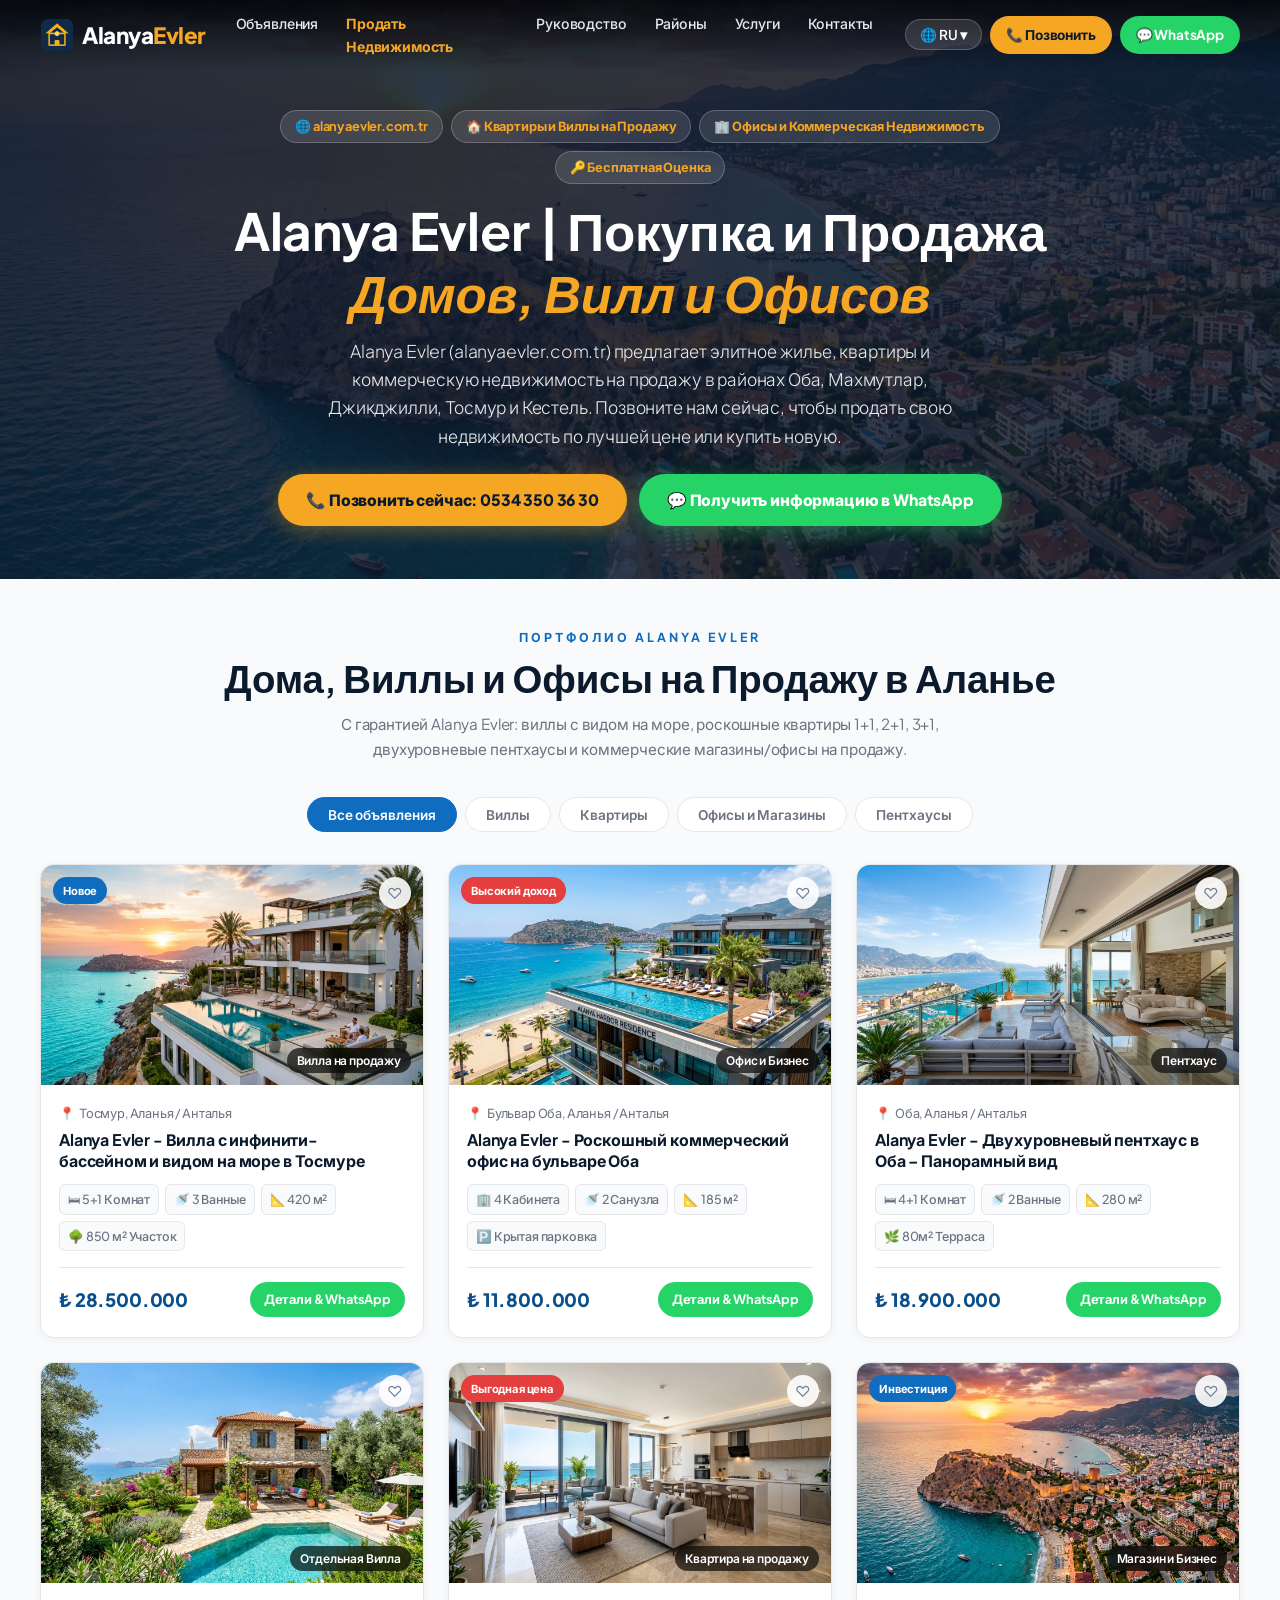
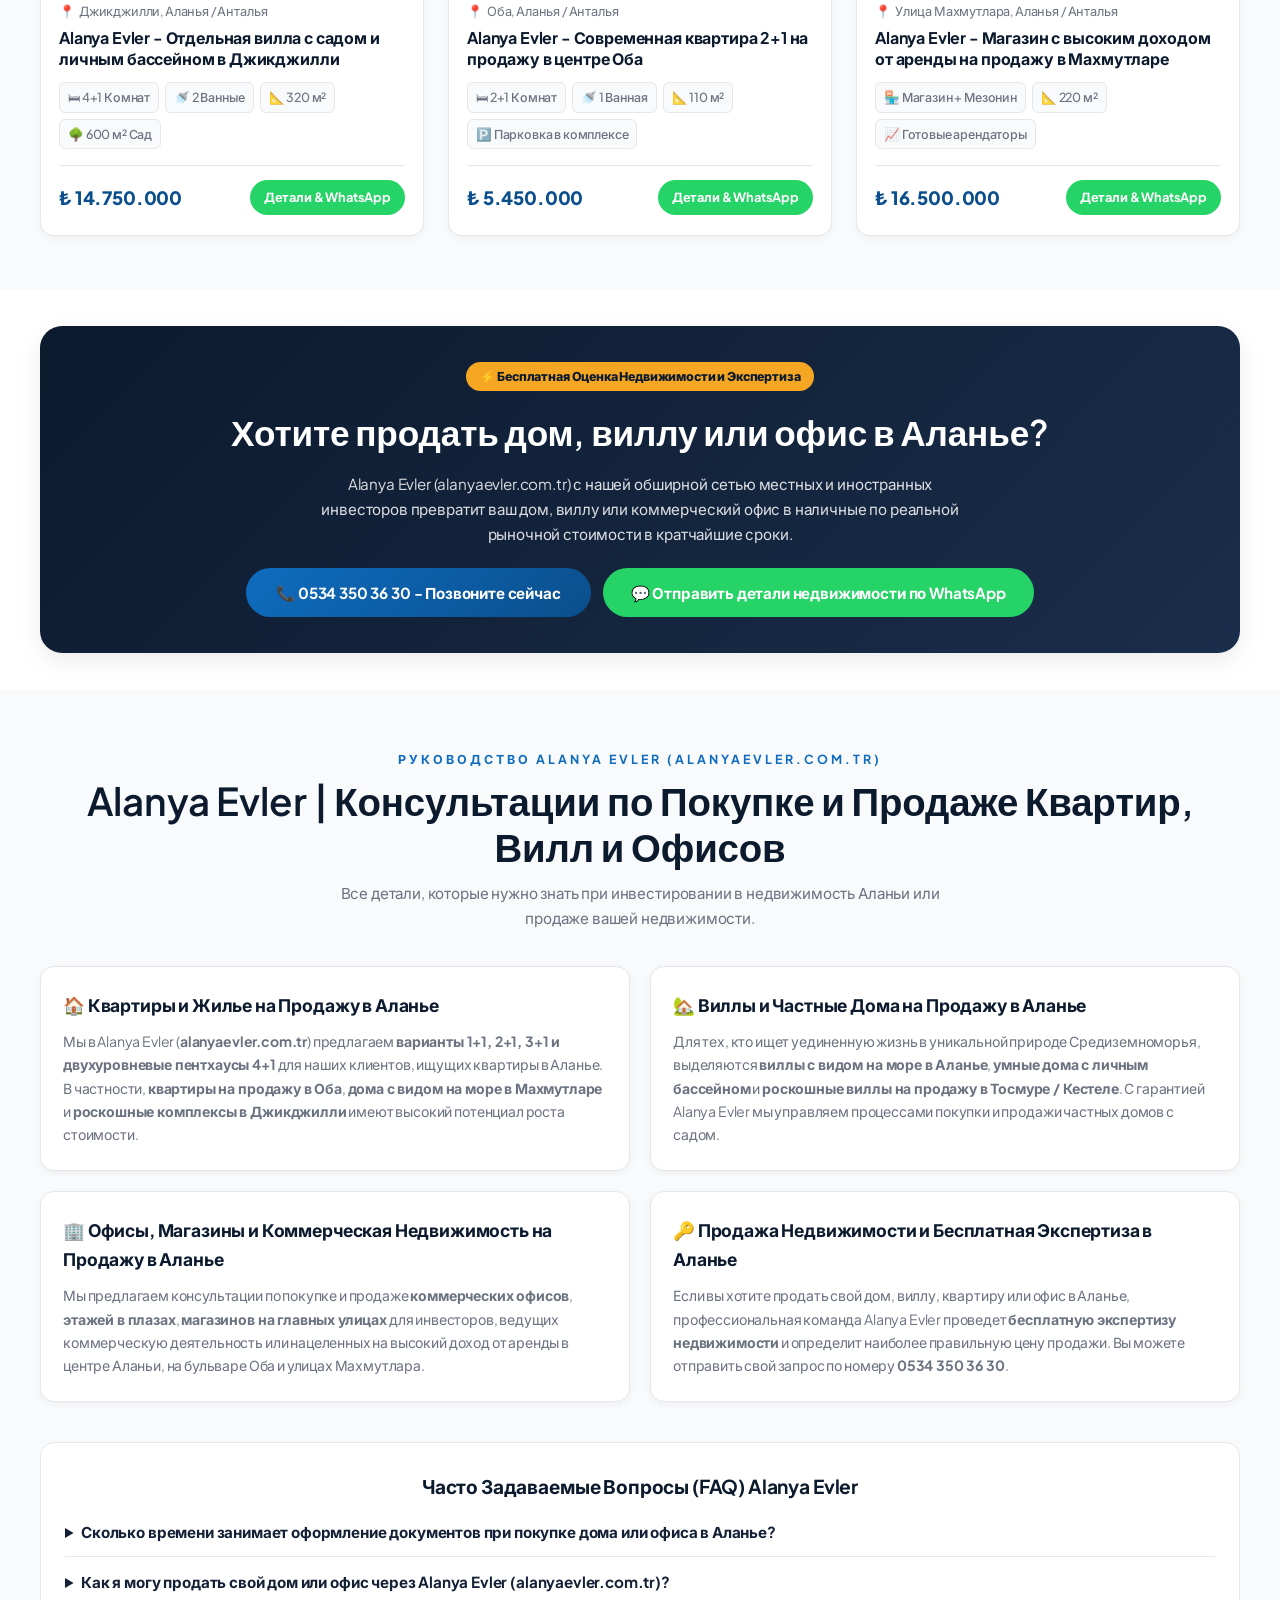
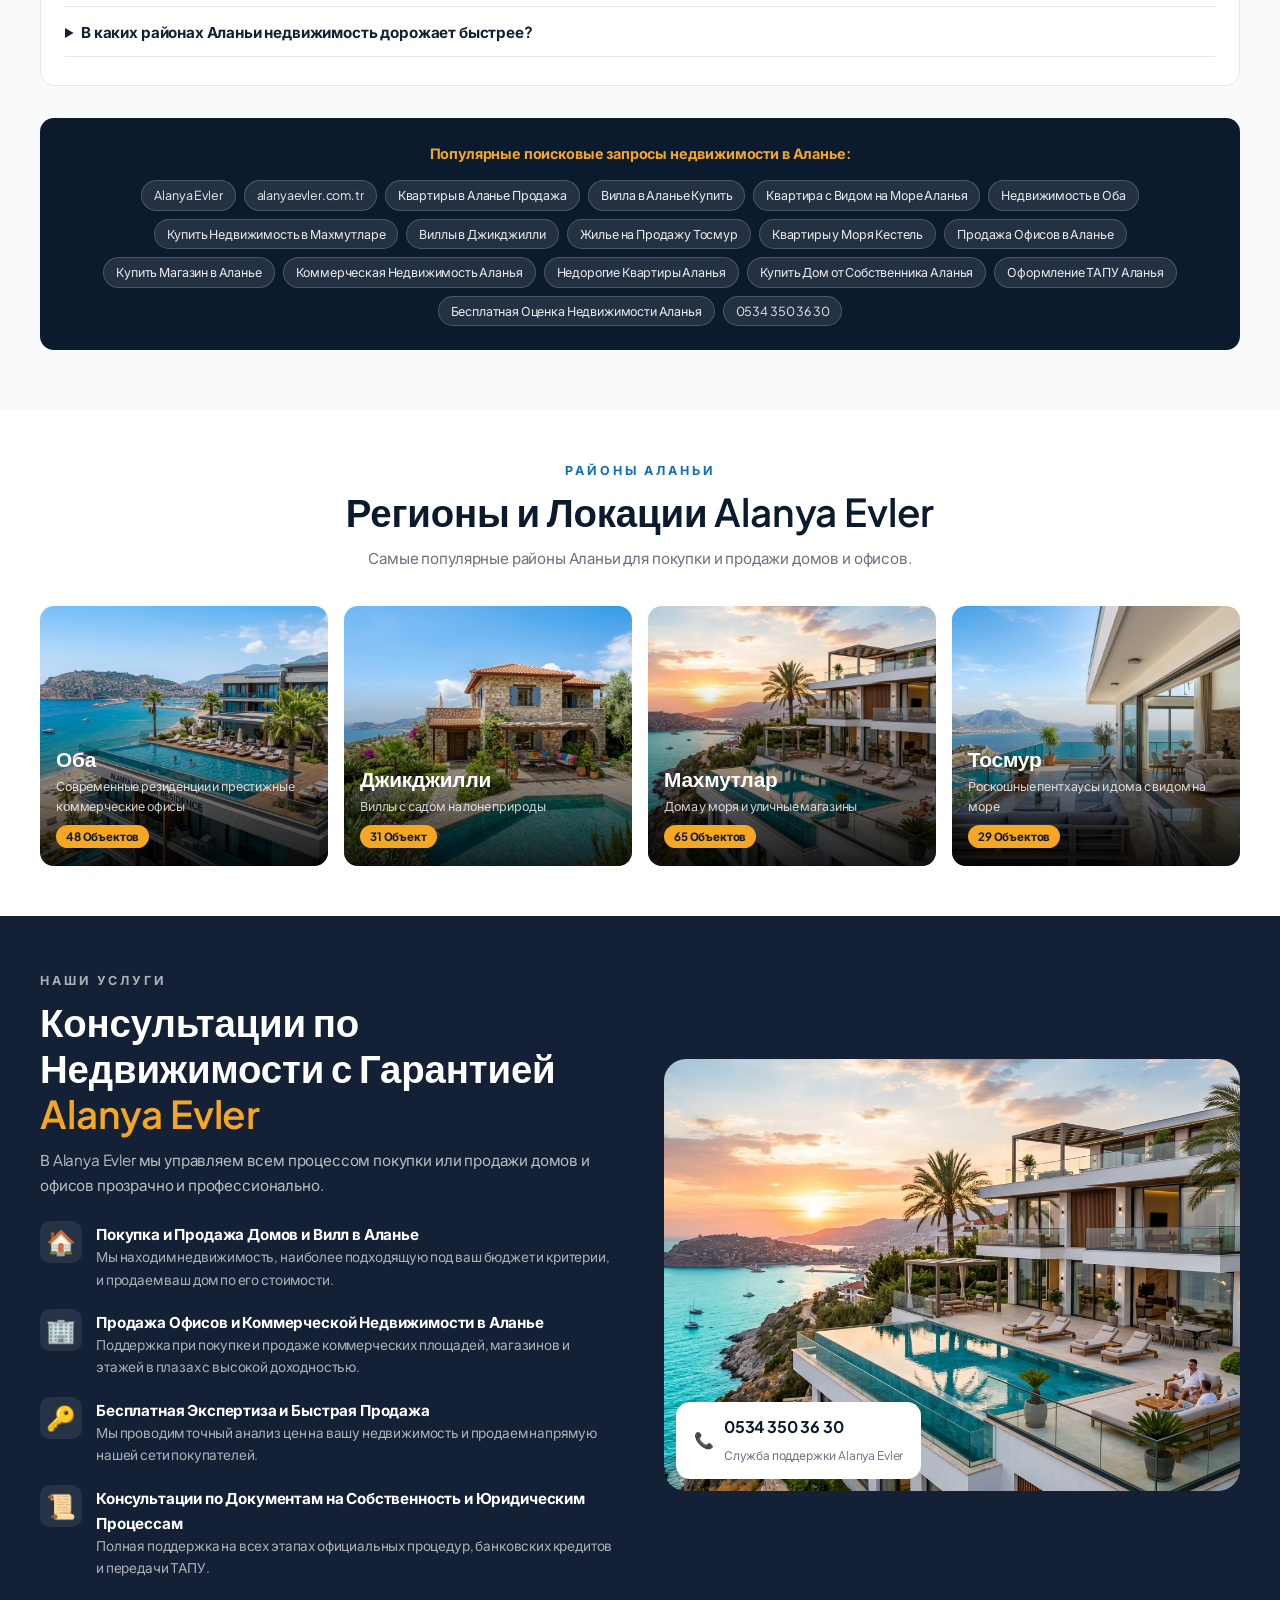
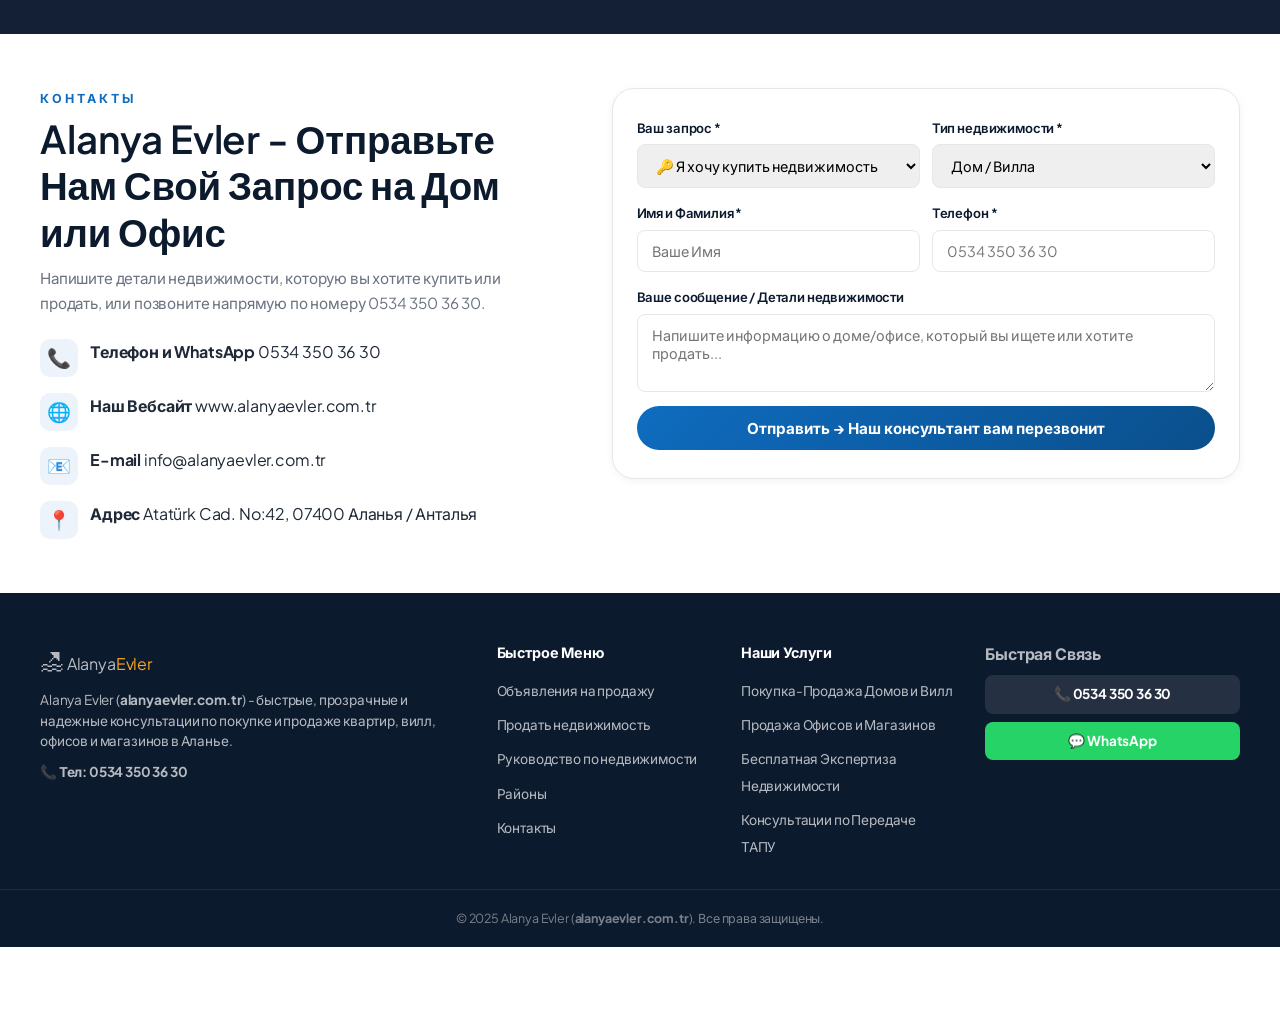
<file: ru/index.html>
<!DOCTYPE html>
<html lang="ru">
<head>
  <!-- Google tag (gtag.js) -->
  <script async src="https://www.googletagmanager.com/gtag/js?id=AW-18306847725"></script>
  <script>
    window.dataLayer = window.dataLayer || [];
    function gtag(){dataLayer.push(arguments);}
    gtag('js', new Date());

    gtag('config', 'AW-18306847725');
  </script>

  <meta charset="UTF-8" />
  <meta name="viewport" content="width=device-width, initial-scale=1.0" />

  <!-- SEO Meta Tags -->
  <title>Недвижимость в Аланье | Квартиры, Виллы и Офисы на Продажу – alanyaevler.com.tr</title>
  <meta name="description" content="Alanya Evler (alanyaevler.com.tr) - продажа и покупка квартир, вилл с видом на море, пентхаусов и коммерческих офисов в Аланье. Чтобы выгодно продать свою недвижимость или купить новый дом, свяжитесь с нами по телефону 0534 350 36 30." />
  <meta name="keywords" content="недвижимость в Аланье, квартиры в Аланье продажа, вилла в Аланье купить, квартира с видом на море Аланья, купить недвижимость в Турции, alanyaevler.com.tr, продажа офисов в Аланье, недвижимость в Оба, квартиры в Махмутларе, виллы в Джикджилли, апартаменты в Тосмуре, купить коммерческую недвижимость, бесплатная оценка недвижимости, 0534 350 36 30" />
  <meta name="author" content="Alanya Evler" />
  <meta name="robots" content="index, follow, max-image-preview:large, max-snippet:-1, max-video-preview:-1" />
  <meta name="google-site-verification" content="SbpFuB-q7W7WU42CqfBKwYfPBu1md57FYNaONwI0_yk" />
  <link rel="canonical" href="https://www.alanyaevler.com.tr/ru/" />

  <!-- Favicon / Brand Icon -->
  <link rel="icon" type="image/svg+xml" href="../favicon.svg" />
  <link rel="icon" type="image/png" sizes="32x32" href="../favicon.png" />
  <link rel="icon" type="image/x-icon" href="../favicon.ico" />
  <link rel="apple-touch-icon" href="../apple-touch-icon.png" />

  <!-- Hreflang Tags for Multilingual SEO -->
  <link rel="alternate" hreflang="tr" href="https://www.alanyaevler.com.tr/" />
  <link rel="alternate" hreflang="en" href="https://www.alanyaevler.com.tr/en/" />
  <link rel="alternate" hreflang="ru" href="https://www.alanyaevler.com.tr/ru/" />
  <link rel="alternate" hreflang="de" href="https://www.alanyaevler.com.tr/de/" />
  <link rel="alternate" hreflang="x-default" href="https://www.alanyaevler.com.tr/" />

  <!-- Open Graph / Facebook / WhatsApp -->
  <meta property="og:type" content="website" />
  <meta property="og:locale" content="ru_RU" />
  <meta property="og:url" content="https://www.alanyaevler.com.tr/ru/" />
  <meta property="og:site_name" content="Alanya Evler" />
  <meta property="og:title" content="Недвижимость в Аланье | Квартиры, Виллы и Офисы на Продажу" />
  <meta property="og:description" content="Alanya Evler (alanyaevler.com.tr) - самый надежный бренд по покупке и продаже вилл с видом на море, квартир и коммерческих офисов в Аланье. Тел: 0534 350 36 30" />
  <meta property="og:image" content="https://www.alanyaevler.com.tr/images/hero_banner.jpg" />

  <!-- Twitter Card -->
  <meta name="twitter:card" content="summary_large_image" />
  <meta name="twitter:title" content="Недвижимость в Аланье | Квартиры, Виллы и Офисы на Продажу" />
  <meta name="twitter:description" content="Alanya Evler (alanyaevler.com.tr) консультации по покупке и продаже домов и офисов. 0534 350 36 30" />
  <meta name="twitter:image" content="https://www.alanyaevler.com.tr/images/hero_banner.jpg" />

  <!-- Schema.org RealEstateAgent & FAQPage Structured Data -->
  <script type="application/ld+json">
  [
    {
      "@context": "https://schema.org",
      "@type": "RealEstateAgent",
      "@id": "https://www.alanyaevler.com.tr/#organization",
      "name": "Alanya Evler",
      "url": "https://www.alanyaevler.com.tr/",
      "logo": "https://www.alanyaevler.com.tr/images/hero_banner.jpg",
      "image": "https://www.alanyaevler.com.tr/images/hero_banner.jpg",
      "telephone": "+90 534 350 36 30",
      "email": "info@alanyaevler.com.tr",
      "priceRange": "₺₺₺",
      "address": {
        "@type": "PostalAddress",
        "streetAddress": "Atatürk Cad. No:42",
        "addressLocality": "Alanya",
        "addressRegion": "Antalya",
        "postalCode": "07400",
        "addressCountry": "TR"
      },
      "geo": {
        "@type": "GeoCoordinates",
        "latitude": "36.543750",
        "longitude": "31.999820"
      },
      "areaServed": [
        "Alanya", "Oba", "Mahmutlar", "Çıkçıllı", "Tosmur", "Kestel", "Kargıcak", "Avsallar", "Konaklı"
      ],
      "openingHoursSpecification": {
        "@type": "OpeningHoursSpecification",
        "dayOfWeek": ["Monday", "Tuesday", "Wednesday", "Thursday", "Friday", "Saturday"],
        "opens": "09:00",
        "closes": "19:00"
      }
    },
    {
      "@context": "https://schema.org",
      "@type": "FAQPage",
      "mainEntity": [
        {
          "@type": "Question",
          "name": "Как я могу быстро продать свой дом или офис в Аланье?",
          "acceptedAnswer": {
            "@type": "Answer",
            "text": "Мы в Alanya Evler (alanyaevler.com.tr) проводим бесплатную экспертизу и правильную оценку вашей недвижимости, предлагая её нашей обширной базе покупателей. Вы можете отправить детали по номеру 0534 350 36 30 или через WhatsApp."
          }
        },
        {
          "@type": "Question",
          "name": "Какие районы в Аланье выгодны для инвестиций?",
          "acceptedAnswer": {
            "@type": "Answer",
            "text": "Районы Оба, Махмутлар, Тосмур, Джикджилли и Кестель являются наиболее предпочтительными инвестиционными регионами в портфолио Alanya Evler благодаря высокому доходу от аренды и потенциалу роста стоимости."
          }
        },
        {
          "@type": "Question",
          "name": "Есть ли в Аланье коммерческие офисы и магазины на продажу?",
          "acceptedAnswer": {
            "@type": "Answer",
            "text": "Да, Alanya Evler предлагает консультации по покупке и продаже магазинов, офисных этажей и коммерческих помещений с высокой доходностью от аренды в центре Аланьи, на бульваре Оба и улицах Махмутлара."
          }
        }
      ]
    }
  ]
  </script>

  <!-- Google Fonts: Plus Jakarta Sans & Inter for professional warm readability -->
  <link rel="preconnect" href="https://fonts.googleapis.com" />
  <link rel="preconnect" href="https://fonts.gstatic.com" crossorigin />
  <link href="https://fonts.googleapis.com/css2?family=Plus+Jakarta+Sans:ital,wght@0,300;0,400;0,500;0,600;0,700;0,800;1,400;1,600&family=Inter:wght@400;500;600;700&display=swap" rel="stylesheet" />

  <link rel="stylesheet" href="../style.css" />
</head>
<body>

  <!-- ===== NAVBAR ===== -->
  <header class="navbar" id="navbar">
    <div class="nav-container">
      <a href="/ru/" class="logo" id="logo-link" aria-label="Alanya Evler Главная">
        <img src="../favicon.png" alt="Alanya Evler" class="logo-img" style="width:34px;height:34px;border-radius:8px;object-fit:cover;" />
        <span class="logo-text">Alanya<span class="logo-accent">Evler</span></span>
      </a>

      <nav class="nav-links" id="nav-links" aria-label="Главная навигация">
        <a href="#ilanlar" class="nav-link">Объявления</a>
        <a href="#mulk-sat" class="nav-link highlight-link">Продать Недвижимость</a>
        <a href="#seo-rehber" class="nav-link">Руководство</a>
        <a href="#bolgeler" class="nav-link">Районы</a>
        <a href="#hizmetler" class="nav-link">Услуги</a>
        <a href="#iletisim" class="nav-link">Контакты</a>
      </nav>

      <div class="nav-actions">
        <div class="lang-switcher" id="lang-switcher">
          <button class="lang-btn" aria-label="Выберите язык" aria-expanded="false">🌐 RU ▾</button>
          <div class="lang-dropdown">
            <a href="/" class="lang-option">🇹🇷 Türkçe</a>
            <a href="/en/" class="lang-option">🇬🇧 English</a>
            <a href="/ru/" class="lang-option active">🇷🇺 Русский</a>
            <a href="/de/" class="lang-option">🇩🇪 Deutsch</a>
          </div>
        </div>
        <a href="tel:+905343503630" class="nav-cta nav-cta-call" id="nav-call-btn" aria-label="Позвонить сейчас">
          📞 Позвонить
        </a>
        <a href="https://wa.me/905343503630?text=Здравствуйте,%20я%20хотел%20бы%20получить%20информацию%20о%20недвижимости%20Alanya%20Evler." class="nav-cta nav-cta-wp" id="nav-wp-btn" target="_blank" rel="noopener noreferrer" aria-label="WhatsApp Контакт">
          💬 WhatsApp
        </a>
      </div>

      <button class="hamburger" id="hamburger-btn" aria-label="Меню" aria-expanded="false">
        <span></span><span></span><span></span>
      </button>
    </div>
  </header>

  <!-- ===== HERO (COMPACT & CLEAN) ===== -->
  <section class="hero hero-compact" id="hero" aria-label="Главный баннер">
    <div class="hero-bg">
      <img src="../images/hero_banner.jpg" alt="Alanya Evler alanyaevler.com.tr квартиры и виллы на продажу" class="hero-img" loading="eager" />
      <div class="hero-overlay"></div>
    </div>

    <div class="hero-content">
      <div class="hero-tags">
        <span class="hero-tag">🌐 alanyaevler.com.tr</span>
        <span class="hero-tag">🏠 Квартиры и Виллы на Продажу</span>
        <span class="hero-tag">🏢 Офисы и Коммерческая Недвижимость</span>
        <span class="hero-tag">🔑 Бесплатная Оценка</span>
      </div>

      <h1 class="hero-title">Alanya Evler | Покупка и Продажа<br><em>Домов, Вилл и Офисов</em></h1>
      <p class="hero-subtitle">Alanya Evler (alanyaevler.com.tr) предлагает элитное жилье, квартиры и коммерческую недвижимость на продажу в районах Оба, Махмутлар, Джикджилли, Тосмур и Кестель. Позвоните нам сейчас, чтобы продать свою недвижимость по лучшей цене или купить новую.</p>

      <!-- Hero Quick Contact Buttons -->
      <div class="hero-quick-btns">
        <a href="tel:+905343503630" class="btn-hero-call" id="hero-call-btn">
          📞 Позвонить сейчас: 0534 350 36 30
        </a>
        <a href="https://wa.me/905343503630?text=Здравствуйте,%20я%20хотел%20бы%20получить%20информацию%20о%20недвижимости%20Alanya%20Evler." class="btn-hero-wp" id="hero-wp-btn" target="_blank" rel="noopener noreferrer">
          💬 Получить информацию в WhatsApp
        </a>
      </div>
    </div>
  </section>

  <!-- ===== FEATURED LISTINGS ===== -->
  <section class="listings-section" id="ilanlar" aria-label="Популярные Объявления">
    <div class="container">
      <div class="section-header">
        <p class="section-eyebrow">Портфолио Alanya Evler</p>
        <h2 class="section-title">Дома, Виллы и Офисы на Продажу в Аланье</h2>
        <p class="section-desc">С гарантией Alanya Evler: виллы с видом на море, роскошные квартиры 1+1, 2+1, 3+1, двухуровневые пентхаусы и коммерческие магазины/офисы на продажу.</p>
      </div>

      <div class="filter-bar" role="tablist" aria-label="Фильтры объявлений">
        <button class="filter-btn active" data-filter="all" role="tab" aria-selected="true" id="filter-all">Все объявления</button>
        <button class="filter-btn" data-filter="villa" role="tab" aria-selected="false" id="filter-villa">Виллы</button>
        <button class="filter-btn" data-filter="daire" role="tab" aria-selected="false" id="filter-daire">Квартиры</button>
        <button class="filter-btn" data-filter="ofis" role="tab" aria-selected="false" id="filter-ofis">Офисы и Магазины</button>
        <button class="filter-btn" data-filter="penthouse" role="tab" aria-selected="false" id="filter-penthouse">Пентхаусы</button>
      </div>

      <div class="listings-grid" id="listings-grid">

        <!-- Listing 1: Villa -->
        <article class="listing-card" data-type="villa" itemscope itemtype="https://schema.org/Accommodation">
          <div class="card-img-wrap">
            <img src="../images/villa_deniz.jpg" alt="Alanya Evler Тосмур роскошная вилла с видом на море на продажу" class="card-img" loading="lazy" itemprop="image" />
            <span class="card-badge badge-new">Новое</span>
            <span class="card-type">Вилла на продажу</span>
            <button class="card-fav" aria-label="Добавить в избранное" data-id="1">♡</button>
          </div>
          <div class="card-body">
            <div class="card-location" itemprop="address">
              <span class="pin">📍</span> Тосмур, Аланья / Анталья
            </div>
            <h3 class="card-title" itemprop="name">Alanya Evler - Вилла с инфинити-бассейном и видом на море в Тосмуре</h3>
            <div class="card-features">
              <span class="feat-item">🛏 5+1 Комнат</span>
              <span class="feat-item">🚿 3 Ванные</span>
              <span class="feat-item">📐 420 м²</span>
              <span class="feat-item">🌳 850 м² Участок</span>
            </div>
            <div class="card-footer">
              <span class="card-price" itemprop="price">₺ 28.500.000</span>
              <a href="https://wa.me/905343503630?text=Здравствуйте,%20я%20хотел%20бы%20получить%20информацию%20о%20вилле%20в%20Тосмуре%20от%20Alanya%20Evler." target="_blank" rel="noopener noreferrer" class="card-btn" aria-label="Информация по вилле WhatsApp">Детали & WhatsApp</a>
            </div>
          </div>
        </article>

        <!-- Listing 2: Ofis & İşyeri -->
        <article class="listing-card" data-type="ofis" itemscope itemtype="https://schema.org/Accommodation">
          <div class="card-img-wrap">
            <img src="../images/rezidans.jpg" alt="Alanya Evler Бульвар Оба продажа коммерческого офиса" class="card-img" loading="lazy" itemprop="image" />
            <span class="card-badge badge-hot">Высокий доход</span>
            <span class="card-type">Офис и Бизнес</span>
            <button class="card-fav" aria-label="Добавить в избранное" data-id="2">♡</button>
          </div>
          <div class="card-body">
            <div class="card-location" itemprop="address">
              <span class="pin">📍</span> Бульвар Оба, Аланья / Анталья
            </div>
            <h3 class="card-title" itemprop="name">Alanya Evler - Роскошный коммерческий офис на бульваре Оба</h3>
            <div class="card-features">
              <span class="feat-item">🏢 4 Кабинета</span>
              <span class="feat-item">🚿 2 Санузла</span>
              <span class="feat-item">📐 185 м²</span>
              <span class="feat-item">🅿️ Крытая парковка</span>
            </div>
            <div class="card-footer">
              <span class="card-price" itemprop="price">₺ 11.800.000</span>
              <a href="https://wa.me/905343503630?text=Здравствуйте,%20я%20хотел%20бы%20получить%20информацию%20об%20офисе%20в%20Оба%20от%20Alanya%20Evler." target="_blank" rel="noopener noreferrer" class="card-btn" aria-label="Информация по офису">Детали & WhatsApp</a>
            </div>
          </div>
        </article>

        <!-- Listing 3: Penthouse -->
        <article class="listing-card" data-type="penthouse" itemscope itemtype="https://schema.org/Accommodation">
          <div class="card-img-wrap">
            <img src="../images/penthouse.jpg" alt="Alanya Evler Оба панорамный вид на море и горы пентхаус на продажу" class="card-img" loading="lazy" itemprop="image" />
            <span class="card-type">Пентхаус</span>
            <button class="card-fav" aria-label="Добавить в избранное" data-id="3">♡</button>
          </div>
          <div class="card-body">
            <div class="card-location" itemprop="address">
              <span class="pin">📍</span> Оба, Аланья / Анталья
            </div>
            <h3 class="card-title" itemprop="name">Alanya Evler - Двухуровневый пентхаус в Оба – Панорамный вид</h3>
            <div class="card-features">
              <span class="feat-item">🛏 4+1 Комнат</span>
              <span class="feat-item">🚿 2 Ванные</span>
              <span class="feat-item">📐 280 м²</span>
              <span class="feat-item">🌿 80м² Терраса</span>
            </div>
            <div class="card-footer">
              <span class="card-price" itemprop="price">₺ 18.900.000</span>
              <a href="https://wa.me/905343503630?text=Здравствуйте,%20я%20хотел%20бы%20получить%20информацию%20о%20пентхаусе%20в%20Оба%20от%20Alanya%20Evler." target="_blank" rel="noopener noreferrer" class="card-btn" aria-label="Информация по пентхаусу">Детали & WhatsApp</a>
            </div>
          </div>
        </article>

        <!-- Listing 4: Bahçeli Villa -->
        <article class="listing-card" data-type="villa" itemscope itemtype="https://schema.org/Accommodation">
          <div class="card-img-wrap">
            <img src="../images/bahceli_villa.jpg" alt="Alanya Evler Джикджилли частный дом с садом и бассейном на продажу" class="card-img" loading="lazy" itemprop="image" />
            <span class="card-type">Отдельная Вилла</span>
            <button class="card-fav" aria-label="Добавить в избранное" data-id="4">♡</button>
          </div>
          <div class="card-body">
            <div class="card-location" itemprop="address">
              <span class="pin">📍</span> Джикджилли, Аланья / Анталья
            </div>
            <h3 class="card-title" itemprop="name">Alanya Evler - Отдельная вилла с садом и личным бассейном в Джикджилли</h3>
            <div class="card-features">
              <span class="feat-item">🛏 4+1 Комнат</span>
              <span class="feat-item">🚿 2 Ванные</span>
              <span class="feat-item">📐 320 м²</span>
              <span class="feat-item">🌳 600 м² Сад</span>
            </div>
            <div class="card-footer">
              <span class="card-price" itemprop="price">₺ 14.750.000</span>
              <a href="https://wa.me/905343503630?text=Здравствуйте,%20я%20хотел%20бы%20получить%20информацию%20о%20вилле%20в%20Джикджилли%20от%20Alanya%20Evler." target="_blank" rel="noopener noreferrer" class="card-btn" aria-label="Информация по вилле">Детали & WhatsApp</a>
            </div>
          </div>
        </article>

        <!-- Listing 5: Daire -->
        <article class="listing-card" data-type="daire" itemscope itemtype="https://schema.org/Accommodation">
          <div class="card-img-wrap">
            <img src="../images/daire_oba.jpg" alt="Alanya Evler Оба продажа современной квартиры 2+1 по доступной цене" class="card-img" loading="lazy" itemprop="image" />
            <span class="card-badge badge-hot">Выгодная цена</span>
            <span class="card-type">Квартира на продажу</span>
            <button class="card-fav" aria-label="Добавить в избранное" data-id="5">♡</button>
          </div>
          <div class="card-body">
            <div class="card-location" itemprop="address">
              <span class="pin">📍</span> Оба, Аланья / Анталья
            </div>
            <h3 class="card-title" itemprop="name">Alanya Evler - Современная квартира 2+1 на продажу в центре Оба</h3>
            <div class="card-features">
              <span class="feat-item">🛏 2+1 Комнат</span>
              <span class="feat-item">🚿 1 Ванная</span>
              <span class="feat-item">📐 110 м²</span>
              <span class="feat-item">🅿️ Парковка в комплексе</span>
            </div>
            <div class="card-footer">
              <span class="card-price" itemprop="price">₺ 5.450.000</span>
              <a href="https://wa.me/905343503630?text=Здравствуйте,%20я%20хотел%20бы%20получить%20информацию%20о%20квартире%202%2B1%20в%20Оба%20от%20Alanya%20Evler." target="_blank" rel="noopener noreferrer" class="card-btn" aria-label="Информация по квартире">Детали & WhatsApp</a>
            </div>
          </div>
        </article>

        <!-- Listing 6: Ofis & Dükkan 2 -->
        <article class="listing-card" data-type="ofis" itemscope itemtype="https://schema.org/Accommodation">
          <div class="card-img-wrap">
            <img src="../images/hero_banner.jpg" alt="Alanya Evler Махмутлар главная улица продажа магазина коммерческая недвижимость" class="card-img" loading="lazy" itemprop="image" />
            <span class="card-badge badge-new">Инвестиция</span>
            <span class="card-type">Магазин и Бизнес</span>
            <button class="card-fav" aria-label="Добавить в избранное" data-id="6">♡</button>
          </div>
          <div class="card-body">
            <div class="card-location" itemprop="address">
              <span class="pin">📍</span> Улица Махмутлара, Аланья / Анталья
            </div>
            <h3 class="card-title" itemprop="name">Alanya Evler - Магазин с высоким доходом от аренды на продажу в Махмутларе</h3>
            <div class="card-features">
              <span class="feat-item">🏪 Магазин + Мезонин</span>
              <span class="feat-item">📐 220 м²</span>
              <span class="feat-item">📈 Готовые арендаторы</span>
            </div>
            <div class="card-footer">
              <span class="card-price" itemprop="price">₺ 16.500.000</span>
              <a href="https://wa.me/905343503630?text=Здравствуйте,%20я%20хотел%20бы%20получить%20информацию%20о%20коммерческой%20недвижимости%20в%20Махмутларе%20от%20Alanya%20Evler." target="_blank" rel="noopener noreferrer" class="card-btn" aria-label="Информация по бизнесу">Детали & WhatsApp</a>
            </div>
          </div>
        </article>

      </div>
    </div>
  </section>

  <!-- ===== SELL YOUR PROPERTY BANNER ===== -->
  <section class="mulk-sat-section" id="mulk-sat" aria-label="Продайте свою недвижимость">
    <div class="container">
      <div class="sell-banner">
        <div class="sell-banner-content">
          <span class="sell-badge">⚡ Бесплатная Оценка Недвижимости и Экспертиза</span>
          <h2 class="sell-title">Хотите продать дом, виллу или офис в Аланье?</h2>
          <p class="sell-desc">Alanya Evler (alanyaevler.com.tr) с нашей обширной сетью местных и иностранных инвесторов превратит ваш дом, виллу или коммерческий офис в наличные по реальной рыночной стоимости в кратчайшие сроки.</p>
          <div class="sell-actions">
            <a href="tel:+905343503630" class="btn-primary sell-btn-call">
              📞 0534 350 36 30 - Позвоните сейчас
            </a>
            <a href="https://wa.me/905343503630?text=Здравствуйте,%20я%20хотел%20бы%20продать%20свой%20дом/офис%20через%20Alanya%20Evler.%20Можете%20ли%20вы%20сделать%20оценку%20стоимости?" target="_blank" rel="noopener noreferrer" class="btn-secondary sell-btn-wp">
              💬 Отправить детали недвижимости по WhatsApp
            </a>
          </div>
        </div>
      </div>
    </div>
  </section>

  <!-- ===== EXTENSIVE SEO REHBER & KEYWORD HUB SECTION ===== -->
  <section class="seo-guide-section" id="seo-rehber" aria-label="Руководство Alanya Evler">
    <div class="container">
      <div class="section-header">
        <p class="section-eyebrow">Руководство Alanya Evler (alanyaevler.com.tr)</p>
        <h2 class="section-title">Alanya Evler | Консультации по Покупке и Продаже Квартир, Вилл и Офисов</h2>
        <p class="section-desc">Все детали, которые нужно знать при инвестировании в недвижимость Аланьи или продаже вашей недвижимости.</p>
      </div>

      <div class="seo-grid">
        <article class="seo-card">
          <h3>🏠 Квартиры и Жилье на Продажу в Аланье</h3>
          <p>Мы в Alanya Evler (<strong>alanyaevler.com.tr</strong>) предлагаем <strong>варианты 1+1, 2+1, 3+1 и двухуровневые пентхаусы 4+1</strong> для наших клиентов, ищущих квартиры в Аланье. В частности, <strong>квартиры на продажу в Оба</strong>, <strong>дома с видом на море в Махмутларе</strong> и <strong>роскошные комплексы в Джикджилли</strong> имеют высокий потенциал роста стоимости.</p>
        </article>

        <article class="seo-card">
          <h3>🏡 Виллы и Частные Дома на Продажу в Аланье</h3>
          <p>Для тех, кто ищет уединенную жизнь в уникальной природе Средиземноморья, выделяются <strong>виллы с видом на море в Аланье</strong>, <strong>умные дома с личным бассейном</strong> и <strong>роскошные виллы на продажу в Тосмуре / Кестеле</strong>. С гарантией Alanya Evler мы управляем процессами покупки и продажи частных домов с садом.</p>
        </article>

        <article class="seo-card">
          <h3>🏢 Офисы, Магазины и Коммерческая Недвижимость на Продажу в Аланье</h3>
          <p>Мы предлагаем консультации по покупке и продаже <strong>коммерческих офисов</strong>, <strong>этажей в плазах</strong>, <strong>магазинов на главных улицах</strong> для инвесторов, ведущих коммерческую деятельность или нацеленных на высокий доход от аренды в центре Аланьи, на бульваре Оба и улицах Махмутлара.</p>
        </article>

        <article class="seo-card">
          <h3>🔑 Продажа Недвижимости и Бесплатная Экспертиза в Аланье</h3>
          <p>Если вы хотите продать свой дом, виллу, квартиру или офис в Аланье, профессиональная команда Alanya Evler проведет <strong>бесплатную экспертизу недвижимости</strong> и определит наиболее правильную цену продажи. Вы можете отправить свой запрос по номеру <strong>0534 350 36 30</strong>.</p>
        </article>
      </div>

      <!-- FAQ Section -->
      <div class="seo-faq">
        <h3 class="faq-title">Часто Задаваемые Вопросы (FAQ) Alanya Evler</h3>
        <div class="faq-list">
          <details class="faq-item">
            <summary><strong>Сколько времени занимает оформление документов при покупке дома или офиса в Аланье?</strong></summary>
            <p>При наличии всех необходимых документов, оформление в Кадастровом управлении Аланьи при поддержке консультантов Alanya Evler занимает от 1 до 3 рабочих дней.</p>
          </details>
          <details class="faq-item">
            <summary><strong>Как я могу продать свой дом или офис через Alanya Evler (alanyaevler.com.tr)?</strong></summary>
            <p>Вы можете позвонить нам по телефону 0534 350 36 30 или отправить местоположение и фотографии вашей недвижимости через WhatsApp. После бесплатной оценки мы представим вашу недвижимость нашим покупателям.</p>
          </details>
          <details class="faq-item">
            <summary><strong>В каких районах Аланьи недвижимость дорожает быстрее?</strong></summary>
            <p>Районы Оба, Махмутлар, Джикджилли, Тосмур и Кестель являются самыми быстроразвивающимися локациями Аланьи, чья инвестиционная стоимость постоянно растет.</p>
          </details>
        </div>
      </div>

      <!-- Keyword Tags Cloud for SEO -->
      <div class="seo-tags-cloud">
        <h4>Популярные поисковые запросы недвижимости в Аланье:</h4>
        <div class="tags-wrapper">
          <span class="tag">Alanya Evler</span>
          <span class="tag">alanyaevler.com.tr</span>
          <span class="tag">Квартиры в Аланье Продажа</span>
          <span class="tag">Вилла в Аланье Купить</span>
          <span class="tag">Квартира с Видом на Море Аланья</span>
          <span class="tag">Недвижимость в Оба</span>
          <span class="tag">Купить Недвижимость в Махмутларе</span>
          <span class="tag">Виллы в Джикджилли</span>
          <span class="tag">Жилье на Продажу Тосмур</span>
          <span class="tag">Квартиры у Моря Кестель</span>
          <span class="tag">Продажа Офисов в Аланье</span>
          <span class="tag">Купить Магазин в Аланье</span>
          <span class="tag">Коммерческая Недвижимость Аланья</span>
          <span class="tag">Недорогие Квартиры Аланья</span>
          <span class="tag">Купить Дом от Собственника Аланья</span>
          <span class="tag">Оформление ТАПУ Аланья</span>
          <span class="tag">Бесплатная Оценка Недвижимости Аланья</span>
          <span class="tag">0534 350 36 30</span>
        </div>
      </div>

    </div>
  </section>

  <!-- ===== BOLGELER ===== -->
  <section class="bolgeler-section" id="bolgeler" aria-label="Районы">
    <div class="container">
      <div class="section-header">
        <p class="section-eyebrow">Районы Аланьи</p>
        <h2 class="section-title">Регионы и Локации Alanya Evler</h2>
        <p class="section-desc">Самые популярные районы Аланьи для покупки и продажи домов и офисов.</p>
      </div>

      <div class="bolgeler-grid">
        <div class="bolge-card" id="bolge-oba" tabindex="0" aria-label="Район Оба">
          <div class="bolge-img-wrap">
            <img src="../images/rezidans.jpg" alt="Оба Alanya Evler квартиры на продажу и роскошные резиденции" class="bolge-img" loading="lazy"/>
            <div class="bolge-overlay">
              <h3 class="bolge-name">Оба</h3>
              <p class="bolge-desc">Современные резиденции и престижные коммерческие офисы</p>
              <span class="bolge-count">48 Объектов</span>
            </div>
          </div>
        </div>

        <div class="bolge-card" id="bolge-cikcilli" tabindex="0" aria-label="Район Джикджилли">
          <div class="bolge-img-wrap">
            <img src="../images/bahceli_villa.jpg" alt="Джикджилли Alanya Evler виллы с садом на продажу" class="bolge-img" loading="lazy"/>
            <div class="bolge-overlay">
              <h3 class="bolge-name">Джикджилли</h3>
              <p class="bolge-desc">Виллы с садом на лоне природы</p>
              <span class="bolge-count">31 Объект</span>
            </div>
          </div>
        </div>

        <div class="bolge-card" id="bolge-mahmutlar" tabindex="0" aria-label="Район Махмутлар">
          <div class="bolge-img-wrap">
            <img src="../images/villa_deniz.jpg" alt="Махмутлар Alanya Evler квартиры и магазины на продажу" class="bolge-img" loading="lazy"/>
            <div class="bolge-overlay">
              <h3 class="bolge-name">Махмутлар</h3>
              <p class="bolge-desc">Дома у моря и уличные магазины</p>
              <span class="bolge-count">65 Объектов</span>
            </div>
          </div>
        </div>

        <div class="bolge-card" id="bolge-tosmur" tabindex="0" aria-label="Район Тосмур">
          <div class="bolge-img-wrap">
            <img src="../images/penthouse.jpg" alt="Тосмур Alanya Evler роскошные дома с видом на море на продажу" class="bolge-img" loading="lazy"/>
            <div class="bolge-overlay">
              <h3 class="bolge-name">Тосмур</h3>
              <p class="bolge-desc">Роскошные пентхаусы и дома с видом на море</p>
              <span class="bolge-count">29 Объектов</span>
            </div>
          </div>
        </div>
      </div>
    </div>
  </section>

  <!-- ===== WHY US ===== -->
  <section class="why-section" id="hizmetler" aria-label="Почему мы">
    <div class="why-bg"></div>
    <div class="container why-inner">
      <div class="why-text">
        <p class="section-eyebrow light">Наши Услуги</p>
        <h2 class="section-title light">Консультации по Недвижимости с Гарантией <span class="accent-text">Alanya Evler</span></h2>
        <p class="section-desc light">В Alanya Evler мы управляем всем процессом покупки или продажи домов и офисов прозрачно и профессионально.</p>

        <ul class="why-list">
          <li class="why-item">
            <span class="why-icon">🏠</span>
            <div>
              <strong>Покупка и Продажа Домов и Вилл в Аланье</strong>
              <p>Мы находим недвижимость, наиболее подходящую под ваш бюджет и критерии, и продаем ваш дом по его стоимости.</p>
            </div>
          </li>
          <li class="why-item">
            <span class="why-icon">🏢</span>
            <div>
              <strong>Продажа Офисов и Коммерческой Недвижимости в Аланье</strong>
              <p>Поддержка при покупке и продаже коммерческих площадей, магазинов и этажей в плазах с высокой доходностью.</p>
            </div>
          </li>
          <li class="why-item">
            <span class="why-icon">🔑</span>
            <div>
              <strong>Бесплатная Экспертиза и Быстрая Продажа</strong>
              <p>Мы проводим точный анализ цен на вашу недвижимость и продаем напрямую нашей сети покупателей.</p>
            </div>
          </li>
          <li class="why-item">
            <span class="why-icon">📜</span>
            <div>
              <strong>Консультации по Документам на Собственность и Юридическим Процессам</strong>
              <p>Полная поддержка на всех этапах официальных процедур, банковских кредитов и передачи ТАПУ.</p>
            </div>
          </li>
        </ul>
      </div>

      <div class="why-visual">
        <div class="why-card-big">
          <img src="../images/villa_deniz.jpg" alt="Alanya Evler продажа элитных вилл" class="why-img" loading="lazy" />
          <div class="why-badge-float">
            <span class="badge-icon">📞</span>
            <div>
              <strong>0534 350 36 30</strong>
              <small>Служба поддержки Alanya Evler</small>
            </div>
          </div>
        </div>
      </div>
    </div>
  </section>

  <!-- ===== CONTACT ===== -->
  <section class="contact-section" id="iletisim" aria-label="Контакты">
    <div class="container contact-inner">
      <div class="contact-info">
        <p class="section-eyebrow">Контакты</p>
        <h2 class="section-title">Alanya Evler - Отправьте Нам Свой Запрос на Дом или Офис</h2>
        <p class="section-desc">Напишите детали недвижимости, которую вы хотите купить или продать, или позвоните напрямую по номеру 0534 350 36 30.</p>

        <ul class="contact-details">
          <li>
            <span class="contact-icon">📞</span>
            <div>
              <strong>Телефон и WhatsApp</strong>
              <a href="tel:+905343503630" id="contact-phone-link">0534 350 36 30</a>
            </div>
          </li>
          <li>
            <span class="contact-icon">🌐</span>
            <div>
              <strong>Наш Вебсайт</strong>
              <a href="https://www.alanyaevler.com.tr" id="contact-web-link">www.alanyaevler.com.tr</a>
            </div>
          </li>
          <li>
            <span class="contact-icon">📧</span>
            <div>
              <strong>E-mail</strong>
              <a href="mailto:info@alanyaevler.com.tr" id="contact-email-link">info@alanyaevler.com.tr</a>
            </div>
          </li>
          <li>
            <span class="contact-icon">📍</span>
            <div>
              <strong>Адрес</strong>
              <span>Atatürk Cad. No:42, 07400 Аланья / Анталья</span>
            </div>
          </li>
        </ul>
      </div>

      <form class="contact-form" id="contact-form" novalidate aria-label="Контактная форма">
        <div class="form-row">
          <div class="form-group">
            <label for="form-intent">Ваш запрос *</label>
            <select id="form-intent" name="intent" required>
              <option value="alım">🔑 Я хочу купить недвижимость</option>
              <option value="satım">💰 Я хочу продать недвижимость</option>
            </select>
          </div>
          <div class="form-group">
            <label for="form-interest">Тип недвижимости *</label>
            <select id="form-interest" name="interest" required>
              <option value="ev">Дом / Вилла</option>
              <option value="daire">Квартира</option>
              <option value="ofis">Офис / Коммерция / Магазин</option>
              <option value="penthouse">Пентхаус</option>
            </select>
          </div>
        </div>

        <div class="form-row">
          <div class="form-group">
            <label for="form-name">Имя и Фамилия *</label>
            <input type="text" id="form-name" name="name" placeholder="Ваше Имя" required autocomplete="name" />
          </div>
          <div class="form-group">
            <label for="form-phone">Телефон *</label>
            <input type="tel" id="form-phone" name="phone" placeholder="0534 350 36 30" required autocomplete="tel" />
          </div>
        </div>

        <div class="form-group">
          <label for="form-message">Ваше сообщение / Детали недвижимости</label>
          <textarea id="form-message" name="message" rows="3" placeholder="Напишите информацию о доме/офисе, который вы ищете или хотите продать..."></textarea>
        </div>
        <button type="submit" class="btn-primary w-full" id="contact-submit-btn">Отправить → Наш консультант вам перезвонит</button>
        <div class="form-success" id="form-success" style="display:none;">
          ✅ Ваш запрос был отправлен в Alanya Evler! Мы свяжемся с вами в кратчайшие сроки.
        </div>
      </form>
    </div>
  </section>

  <!-- ===== FOOTER ===== -->
  <footer class="footer" aria-label="Нижний колонтитул">
    <div class="container footer-inner">
      <div class="footer-brand">
        <span class="logo-icon">🏖</span>
        <span class="logo-text">Alanya<span class="logo-accent">Evler</span></span>
        <p>Alanya Evler (<strong>alanyaevler.com.tr</strong>) - быстрые, прозрачные и надежные консультации по покупке и продаже квартир, вилл, офисов и магазинов в Аланье.</p>
        <p><strong>📞 Тел: 0534 350 36 30</strong></p>
      </div>

      <div class="footer-links">
        <h4>Быстрое Меню</h4>
        <ul>
          <li><a href="#ilanlar">Объявления на продажу</a></li>
          <li><a href="#mulk-sat">Продать недвижимость</a></li>
          <li><a href="#seo-rehber">Руководство по недвижимости</a></li>
          <li><a href="#bolgeler">Районы</a></li>
          <li><a href="#iletisim">Контакты</a></li>
        </ul>
      </div>

      <div class="footer-links">
        <h4>Наши Услуги</h4>
        <ul>
          <li><a href="#hizmetler">Покупка-Продажа Домов и Вилл</a></li>
          <li><a href="#hizmetler">Продажа Офисов и Магазинов</a></li>
          <li><a href="#mulk-sat">Бесплатная Экспертиза Недвижимости</a></li>
          <li><a href="#hizmetler">Консультации по Передаче ТАПУ</a></li>
        </ul>
      </div>

      <div class="footer-social">
        <h4>Быстрая Связь</h4>
        <div class="footer-quick-contacts">
          <a href="tel:+905343503630" class="btn-footer-contact">📞 0534 350 36 30</a>
          <a href="https://wa.me/905343503630" target="_blank" rel="noopener noreferrer" class="btn-footer-contact wp">💬 WhatsApp</a>
        </div>
      </div>
    </div>

    <div class="footer-bottom">
      <p>© 2025 Alanya Evler (<strong>alanyaevler.com.tr</strong>). Все права защищены.</p>
    </div>
  </footer>

  <!-- ===== STICKY MOBILE BOTTOM BAR ===== -->
  <div class="mobile-sticky-bar" id="mobile-sticky-bar">
    <a href="tel:+905343503630" class="mobile-bar-btn bar-call">
      📞 Позвонить: 0534 350 36 30
    </a>
    <a href="https://wa.me/905343503630?text=Здравствуйте,%20я%20хотел%20бы%20получить%20информацию%20о%20недвижимости%20Alanya%20Evler." target="_blank" rel="noopener noreferrer" class="mobile-bar-btn bar-wp">
      💬 WhatsApp
    </a>
  </div>

  <script src="../main.js"></script>
</body>
</html>
</file>
<file: style.css>
/* ===========================
   ALANYAEV – Global CSS (SEO Optimized & Clean)
   =========================== */

@import url('https://fonts.googleapis.com/css2?family=Plus+Jakarta+Sans:ital,wght@0,300;0,400;0,500;0,600;0,700;0,800;1,400;1,600&family=Inter:wght@400;500;600;700&display=swap');

/* -------- Variables -------- */
:root {
  --primary: #0f6cbf;
  --primary-dark: #0a4f8c;
  --primary-light: #2e8de0;
  --accent: #f5a623;
  --accent-dark: #d4861a;
  --gold: #c9962e;
  --wp-green: #25D366;
  --wp-green-dark: #1da851;
  --white: #ffffff;
  --dark: #0c1a2e;
  --dark-2: #132035;
  --dark-3: #1a2d4a;
  --text: #1f2937;
  --text-muted: #6b7280;
  --text-light: #9ca3af;
  --border: #e5e7eb;
  --card-bg: #ffffff;
  --section-bg: #f9fafb;

  --shadow-sm: 0 2px 8px rgba(0,0,0,0.05);
  --shadow-md: 0 8px 24px rgba(0,0,0,0.08);
  --shadow-lg: 0 20px 60px rgba(0,0,0,0.12);

  --radius-sm: 8px;
  --radius-md: 14px;
  --radius-lg: 22px;
  --radius-xl: 32px;

  --transition: 0.3s cubic-bezier(0.4, 0, 0.2, 1);

  --font-main: 'Plus Jakarta Sans', 'Inter', -apple-system, sans-serif;
  --font-serif: 'Plus Jakarta Sans', sans-serif;

  --nav-height: 70px;
}

/* -------- Reset & Base -------- */
*, *::before, *::after { box-sizing: border-box; margin: 0; padding: 0; }

html { scroll-behavior: smooth; font-size: 16px; }

body {
  font-family: var(--font-main);
  color: var(--text);
  background: var(--white);
  line-height: 1.65;
  letter-spacing: -0.01em;
  overflow-x: hidden;
  padding-bottom: 70px;
  -webkit-font-smoothing: antialiased;
  -moz-osx-font-smoothing: grayscale;
}

img { display: block; max-width: 100%; }
a { color: inherit; text-decoration: none; }
ul { list-style: none; }
button { cursor: pointer; border: none; background: none; font-family: inherit; }

.container {
  max-width: 1240px;
  margin: 0 auto;
  padding: 0 20px;
}

/* -------- Scrollbar -------- */
::-webkit-scrollbar { width: 6px; }
::-webkit-scrollbar-track { background: var(--dark); }
::-webkit-scrollbar-thumb { background: var(--primary); border-radius: 3px; }

/* ========================
   NAVBAR
   ======================== */
.navbar {
  position: fixed;
  top: 0; left: 0; right: 0;
  z-index: 1000;
  height: var(--nav-height);
  display: flex;
  align-items: center;
  transition: background var(--transition), box-shadow var(--transition);
}

.navbar.scrolled {
  background: rgba(12, 26, 46, 0.96);
  backdrop-filter: blur(18px);
  box-shadow: 0 2px 24px rgba(0,0,0,0.3);
}

.navbar:not(.scrolled) {
  background: linear-gradient(to bottom, rgba(0,0,0,0.75), transparent);
}

.nav-container {
  max-width: 1240px;
  width: 100%;
  margin: 0 auto;
  padding: 0 20px;
  display: flex;
  align-items: center;
  gap: 20px;
}

.logo {
  display: flex;
  align-items: center;
  gap: 8px;
  font-size: 1.4rem;
  font-weight: 800;
  color: var(--white);
  letter-spacing: -0.5px;
}
.logo-icon { font-size: 1.5rem; }
.logo-accent { color: var(--accent); }

.nav-links {
  display: flex;
  gap: 4px;
  margin-left: auto;
}

.nav-link {
  color: rgba(255,255,255,0.9);
  font-size: 0.88rem;
  font-weight: 500;
  padding: 6px 12px;
  border-radius: 8px;
  transition: background var(--transition), color var(--transition);
}
.nav-link:hover {
  background: rgba(255,255,255,0.12);
  color: var(--white);
}
.highlight-link {
  color: var(--accent) !important;
  font-weight: 700;
}

.nav-actions {
  display: flex;
  align-items: center;
  gap: 8px;
}

.nav-cta {
  display: inline-flex;
  align-items: center;
  gap: 5px;
  font-weight: 700;
  font-size: 0.85rem;
  padding: 8px 16px;
  border-radius: 50px;
  transition: transform var(--transition);
  white-space: nowrap;
}
.nav-cta-call {
  background: var(--accent);
  color: var(--dark) !important;
}
.nav-cta-call:hover { transform: translateY(-1px); }

.nav-cta-wp {
  background: var(--wp-green);
  color: var(--white) !important;
}
.nav-cta-wp:hover { transform: translateY(-1px); }

.hamburger {
  display: none;
  flex-direction: column;
  gap: 5px;
  padding: 6px;
  margin-left: auto;
}
.hamburger span {
  display: block;
  width: 22px;
  height: 2px;
  background: var(--white);
  border-radius: 2px;
}

/* ========================
   COMPACT HERO (NO SEARCH BOX)
   ======================== */
.hero-compact {
  position: relative;
  min-height: auto;
  padding: 110px 0 45px;
  display: flex;
  align-items: center;
  justify-content: center;
  overflow: hidden;
  background: var(--dark);
}

.hero-bg {
  position: absolute;
  inset: 0;
  z-index: 0;
}
.hero-img {
  width: 100%;
  height: 100%;
  object-fit: cover;
  object-position: center;
}
.hero-overlay {
  position: absolute;
  inset: 0;
  background: linear-gradient(
    135deg,
    rgba(12,26,46,0.90) 0%,
    rgba(12,26,46,0.78) 100%
  );
}

.hero-content {
  position: relative;
  z-index: 2;
  text-align: center;
  color: var(--white);
  max-width: 860px;
  margin: 0 auto;
  padding: 0 20px;
}

.hero-tags {
  display: flex;
  justify-content: center;
  gap: 8px;
  margin-bottom: 16px;
  flex-wrap: wrap;
}
.hero-tag {
  background: rgba(255,255,255,0.12);
  backdrop-filter: blur(8px);
  border: 1px solid rgba(255,255,255,0.22);
  color: var(--accent);
  font-size: 0.8rem;
  font-weight: 700;
  padding: 5px 14px;
  border-radius: 50px;
}

.hero-title {
  font-family: var(--font-serif);
  font-size: clamp(1.8rem, 4.2vw, 3.2rem);
  line-height: 1.2;
  font-weight: 700;
  margin-bottom: 14px;
}
.hero-title em {
  font-style: italic;
  color: var(--accent);
}

.hero-subtitle {
  font-size: clamp(0.92rem, 1.8vw, 1.1rem);
  font-weight: 300;
  color: rgba(255,255,255,0.9);
  max-width: 660px;
  margin: 0 auto 24px;
  line-height: 1.6;
}

/* Hero Quick Buttons */
.hero-quick-btns {
  display: flex;
  justify-content: center;
  gap: 12px;
  margin-bottom: 8px;
  flex-wrap: wrap;
}
.btn-hero-call {
  background: var(--accent);
  color: var(--dark);
  font-weight: 800;
  font-size: 0.98rem;
  padding: 13px 28px;
  border-radius: 50px;
  box-shadow: 0 4px 20px rgba(245,166,35,0.4);
  transition: transform var(--transition);
}
.btn-hero-call:hover { transform: translateY(-2px); }

.btn-hero-wp {
  background: var(--wp-green);
  color: var(--white);
  font-weight: 800;
  font-size: 0.98rem;
  padding: 13px 28px;
  border-radius: 50px;
  box-shadow: 0 4px 20px rgba(37,211,102,0.4);
  transition: transform var(--transition);
}
.btn-hero-wp:hover { transform: translateY(-2px); }

/* ========================
   SECTION COMMONS
   ======================== */
.section-header {
  text-align: center;
  margin-bottom: 36px;
}
.section-eyebrow {
  font-size: 0.78rem;
  font-weight: 700;
  letter-spacing: 3px;
  text-transform: uppercase;
  color: var(--primary);
  margin-bottom: 8px;
}
.section-eyebrow.light { color: rgba(255,255,255,0.65); }
.section-title {
  font-family: var(--font-serif);
  font-size: clamp(1.6rem, 3.5vw, 2.4rem);
  font-weight: 600;
  color: var(--dark);
  margin-bottom: 10px;
  line-height: 1.2;
}
.section-title.light { color: var(--white); }
.section-desc {
  font-size: 0.95rem;
  color: var(--text-muted);
  max-width: 620px;
  margin: 0 auto;
}
.section-desc.light { color: rgba(255,255,255,0.7); }

.btn-primary {
  display: inline-flex;
  align-items: center;
  justify-content: center;
  background: linear-gradient(135deg, var(--primary), var(--primary-dark));
  color: var(--white);
  font-weight: 700;
  font-size: 0.95rem;
  padding: 12px 30px;
  border-radius: 50px;
  transition: transform var(--transition);
  border: none;
}
.btn-primary:hover { transform: translateY(-2px); }
.btn-primary.w-full { width: 100%; }

/* ========================
   LISTINGS
   ======================== */
.listings-section {
  padding: 48px 0 54px;
  background: var(--section-bg);
}

.filter-bar {
  display: flex;
  justify-content: center;
  gap: 8px;
  margin-bottom: 32px;
  flex-wrap: wrap;
}
.filter-btn {
  padding: 8px 20px;
  border-radius: 50px;
  font-size: 0.85rem;
  font-weight: 600;
  color: var(--text-muted);
  background: var(--white);
  border: 1.5px solid var(--border);
  transition: all var(--transition);
}
.filter-btn.active {
  background: var(--primary);
  color: var(--white);
  border-color: var(--primary);
}

.listings-grid {
  display: grid;
  grid-template-columns: repeat(auto-fill, minmax(320px, 1fr));
  gap: 24px;
}

.listing-card {
  background: var(--card-bg);
  border-radius: var(--radius-md);
  overflow: hidden;
  box-shadow: var(--shadow-sm);
  border: 1px solid var(--border);
  transition: transform var(--transition);
  position: relative;
}
.listing-card:hover {
  transform: translateY(-4px);
  box-shadow: var(--shadow-md);
}

.card-img-wrap {
  position: relative;
  height: 220px;
  overflow: hidden;
}
.card-img {
  width: 100%;
  height: 100%;
  object-fit: cover;
}

.card-badge {
  position: absolute;
  top: 12px; left: 12px;
  font-size: 0.7rem;
  font-weight: 700;
  padding: 4px 10px;
  border-radius: 50px;
  z-index: 2;
}
.badge-new { background: var(--primary); color: var(--white); }
.badge-hot { background: #e53e3e; color: var(--white); }

.card-type {
  position: absolute;
  bottom: 12px; right: 12px;
  background: rgba(0,0,0,0.65);
  backdrop-filter: blur(6px);
  color: var(--white);
  font-size: 0.75rem;
  font-weight: 600;
  padding: 3px 10px;
  border-radius: 50px;
}

.card-fav {
  position: absolute;
  top: 12px; right: 12px;
  width: 32px; height: 32px;
  background: rgba(255,255,255,0.9);
  border-radius: 50%;
  display: flex; align-items: center; justify-content: center;
  font-size: 0.95rem;
  z-index: 2;
  color: #718096;
}

.card-body { padding: 18px 18px 20px; }
.card-location {
  font-size: 0.8rem;
  color: var(--text-muted);
  margin-bottom: 6px;
  display: flex; align-items: center; gap: 4px;
}
.card-title {
  font-size: 1rem;
  font-weight: 700;
  color: var(--dark);
  line-height: 1.3;
  margin-bottom: 12px;
}

.card-features {
  display: flex;
  flex-wrap: wrap;
  gap: 6px;
  margin-bottom: 16px;
}
.feat-item {
  background: var(--section-bg);
  color: var(--text-muted);
  font-size: 0.78rem;
  font-weight: 500;
  padding: 4px 8px;
  border-radius: 6px;
  border: 1px solid var(--border);
}

.card-footer {
  display: flex;
  align-items: center;
  justify-content: space-between;
  padding-top: 14px;
  border-top: 1px solid var(--border);
}
.card-price {
  font-size: 1.15rem;
  font-weight: 800;
  color: var(--primary-dark);
}
.card-btn {
  background: var(--wp-green);
  color: var(--white);
  font-weight: 700;
  font-size: 0.8rem;
  padding: 7px 14px;
  border-radius: 50px;
}
.card-btn:hover { background: var(--wp-green-dark); }

/* ========================
   MULKUNUZU SATIN BANNER
   ======================== */
.mulk-sat-section {
  padding: 36px 0;
  background: var(--white);
}

.sell-banner {
  background: linear-gradient(135deg, var(--dark) 0%, var(--dark-3) 100%);
  border-radius: var(--radius-lg);
  padding: 36px 28px;
  color: var(--white);
  text-align: center;
  box-shadow: var(--shadow-md);
}

.sell-badge {
  display: inline-block;
  background: var(--accent);
  color: var(--dark);
  font-size: 0.78rem;
  font-weight: 800;
  padding: 4px 14px;
  border-radius: 50px;
  margin-bottom: 12px;
}

.sell-title {
  font-family: var(--font-serif);
  font-size: clamp(1.4rem, 3vw, 2.2rem);
  font-weight: 600;
  margin-bottom: 10px;
}

.sell-desc {
  font-size: 0.95rem;
  color: rgba(255,255,255,0.85);
  max-width: 640px;
  margin: 0 auto 22px;
}

.sell-actions {
  display: flex;
  justify-content: center;
  gap: 12px;
  flex-wrap: wrap;
}

.btn-secondary.sell-btn-wp {
  background: var(--wp-green);
  color: var(--white);
  font-weight: 700;
  font-size: 0.95rem;
  padding: 12px 28px;
  border-radius: 50px;
}

/* ========================
   EXTENSIVE SEO GUIDE & FAQ SECTION
   ======================== */
.seo-guide-section {
  padding: 60px 0;
  background: var(--section-bg);
}

.seo-grid {
  display: grid;
  grid-template-columns: repeat(2, 1fr);
  gap: 20px;
  margin-bottom: 40px;
}

.seo-card {
  background: var(--white);
  border: 1px solid var(--border);
  border-radius: var(--radius-md);
  padding: 24px 22px;
  box-shadow: var(--shadow-sm);
}

.seo-card h3 {
  font-size: 1.1rem;
  font-weight: 700;
  color: var(--dark);
  margin-bottom: 10px;
}

.seo-card p {
  font-size: 0.88rem;
  color: var(--text-muted);
  line-height: 1.65;
}

.seo-faq {
  background: var(--white);
  border: 1px solid var(--border);
  border-radius: var(--radius-md);
  padding: 28px 24px;
  margin-bottom: 32px;
}

.faq-title {
  font-size: 1.2rem;
  font-weight: 700;
  color: var(--dark);
  margin-bottom: 16px;
  text-align: center;
}

.faq-list { display: flex; flex-direction: column; gap: 12px; }

.faq-item {
  border-bottom: 1px solid var(--border);
  padding-bottom: 12px;
}
.faq-item summary {
  cursor: pointer;
  font-size: 0.95rem;
  color: var(--dark-2);
  outline: none;
}
.faq-item summary:hover { color: var(--primary); }
.faq-item p {
  font-size: 0.88rem;
  color: var(--text-muted);
  margin-top: 8px;
  line-height: 1.6;
}

.seo-tags-cloud {
  background: var(--dark);
  color: var(--white);
  border-radius: var(--radius-md);
  padding: 24px;
  text-align: center;
}
.seo-tags-cloud h4 {
  font-size: 0.9rem;
  color: var(--accent);
  margin-bottom: 14px;
}
.tags-wrapper {
  display: flex;
  flex-wrap: wrap;
  justify-content: center;
  gap: 8px;
}
.tag {
  background: rgba(255,255,255,0.1);
  border: 1px solid rgba(255,255,255,0.18);
  font-size: 0.78rem;
  color: rgba(255,255,255,0.9);
  padding: 4px 12px;
  border-radius: 50px;
}

/* ========================
   BOLGELER
   ======================== */
.bolgeler-section {
  padding: 50px 0;
  background: var(--white);
}
.bolgeler-grid {
  display: grid;
  grid-template-columns: repeat(4, 1fr);
  gap: 16px;
}
.bolge-card {
  border-radius: var(--radius-md);
  overflow: hidden;
}
.bolge-img-wrap { position: relative; height: 260px; }
.bolge-img { width: 100%; height: 100%; object-fit: cover; }
.bolge-overlay {
  position: absolute;
  inset: 0;
  background: linear-gradient(to top, rgba(0,0,0,0.85), transparent 70%);
  display: flex;
  flex-direction: column;
  justify-content: flex-end;
  padding: 18px 16px;
}
.bolge-name { font-family: var(--font-serif); font-size: 1.3rem; color: var(--white); }
.bolge-desc { font-size: 0.78rem; color: rgba(255,255,255,0.8); margin-bottom: 8px; }
.bolge-count {
  display: inline-block;
  background: var(--accent);
  color: var(--dark);
  font-size: 0.72rem;
  font-weight: 700;
  padding: 2px 10px;
  border-radius: 50px;
  width: fit-content;
}

/* ========================
   WHY SECTION
   ======================== */
.why-section {
  position: relative;
  padding: 54px 0;
  background: var(--dark);
  color: var(--white);
}
.why-bg { position: absolute; inset: 0; background: var(--dark-2); z-index: 0; }
.why-inner {
  position: relative;
  z-index: 1;
  display: grid;
  grid-template-columns: 1fr 1fr;
  gap: 48px;
  align-items: center;
}
.why-list { margin-top: 24px; display: flex; flex-direction: column; gap: 18px; }
.why-item { display: flex; align-items: flex-start; gap: 14px; }
.why-icon {
  font-size: 1.5rem;
  min-width: 42px; height: 42px;
  background: rgba(255,255,255,0.08);
  border-radius: 10px;
  display: flex; align-items: center; justify-content: center;
}
.why-item strong { display: block; font-size: 0.95rem; color: var(--white); }
.why-item p { font-size: 0.85rem; color: rgba(255,255,255,0.65); }
.why-visual { position: relative; }
.why-card-big { border-radius: var(--radius-lg); overflow: hidden; }
.why-img { width: 100%; aspect-ratio: 4/3; object-fit: cover; }
.why-badge-float {
  position: absolute;
  bottom: 12px; left: 12px;
  background: var(--white);
  border-radius: var(--radius-md);
  padding: 12px 18px;
  display: flex; align-items: center; gap: 10px;
}
.why-badge-float strong { display: block; color: var(--dark); font-size: 1rem; }
.why-badge-float small { color: var(--text-muted); font-size: 0.75rem; }
.accent-text { color: var(--accent); }

/* ========================
   CONTACT
   ======================== */
.contact-section {
  padding: 54px 0;
  background: var(--white);
}
.contact-inner {
  display: grid;
  grid-template-columns: 1fr 1.2fr;
  gap: 48px;
  align-items: start;
}
.contact-details { margin-top: 24px; display: flex; flex-direction: column; gap: 16px; }
.contact-details li { display: flex; gap: 12px; }
.contact-icon {
  font-size: 1.2rem;
  width: 38px; height: 38px;
  background: rgba(15,108,191,0.08);
  border-radius: 10px;
  display: flex; align-items: center; justify-content: center;
}
.contact-form {
  background: var(--white);
  border: 1px solid var(--border);
  border-radius: var(--radius-lg);
  padding: 28px 24px;
  box-shadow: var(--shadow-sm);
  display: flex; flex-direction: column; gap: 14px;
}
.form-row { display: grid; grid-template-columns: 1fr 1fr; gap: 12px; }
.form-group { display: flex; flex-direction: column; gap: 6px; }
.form-group label { font-size: 0.82rem; font-weight: 600; color: var(--dark); }
.form-group input, .form-group select, .form-group textarea {
  padding: 11px 14px;
  border: 1px solid var(--border);
  border-radius: var(--radius-sm);
  font-family: var(--font-main);
  font-size: 0.9rem;
  outline: none;
}
.form-group input:focus, .form-group select:focus, .form-group textarea:focus {
  border-color: var(--primary);
}
.form-success {
  background: rgba(72,187,120,0.1);
  border: 1px solid #48bb78;
  border-radius: var(--radius-sm);
  padding: 12px;
  color: #276749;
  font-size: 0.9rem;
}

/* ========================
   FOOTER
   ======================== */
.footer {
  background: var(--dark);
  color: rgba(255,255,255,0.7);
}
.footer-inner {
  display: grid;
  grid-template-columns: 2fr 1fr 1fr 1.2fr;
  gap: 32px;
  padding: 48px 20px 30px;
  max-width: 1240px;
  margin: 0 auto;
}
.footer-brand p { margin-top: 10px; font-size: 0.85rem; line-height: 1.5; }
.footer-links h4 { color: var(--white); font-size: 0.9rem; margin-bottom: 12px; }
.footer-links ul { display: flex; flex-direction: column; gap: 8px; }
.footer-links a { font-size: 0.85rem; }
.footer-links a:hover { color: var(--accent); }
.footer-quick-contacts { display: flex; flex-direction: column; gap: 8px; margin-top: 8px; }
.btn-footer-contact {
  background: rgba(255,255,255,0.1);
  color: var(--white);
  padding: 8px 14px;
  border-radius: 8px;
  font-size: 0.85rem;
  font-weight: 700;
  text-align: center;
}
.btn-footer-contact.wp { background: var(--wp-green); }

.footer-bottom {
  border-top: 1px solid rgba(255,255,255,0.08);
  padding: 18px 20px;
  text-align: center;
  font-size: 0.78rem;
  color: rgba(255,255,255,0.45);
}

/* ========================
   STICKY MOBILE BOTTOM BAR
   ======================== */
.mobile-sticky-bar {
  display: none;
  position: fixed;
  bottom: 0; left: 0; right: 0;
  z-index: 10000;
  background: var(--dark-2);
  padding: 10px 14px;
  gap: 8px;
  box-shadow: 0 -4px 20px rgba(0,0,0,0.3);
  border-top: 1px solid rgba(255,255,255,0.15);
}
.mobile-bar-btn {
  flex: 1;
  display: flex;
  align-items: center;
  justify-content: center;
  padding: 12px 10px;
  border-radius: 50px;
  font-size: 0.88rem;
  font-weight: 800;
  text-align: center;
  white-space: nowrap;
}
.bar-call {
  background: var(--accent);
  color: var(--dark);
}
.bar-wp {
  background: var(--wp-green);
  color: var(--white);
}

/* ========================
   RESPONSIVE (MOBILE OPTIMIZED)
   ======================== */
@media (max-width: 1024px) {
  .seo-grid { grid-template-columns: 1fr; }
  .bolgeler-grid { grid-template-columns: repeat(2, 1fr); }
  .why-inner { grid-template-columns: 1fr; }
  .footer-inner { grid-template-columns: 1fr 1fr; }
}

@media (max-width: 768px) {
  :root { --nav-height: 60px; }

  .mobile-sticky-bar { display: flex; }

  .nav-links, .nav-actions { display: none; }
  .hamburger { display: flex; }
  .nav-links.open {
    display: flex;
    flex-direction: column;
    position: fixed;
    top: var(--nav-height); left: 0; right: 0;
    background: rgba(12,26,46,0.98);
    backdrop-filter: blur(20px);
    padding: 16px 20px 24px;
    gap: 4px;
    border-top: 1px solid rgba(255,255,255,0.1);
  }

  .hero-compact { padding: 80px 0 28px; }
  .hero-quick-btns { flex-direction: column; gap: 8px; width: 100%; }
  .btn-hero-call, .btn-hero-wp { width: 100%; text-align: center; justify-content: center; }

  .listings-grid { grid-template-columns: 1fr; }
  .bolgeler-grid { grid-template-columns: 1fr; }
  .contact-inner { grid-template-columns: 1fr; }
  .form-row { grid-template-columns: 1fr; }
  .footer-inner { grid-template-columns: 1fr; }
}

/* -------- Language Switcher -------- */
.lang-switcher {
  position: relative;
  z-index: 100;
}

.lang-btn {
  background: rgba(255,255,255,0.12);
  border: 1px solid rgba(255,255,255,0.2);
  color: var(--white);
  padding: 6px 14px;
  border-radius: 50px;
  cursor: pointer;
  font-family: var(--font-main);
  font-size: 0.85rem;
  font-weight: 600;
  transition: var(--transition);
  white-space: nowrap;
}

.navbar.scrolled .lang-btn {
  background: rgba(15,108,191,0.08);
  color: var(--primary);
  border-color: var(--primary);
}

.lang-btn:hover {
  background: rgba(255,255,255,0.25);
}

.navbar.scrolled .lang-btn:hover {
  background: rgba(15,108,191,0.15);
}

.lang-dropdown {
  display: none;
  position: absolute;
  top: calc(100% + 8px);
  right: 0;
  background: var(--white);
  border-radius: var(--radius-sm);
  box-shadow: var(--shadow-lg);
  min-width: 160px;
  overflow: hidden;
  border: 1px solid var(--border);
}

.lang-dropdown.open {
  display: block;
  animation: fadeUp 0.25s forwards;
}

.lang-option {
  display: block;
  padding: 10px 16px;
  color: var(--text);
  text-decoration: none;
  font-size: 0.9rem;
  font-weight: 500;
  transition: var(--transition);
  white-space: nowrap;
}

.lang-option:hover {
  background: var(--section-bg);
  color: var(--primary);
}

.lang-option.active {
  background: rgba(15,108,191,0.06);
  color: var(--primary);
  font-weight: 700;
}

@media (max-width: 768px) {
  .lang-switcher {
    order: -1;
  }
  .lang-dropdown {
    right: auto;
    left: 0;
  }
}
</file>
